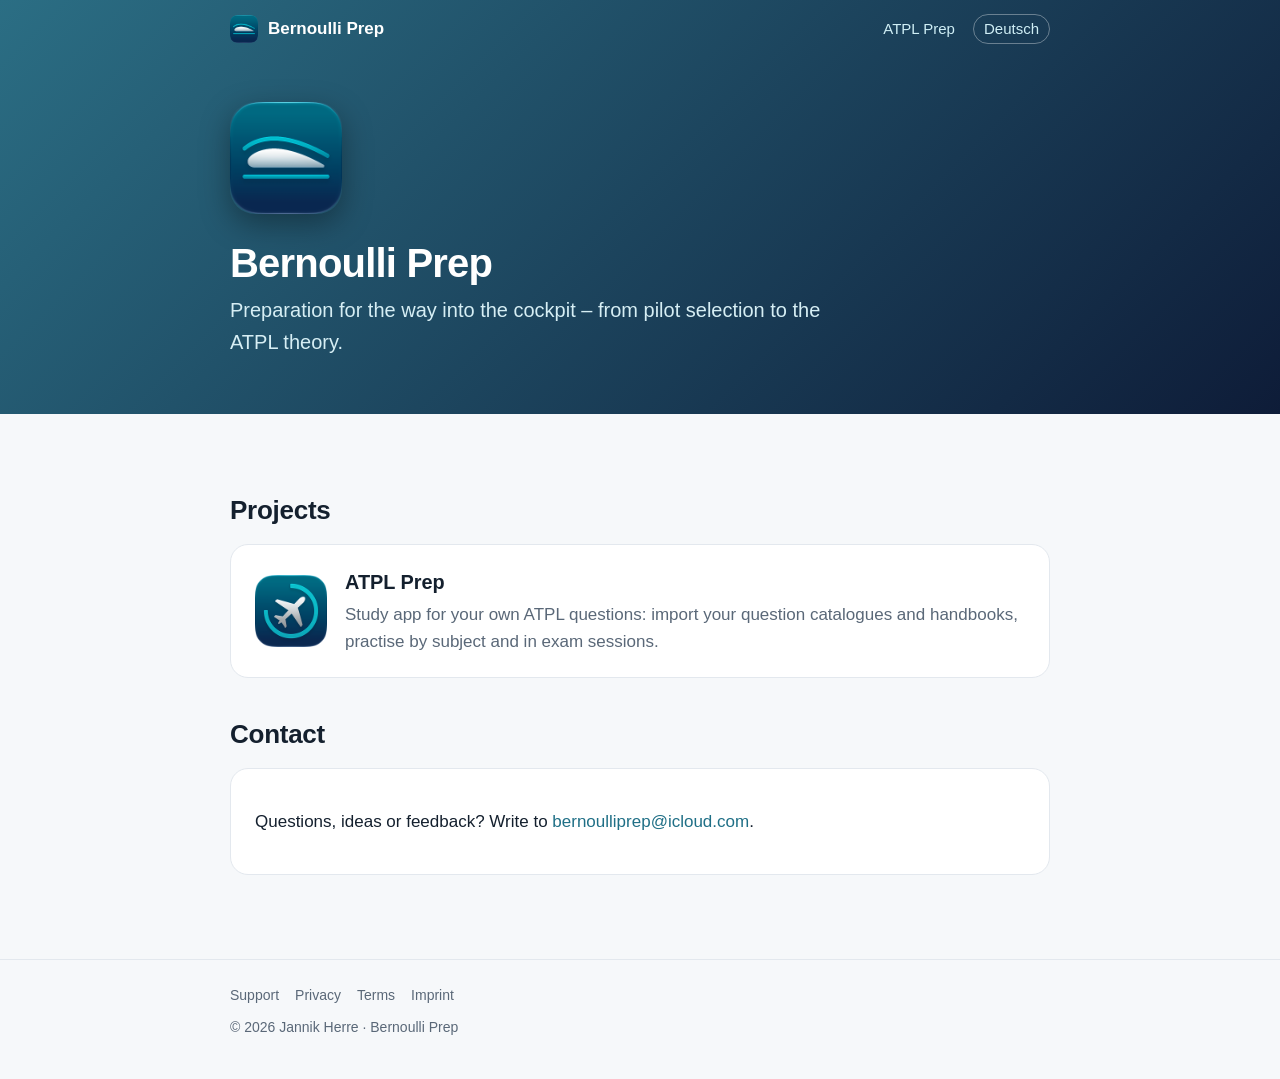
<file: index.html>
<!doctype html>
<html lang="en">
<head>
<meta charset="utf-8">
<meta name="viewport" content="width=device-width, initial-scale=1">
<title>Bernoulli Prep</title>
<meta name="description" content="Preparation for the way into the cockpit.">
<link rel="icon" type="image/png" href="favicon.png">
<link rel="apple-touch-icon" href="assets/bernoulli-prep-180.png">
<link rel="alternate" hreflang="de" href="de/index.html">
<link rel="stylesheet" href="assets/style.css">
</head>
<body>
<header class="top"><div class="wrap"><nav><a class="brand" href="index.html"><img src="assets/bernoulli-prep-180.png" alt="">Bernoulli Prep</a><a href="atpl-prep/index.html">ATPL Prep</a><a class="lang" href="de/index.html" hreflang="de">Deutsch</a></nav><section class="hero"><img class="icon" src="assets/bernoulli-prep-512.png" alt=""><h1>Bernoulli Prep</h1><p>Preparation for the way into the cockpit – from pilot selection to the ATPL theory.</p></section></div></header>
<main><div class="wrap">
<h2>Projects</h2><a class="card app-row" href="atpl-prep/index.html" style="color:inherit;text-decoration:none"><img src="assets/icon-180.png" alt="ATPL Prep icon"><div><h3>ATPL Prep</h3><p>Study app for your own ATPL questions: import your question catalogues and handbooks, practise by subject and in exam sessions.</p></div></a><h2>Contact</h2><div class="card"><p>Questions, ideas or feedback? Write to <a href="mailto:bernoulliprep@icloud.com">bernoulliprep@icloud.com</a>.</p></div>
</div></main>
<footer><div class="wrap"><div class="links"><a href="atpl-prep/support.html">Support</a><a href="atpl-prep/privacy.html">Privacy</a><a href="atpl-prep/terms.html">Terms</a><a href="imprint.html">Imprint</a></div><div style="margin-top:10px">© 2026 Jannik Herre · <a href="index.html">Bernoulli Prep</a></div></div></footer>
</body>
</html>
</file>
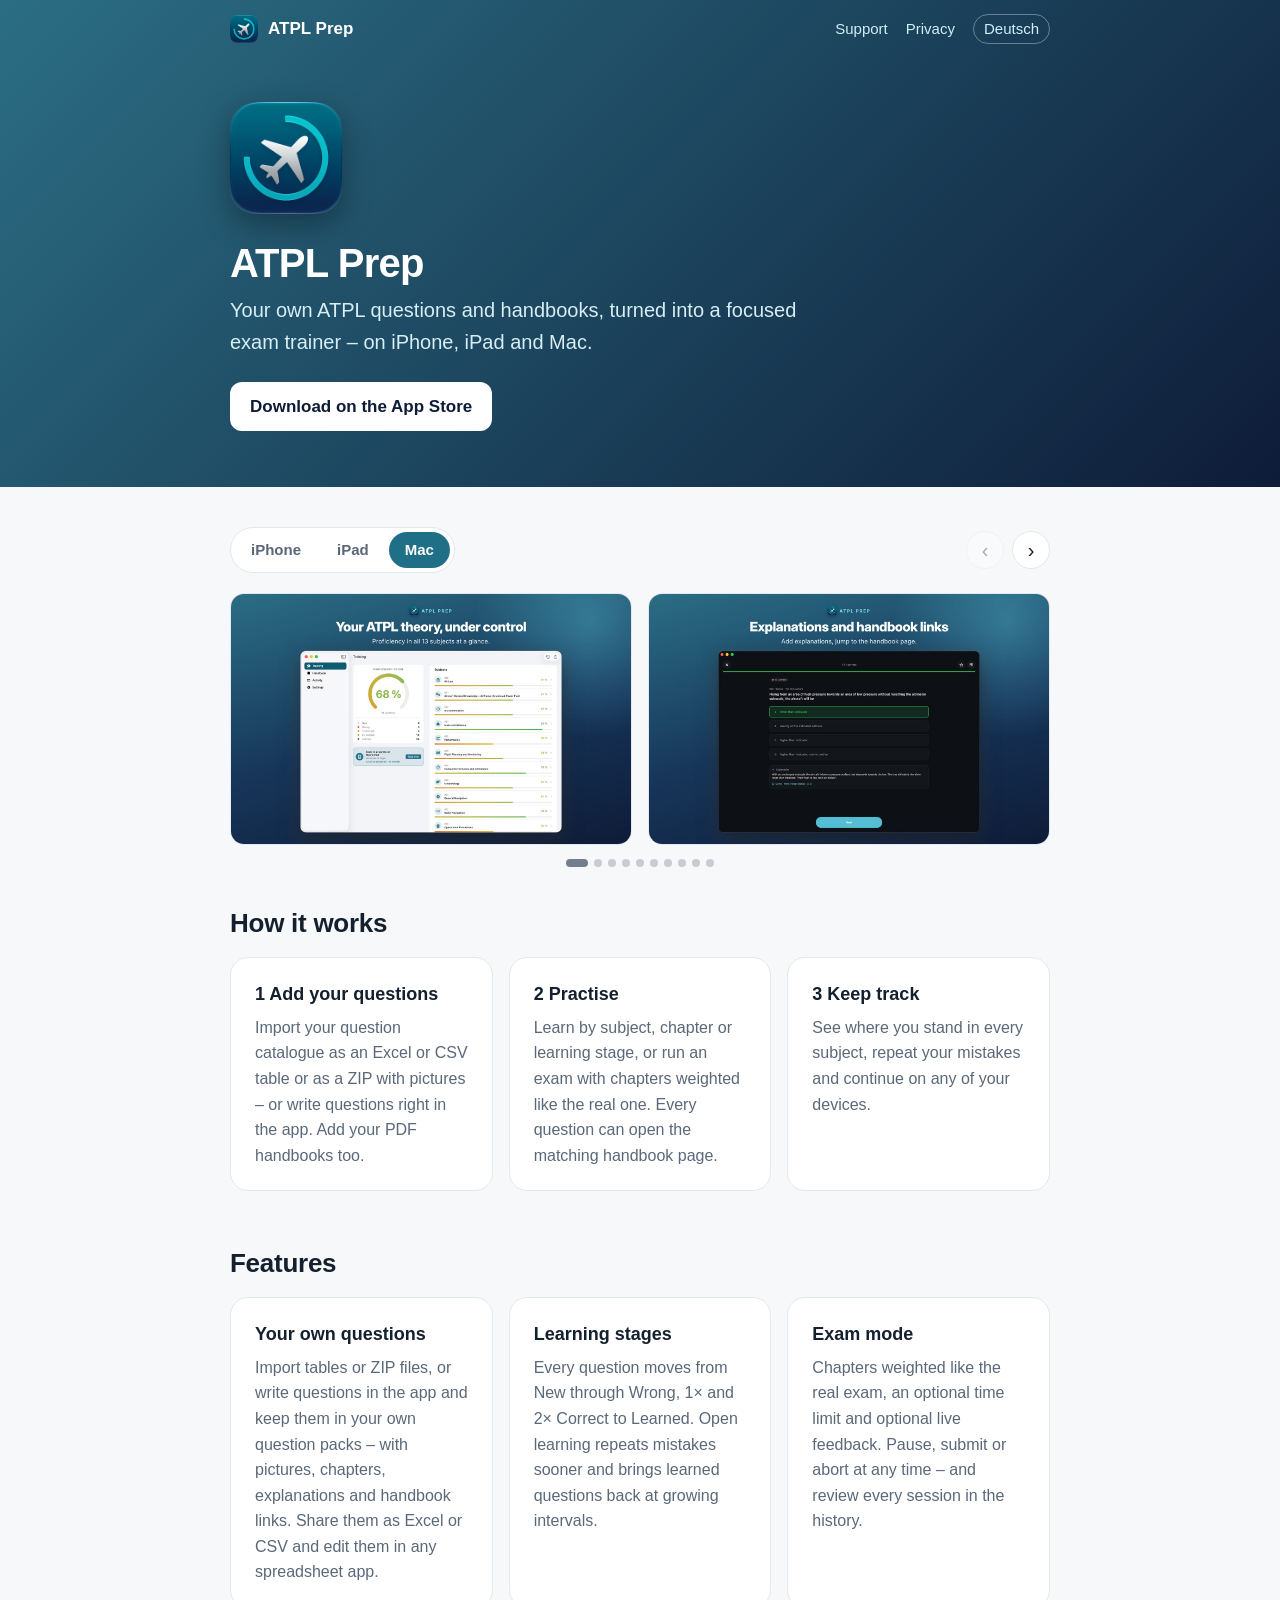
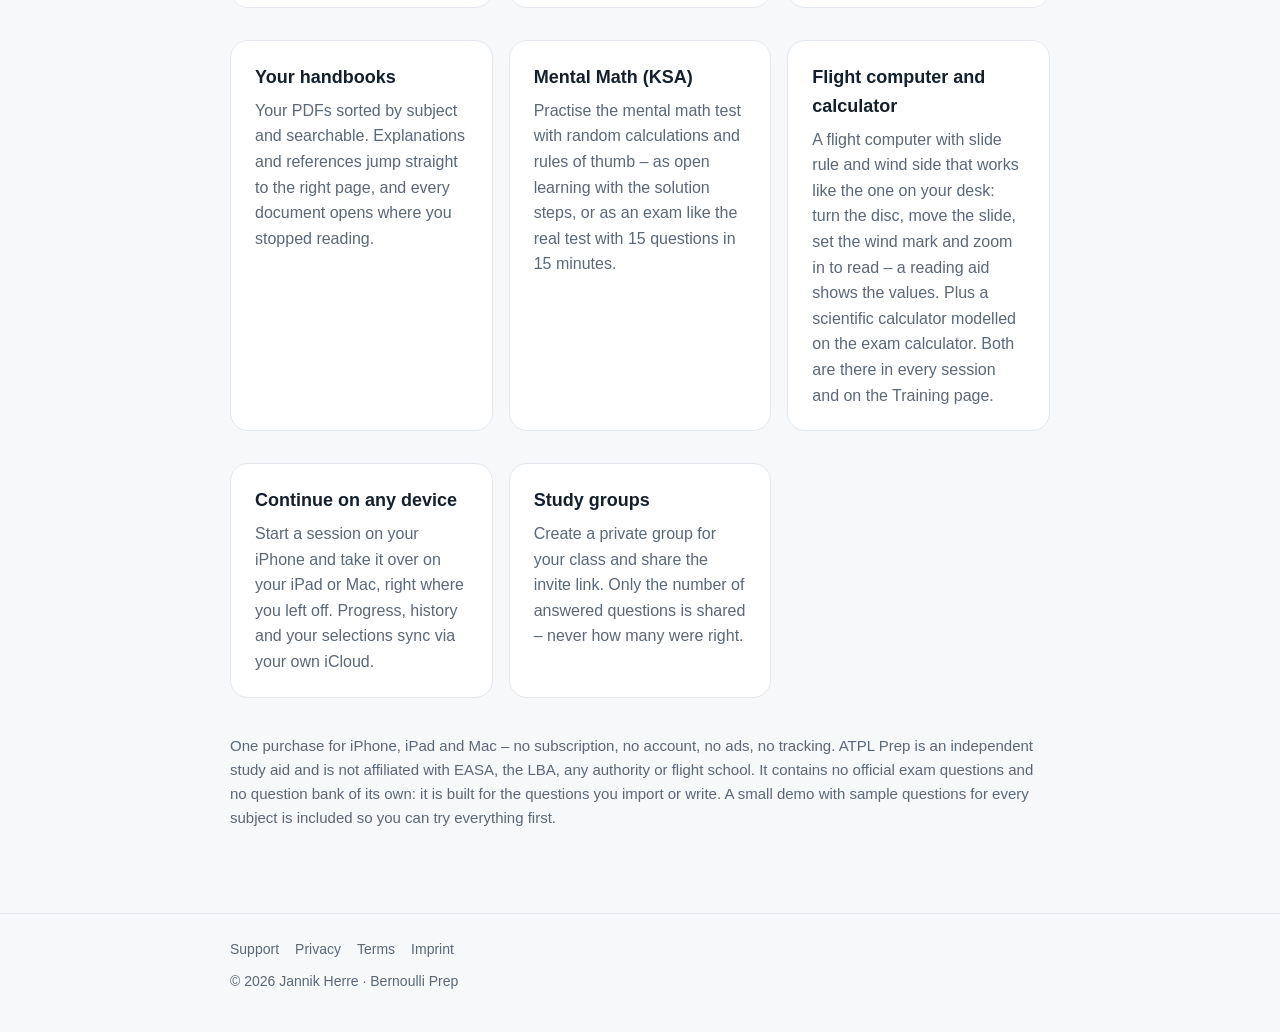
<file: atpl-prep/index.html>
<!doctype html>
<html lang="en">
<head>
<meta charset="utf-8">
<meta name="viewport" content="width=device-width, initial-scale=1">
<title>ATPL Prep – Exam Trainer</title>
<meta name="description" content="Exam trainer for your own ATPL questions and handbooks on iPhone, iPad and Mac.">
<link rel="icon" type="image/png" href="../assets/atpl-prep-32.png">
<link rel="apple-touch-icon" href="../assets/icon-180.png">
<link rel="alternate" hreflang="de" href="de.html">
<link rel="stylesheet" href="../assets/style.css">
</head>
<body>
<header class="top"><div class="wrap"><nav><a class="brand" href="index.html"><img src="../assets/icon-180.png" alt="">ATPL Prep</a><a href="support.html">Support</a><a href="privacy.html">Privacy</a><a class="lang" href="de.html" hreflang="de">Deutsch</a></nav><section class="hero"><img class="icon" src="../assets/icon-512.png" alt=""><h1>ATPL Prep</h1><p>Your own ATPL questions and handbooks, turned into a focused exam trainer – on iPhone, iPad and Mac.</p><a class="btn" href="https://apps.apple.com/app/atpl-prep/id6823700817">Download on the App Store</a></section></div></header>
<main><div class="wrap">
<div class="gallery"><div class="gbar"><div class="seg" role="tablist" aria-label="Screenshots"><button type="button" role="tab" data-d="iphone" aria-selected="true">iPhone</button><button type="button" role="tab" data-d="ipad" aria-selected="false">iPad</button><button type="button" role="tab" data-d="mac" aria-selected="false">Mac</button></div><div class="arrows"><button type="button" class="prev" aria-label="Previous">‹</button><button type="button" class="next" aria-label="Next">›</button></div></div><div class="shots" data-d="iphone"><img src="../assets/v11-iphone-01-training.jpg" width="600" height="1304" alt="Your ATPL theory, under control" loading="lazy"><img src="../assets/v11-iphone-03-question.jpg" width="600" height="1304" alt="Explanations and handbook links" loading="lazy"><img src="../assets/v11-iphone-04-handbook.jpg" width="600" height="1304" alt="From question to handbook in one tap" loading="lazy"><img src="../assets/v12-iphone-09-navigator.jpg" width="600" height="1304" alt="Flight computer built in" loading="lazy"><img src="../assets/v12-iphone-10-calculator.jpg" width="600" height="1304" alt="Slide rule for speed, time and fuel" loading="lazy"><img src="../assets/v12-iphone-11-pocket-calculator.jpg" width="600" height="1304" alt="Your exam calculator, always at hand" loading="lazy"><img src="../assets/v11-iphone-05-subject.jpg" width="600" height="1304" alt="Practise exactly what you need" loading="lazy"><img src="../assets/v11-iphone-02-guide.jpg" width="600" height="1304" alt="Bring your own questions" loading="lazy"><img src="../assets/v11-iphone-06-handoff.jpg" width="600" height="1304" alt="Continue on any device" loading="lazy"><img src="../assets/v11-iphone-07-group.jpg" width="600" height="1304" alt="Learn together with your class" loading="lazy"><img src="../assets/v11-iphone-08-light-dark.jpg" width="600" height="1304" alt="Light or dark – your choice" loading="lazy"></div><div class="shots" data-d="ipad" hidden><img src="../assets/v11-ipad-01-training.jpg" width="1227" height="920" alt="Your ATPL theory, under control" loading="lazy"><img src="../assets/v11-ipad-03-question.jpg" width="1227" height="920" alt="Explanations and handbook links" loading="lazy"><img src="../assets/v11-ipad-04-handbook.jpg" width="1227" height="920" alt="From question to handbook in one tap" loading="lazy"><img src="../assets/v12-ipad-09-navigator.jpg" width="1227" height="920" alt="Flight computer built in" loading="lazy"><img src="../assets/v12-ipad-10-calculator.jpg" width="1227" height="920" alt="Slide rule for speed, time and fuel" loading="lazy"><img src="../assets/v12-ipad-11-pocket-calculator.jpg" width="1227" height="920" alt="Your exam calculator, always at hand" loading="lazy"><img src="../assets/v11-ipad-05-subject.jpg" width="1227" height="920" alt="Practise exactly what you need" loading="lazy"><img src="../assets/v11-ipad-02-guide.jpg" width="1227" height="920" alt="Bring your own questions" loading="lazy"><img src="../assets/v11-ipad-06-handoff.jpg" width="1227" height="920" alt="Continue on any device" loading="lazy"><img src="../assets/v11-ipad-07-group.jpg" width="1227" height="920" alt="Learn together with your class" loading="lazy"><img src="../assets/v11-ipad-08-light-dark.jpg" width="1227" height="920" alt="Light or dark – your choice" loading="lazy"></div><div class="shots" data-d="mac" hidden><img src="../assets/v11-mac-01-training.jpg" width="1472" height="920" alt="Your ATPL theory, under control" loading="lazy"><img src="../assets/v11-mac-03-question.jpg" width="1472" height="920" alt="Explanations and handbook links" loading="lazy"><img src="../assets/v11-mac-04-handbook.jpg" width="1472" height="920" alt="From question to handbook in one tap" loading="lazy"><img src="../assets/v12-mac-09-navigator.jpg" width="1472" height="920" alt="Flight computer built in" loading="lazy"><img src="../assets/v12-mac-10-calculator.jpg" width="1472" height="920" alt="Slide rule for speed, time and fuel" loading="lazy"><img src="../assets/v12-mac-11-pocket-calculator.jpg" width="1472" height="920" alt="Your exam calculator, always at hand" loading="lazy"><img src="../assets/v11-mac-05-subject.jpg" width="1472" height="920" alt="Practise exactly what you need" loading="lazy"><img src="../assets/v11-mac-02-guide.jpg" width="1472" height="920" alt="Bring your own questions" loading="lazy"><img src="../assets/v11-mac-06-handoff.jpg" width="1472" height="920" alt="Continue on any device" loading="lazy"><img src="../assets/v11-mac-07-group.jpg" width="1472" height="920" alt="Learn together with your class" loading="lazy"><img src="../assets/v11-mac-08-light-dark.jpg" width="1472" height="920" alt="Light or dark – your choice" loading="lazy"></div></div><script>(function(){var g=document.querySelector('.gallery');if(!g)return;var prev=g.querySelector('.prev'),next=g.querySelector('.next'),dots=document.createElement('div');dots.className='dots';g.appendChild(dots);function cur(){return g.querySelector('.shots:not([hidden])')}function pos(s){var im=s.querySelectorAll('img'),f=im[0].offsetLeft,m=s.scrollWidth-s.clientWidth,r=[];for(var i=0;i<im.length;i++){var p=Math.min(im[i].offsetLeft-f,m);if(!r.length||p-r[r.length-1]>4)r.push(p)}return r}function at(s,p){var l=s.scrollLeft,a=0;p.forEach(function(x,i){if(Math.abs(x-l)<Math.abs(p[a]-l))a=i});return a}function upd(){var s=cur();if(!s)return;var p=pos(s),a=at(s,p),l=s.scrollLeft;Array.prototype.forEach.call(dots.children,function(b,i){b.setAttribute('aria-current',i===a)});if(prev){prev.disabled=l<4;next.disabled=l+s.clientWidth>=s.scrollWidth-4;prev.parentNode.style.visibility=p.length<2?'hidden':''}}function build(){var s=cur();if(!s)return;var p=pos(s);dots.innerHTML='';dots.style.visibility=p.length<2?'hidden':'';if(p.length>1)p.forEach(function(x,i){var b=document.createElement('button');b.type='button';b.setAttribute('aria-label',(i+1)+' / '+p.length);b.onclick=function(){s.scrollTo({left:x,behavior:'smooth'})};dots.appendChild(b)});upd()}function show(d){g.querySelectorAll('[role=tab]').forEach(function(b){b.setAttribute('aria-selected',b.dataset.d===d)});g.querySelectorAll('.shots').forEach(function(s){s.hidden=s.dataset.d!==d;if(!s.hidden)s.scrollLeft=0});build()}g.querySelectorAll('[role=tab]').forEach(function(b){b.onclick=function(){show(b.dataset.d)}});g.querySelectorAll('.shots').forEach(function(s){s.addEventListener('scroll',upd,{passive:true})});function step(dir){var s=cur(),p=pos(s),a=Math.max(0,Math.min(p.length-1,at(s,p)+dir));s.scrollTo({left:p[a],behavior:'smooth'})}if(prev){prev.onclick=function(){step(-1)};next.onclick=function(){step(1)}}window.addEventListener('resize',build);g.querySelectorAll('img').forEach(function(i){i.addEventListener('load',build)});window.addEventListener('load',build);var de=document.documentElement.lang=='de',lb=document.createElement('div');lb.className='lb';lb.hidden=true;lb.setAttribute('role','dialog');lb.setAttribute('aria-modal','true');lb.innerHTML='<div class=lb-track></div><button type=button class=lb-x aria-label='+(de?'Schließen':'Close')+'>×</button><button type=button class=lb-p aria-label='+(de?'Zurück':'Previous')+'>‹</button><button type=button class=lb-f aria-label='+(de?'Weiter':'Next')+'>›</button><div class=lb-c></div>';document.body.appendChild(lb);var tr=lb.querySelector('.lb-track'),lc=lb.querySelector('.lb-c'),lp=lb.querySelector('.lb-p'),lf=lb.querySelector('.lb-f');function li(){return Math.round(tr.scrollLeft/tr.clientWidth)}function lu(){var n=tr.children.length,i=li();lc.textContent=(i+1)+' / '+n;lp.disabled=i<1;lf.disabled=i>=n-1}function lopen(s,k){tr.innerHTML='';s.querySelectorAll('img').forEach(function(im){var d=document.createElement('div'),c=document.createElement('img');c.src=im.currentSrc||im.src;c.alt='';d.appendChild(c);tr.appendChild(d)});lb.hidden=false;document.documentElement.style.overflow='hidden';tr.scrollLeft=k*tr.clientWidth;lu();lb.querySelector('.lb-x').focus()}function lclose(){lb.hidden=true;document.documentElement.style.overflow=''}function lgo(d){tr.scrollTo({left:(li()+d)*tr.clientWidth,behavior:'smooth'})}tr.addEventListener('scroll',lu,{passive:true});lb.querySelector('.lb-x').onclick=lclose;lp.onclick=function(){lgo(-1)};lf.onclick=function(){lgo(1)};tr.addEventListener('click',function(e){if(e.target.tagName!=='IMG')lclose()});document.addEventListener('keydown',function(e){if(lb.hidden)return;if(e.key==='Escape')lclose();else if(e.key==='ArrowLeft')lgo(-1);else if(e.key==='ArrowRight')lgo(1)});g.querySelectorAll('.shots').forEach(function(s){s.querySelectorAll('img').forEach(function(im,k){im.addEventListener('click',function(){lopen(s,k)})})});var ua=navigator.userAgent,d='mac';if(/iPhone|iPod|Android.*Mobile/.test(ua))d='iphone';else if(/iPad|Android/.test(ua)||(/Macintosh/.test(ua)&&navigator.maxTouchPoints>1))d='ipad';show(d)})();</script><h2>How it works</h2><div class="grid"><div class="card"><h3>1  Add your questions</h3><p>Import your question catalogue as an Excel or CSV table or as a ZIP with pictures – or write questions right in the app. Add your PDF handbooks too.</p></div><div class="card"><h3>2  Practise</h3><p>Learn by subject, chapter or learning stage, or run an exam with chapters weighted like the real one. Every question can open the matching handbook page.</p></div><div class="card"><h3>3  Keep track</h3><p>See where you stand in every subject, repeat your mistakes and continue on any of your devices.</p></div></div><h2>Features</h2><div class="grid"><div class="card"><h3>Your own questions</h3><p>Import tables or ZIP files, or write questions in the app and keep them in your own question packs – with pictures, chapters, explanations and handbook links. Share them as Excel or CSV and edit them in any spreadsheet app.</p></div><div class="card"><h3>Learning stages</h3><p>Every question moves from New through Wrong, 1× and 2× Correct to Learned. Open learning repeats mistakes sooner and brings learned questions back at growing intervals.</p></div><div class="card"><h3>Exam mode</h3><p>Chapters weighted like the real exam, an optional time limit and optional live feedback. Pause, submit or abort at any time – and review every session in the history.</p></div><div class="card"><h3>Your handbooks</h3><p>Your PDFs sorted by subject and searchable. Explanations and references jump straight to the right page, and every document opens where you stopped reading.</p></div><div class="card"><h3>Mental Math (KSA)</h3><p>Practise the mental math test with random calculations and rules of thumb – as open learning with the solution steps, or as an exam like the real test with 15 questions in 15 minutes.</p></div><div class="card"><h3>Flight computer and calculator</h3><p>A flight computer with slide rule and wind side that works like the one on your desk: turn the disc, move the slide, set the wind mark and zoom in to read – a reading aid shows the values. Plus a scientific calculator modelled on the exam calculator. Both are there in every session and on the Training page.</p></div><div class="card"><h3>Continue on any device</h3><p>Start a session on your iPhone and take it over on your iPad or Mac, right where you left off. Progress, history and your selections sync via your own iCloud.</p></div><div class="card"><h3>Study groups</h3><p>Create a private group for your class and share the invite link. Only the number of answered questions is shared – never how many were right.</p></div></div><p style="color:var(--muted);font-size:15px;margin-top:20px">One purchase for iPhone, iPad and Mac – no subscription, no account, no ads, no tracking. ATPL Prep is an independent study aid and is not affiliated with EASA, the LBA, any authority or flight school. It contains no official exam questions and no question bank of its own: it is built for the questions you import or write. A small demo with sample questions for every subject is included so you can try everything first.</p>
</div></main>
<footer><div class="wrap"><div class="links"><a href="support.html">Support</a><a href="privacy.html">Privacy</a><a href="terms.html">Terms</a><a href="../imprint.html">Imprint</a></div><div style="margin-top:10px">© 2026 Jannik Herre · <a href="../index.html">Bernoulli Prep</a></div></div></footer>
</body>
</html>
</file>
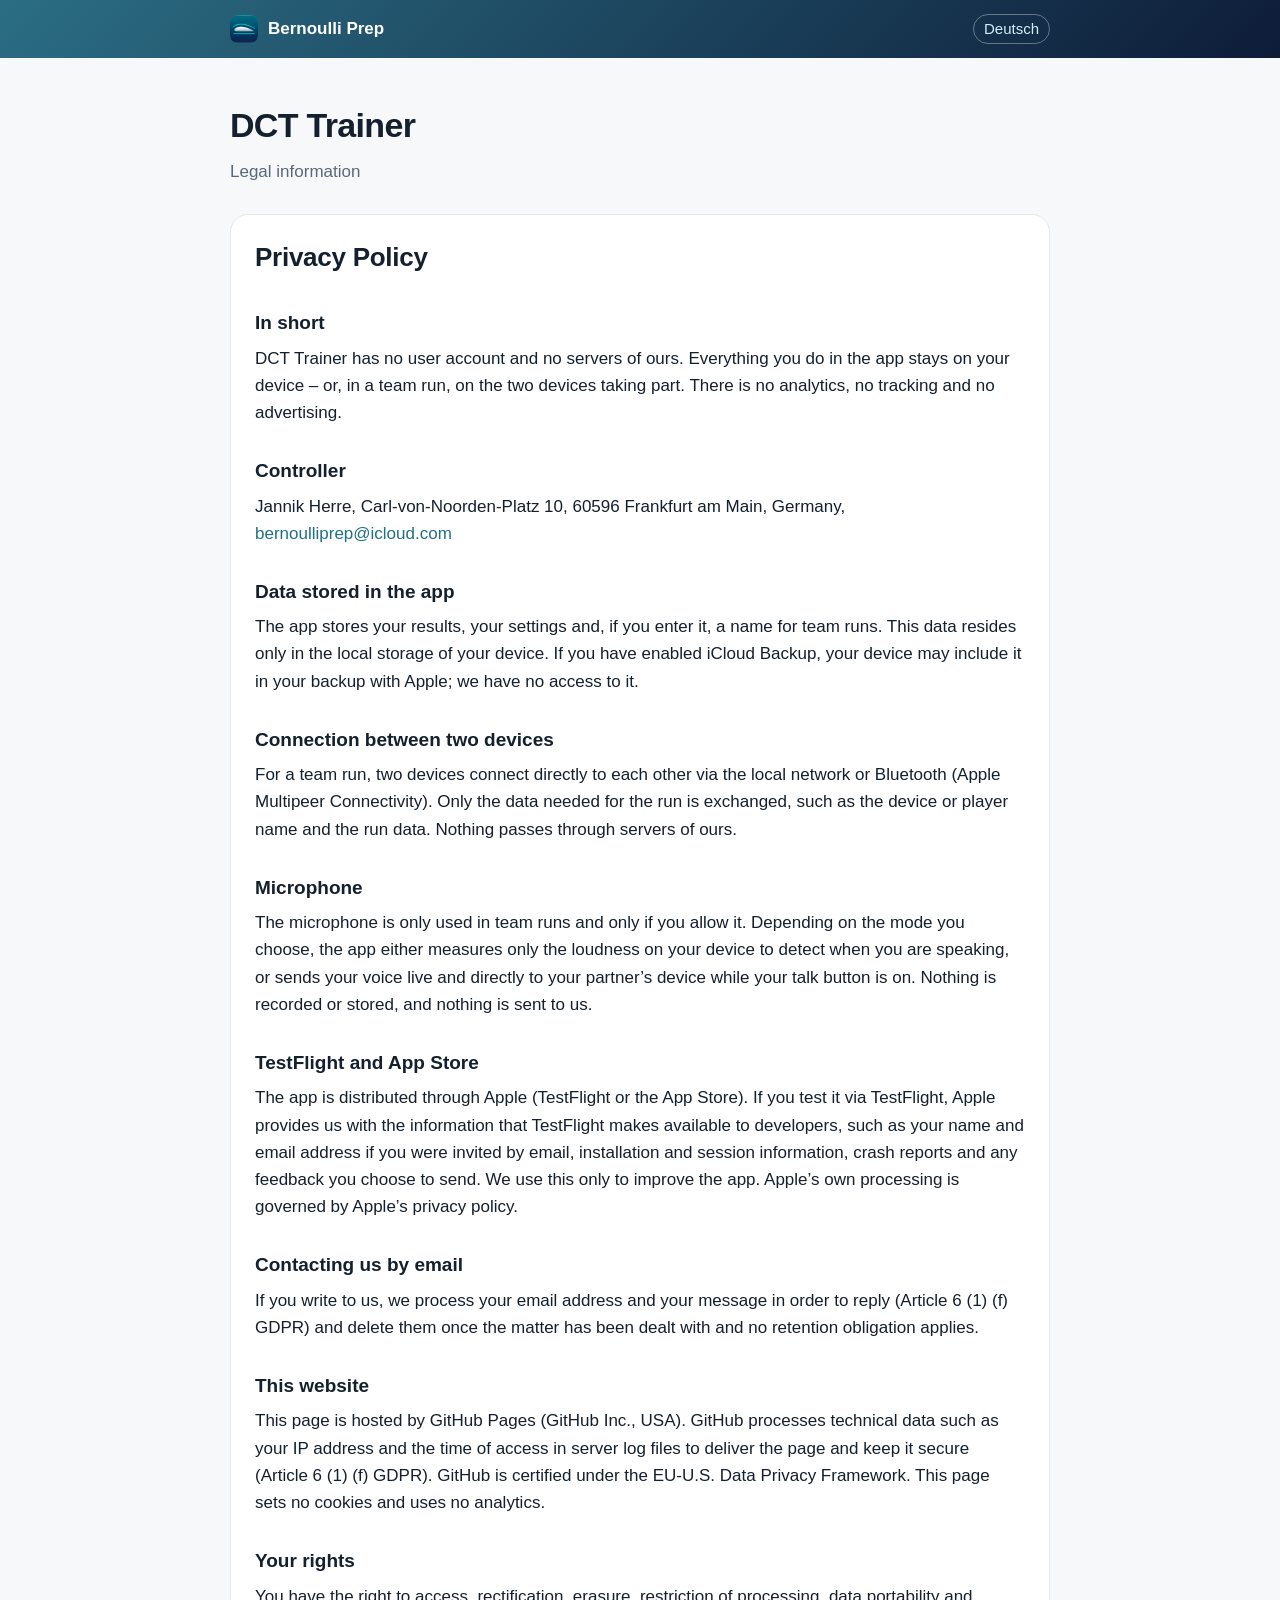
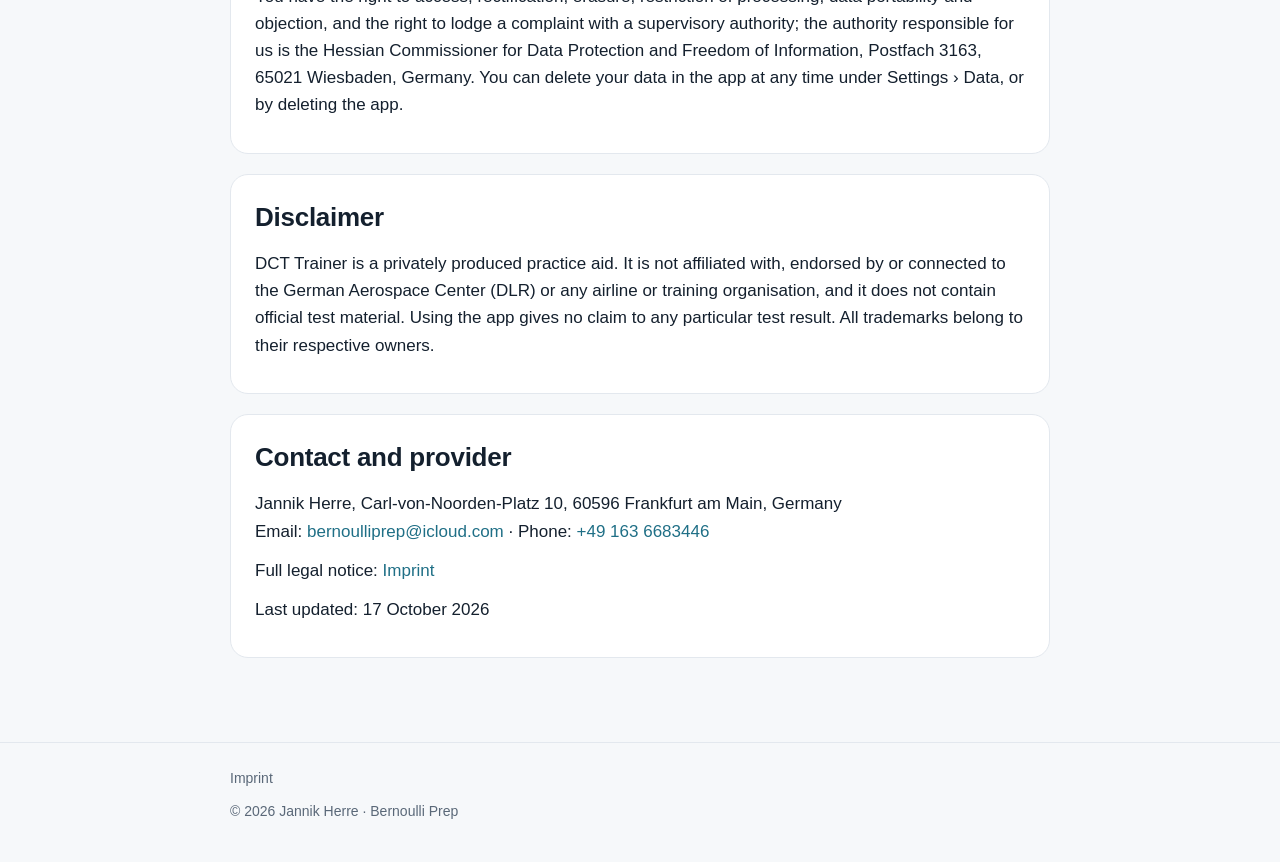
<file: dct-trainer/index.html>
<!doctype html>
<html lang="en">
<head>
<meta charset="utf-8">
<meta name="viewport" content="width=device-width, initial-scale=1">
<meta name="robots" content="noindex, nofollow">
<title>DCT Trainer – Legal</title>
<meta name="description" content="Legal information for the DCT Trainer app">
<link rel="icon" type="image/png" href="../favicon.png">
<link rel="apple-touch-icon" href="../assets/bernoulli-prep-180.png">
<link rel="alternate" hreflang="de" href="de.html">
<link rel="stylesheet" href="../assets/style.css">
<style>.page .card h2{margin-top:0}.page .card+.card{margin-top:20px}</style>
</head>
<body>
<header class="top"><div class="wrap"><nav><a class="brand" href="../index.html"><img src="../assets/bernoulli-prep-180.png" alt="">Bernoulli Prep</a><a class="lang" href="de.html" hreflang="de">Deutsch</a></nav></div></header>
<main><div class="wrap">
<article class="page"><h1>DCT Trainer</h1><p class="sub">Legal information</p>
<div class="card" id="privacy"><h2>Privacy Policy</h2>
<h3>In short</h3>
<p>DCT Trainer has no user account and no servers of ours. Everything you do in the app stays on your device – or, in a team run, on the two devices taking part. There is no analytics, no tracking and no advertising.</p>
<h3>Controller</h3>
<p>Jannik Herre, Carl-von-Noorden-Platz 10, 60596 Frankfurt am Main, Germany, <a href="mailto:bernoulliprep@icloud.com">bernoulliprep@icloud.com</a></p>
<h3>Data stored in the app</h3>
<p>The app stores your results, your settings and, if you enter it, a name for team runs. This data resides only in the local storage of your device. If you have enabled iCloud Backup, your device may include it in your backup with Apple; we have no access to it.</p>
<h3>Connection between two devices</h3>
<p>For a team run, two devices connect directly to each other via the local network or Bluetooth (Apple Multipeer Connectivity). Only the data needed for the run is exchanged, such as the device or player name and the run data. Nothing passes through servers of ours.</p>
<h3>Microphone</h3>
<p>The microphone is only used in team runs and only if you allow it. Depending on the mode you choose, the app either measures only the loudness on your device to detect when you are speaking, or sends your voice live and directly to your partner’s device while your talk button is on. Nothing is recorded or stored, and nothing is sent to us.</p>
<h3>TestFlight and App Store</h3>
<p>The app is distributed through Apple (TestFlight or the App Store). If you test it via TestFlight, Apple provides us with the information that TestFlight makes available to developers, such as your name and email address if you were invited by email, installation and session information, crash reports and any feedback you choose to send. We use this only to improve the app. Apple’s own processing is governed by Apple’s privacy policy.</p>
<h3>Contacting us by email</h3>
<p>If you write to us, we process your email address and your message in order to reply (Article 6 (1) (f) GDPR) and delete them once the matter has been dealt with and no retention obligation applies.</p>
<h3>This website</h3>
<p>This page is hosted by GitHub Pages (GitHub Inc., USA). GitHub processes technical data such as your IP address and the time of access in server log files to deliver the page and keep it secure (Article 6 (1) (f) GDPR). GitHub is certified under the EU-U.S. Data Privacy Framework. This page sets no cookies and uses no analytics.</p>
<h3>Your rights</h3>
<p>You have the right to access, rectification, erasure, restriction of processing, data portability and objection, and the right to lodge a complaint with a supervisory authority; the authority responsible for us is the Hessian Commissioner for Data Protection and Freedom of Information, Postfach 3163, 65021 Wiesbaden, Germany. You can delete your data in the app at any time under Settings › Data, or by deleting the app.</p>
</div>
<div class="card" id="disclaimer"><h2>Disclaimer</h2>
<p>DCT Trainer is a privately produced practice aid. It is not affiliated with, endorsed by or connected to the German Aerospace Center (DLR) or any airline or training organisation, and it does not contain official test material. Using the app gives no claim to any particular test result. All trademarks belong to their respective owners.</p>
</div>
<div class="card" id="contact"><h2>Contact and provider</h2>
<p>Jannik Herre, Carl-von-Noorden-Platz 10, 60596 Frankfurt am Main, Germany<br>Email: <a href="mailto:bernoulliprep@icloud.com">bernoulliprep@icloud.com</a> · Phone: <a href="tel:+491636683446" style="white-space:nowrap">+49 163 6683446</a></p>
<p>Full legal notice: <a href="../imprint.html">Imprint</a></p>
<p>Last updated: 17 October 2026</p>
</div>
</article>
</div></main>
<footer><div class="wrap"><div class="links"><a href="../imprint.html">Imprint</a></div><div style="margin-top:10px">© 2026 Jannik Herre · <a href="../index.html">Bernoulli Prep</a></div></div></footer>
</body>
</html>
</file>
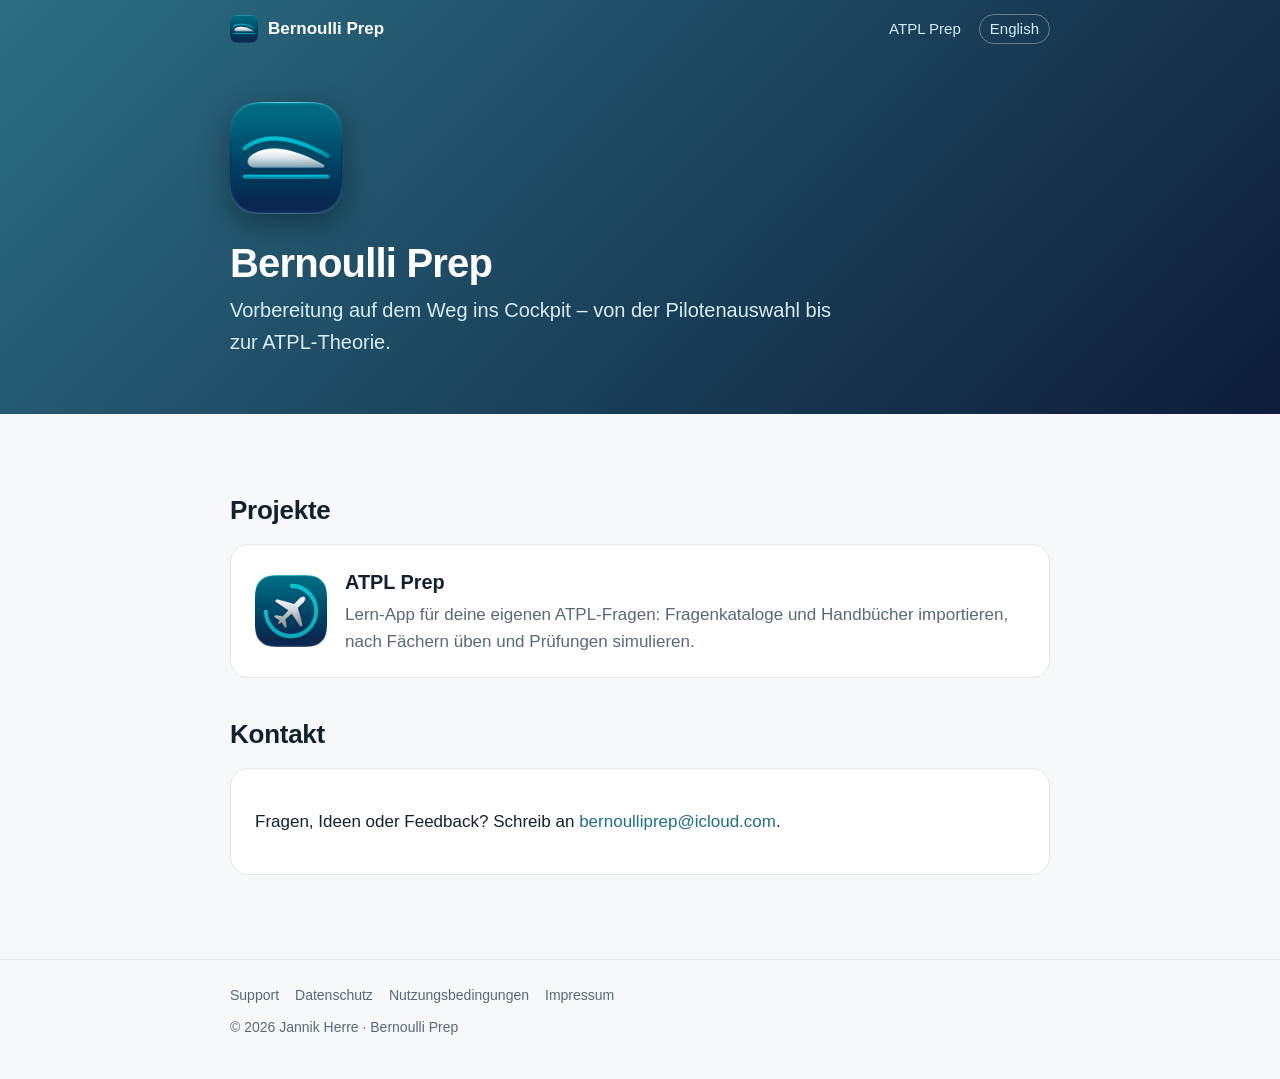
<file: de/index.html>
<!doctype html>
<html lang="de">
<head>
<meta charset="utf-8">
<meta name="viewport" content="width=device-width, initial-scale=1">
<title>Bernoulli Prep</title>
<meta name="description" content="Vorbereitung auf dem Weg ins Cockpit.">
<link rel="icon" type="image/png" href="../favicon.png">
<link rel="apple-touch-icon" href="../assets/bernoulli-prep-180.png">
<link rel="alternate" hreflang="en" href="../index.html">
<link rel="stylesheet" href="../assets/style.css">
</head>
<body>
<header class="top"><div class="wrap"><nav><a class="brand" href="index.html"><img src="../assets/bernoulli-prep-180.png" alt="">Bernoulli Prep</a><a href="../atpl-prep/de.html">ATPL Prep</a><a class="lang" href="../index.html" hreflang="en">English</a></nav><section class="hero"><img class="icon" src="../assets/bernoulli-prep-512.png" alt=""><h1>Bernoulli Prep</h1><p>Vorbereitung auf dem Weg ins Cockpit – von der Pilotenauswahl bis zur ATPL-Theorie.</p></section></div></header>
<main><div class="wrap">
<h2>Projekte</h2><a class="card app-row" href="../atpl-prep/de.html" style="color:inherit;text-decoration:none"><img src="../assets/icon-180.png" alt="ATPL Prep Icon"><div><h3>ATPL Prep</h3><p>Lern-App für deine eigenen ATPL-Fragen: Fragenkataloge und Handbücher importieren, nach Fächern üben und Prüfungen simulieren.</p></div></a><h2>Kontakt</h2><div class="card"><p>Fragen, Ideen oder Feedback? Schreib an <a href="mailto:bernoulliprep@icloud.com">bernoulliprep@icloud.com</a>.</p></div>
</div></main>
<footer><div class="wrap"><div class="links"><a href="../atpl-prep/support-de.html">Support</a><a href="../atpl-prep/datenschutz.html">Datenschutz</a><a href="../atpl-prep/nutzungsbedingungen.html">Nutzungsbedingungen</a><a href="../impressum.html">Impressum</a></div><div style="margin-top:10px">© 2026 Jannik Herre · <a href="index.html">Bernoulli Prep</a></div></div></footer>
</body>
</html>
</file>
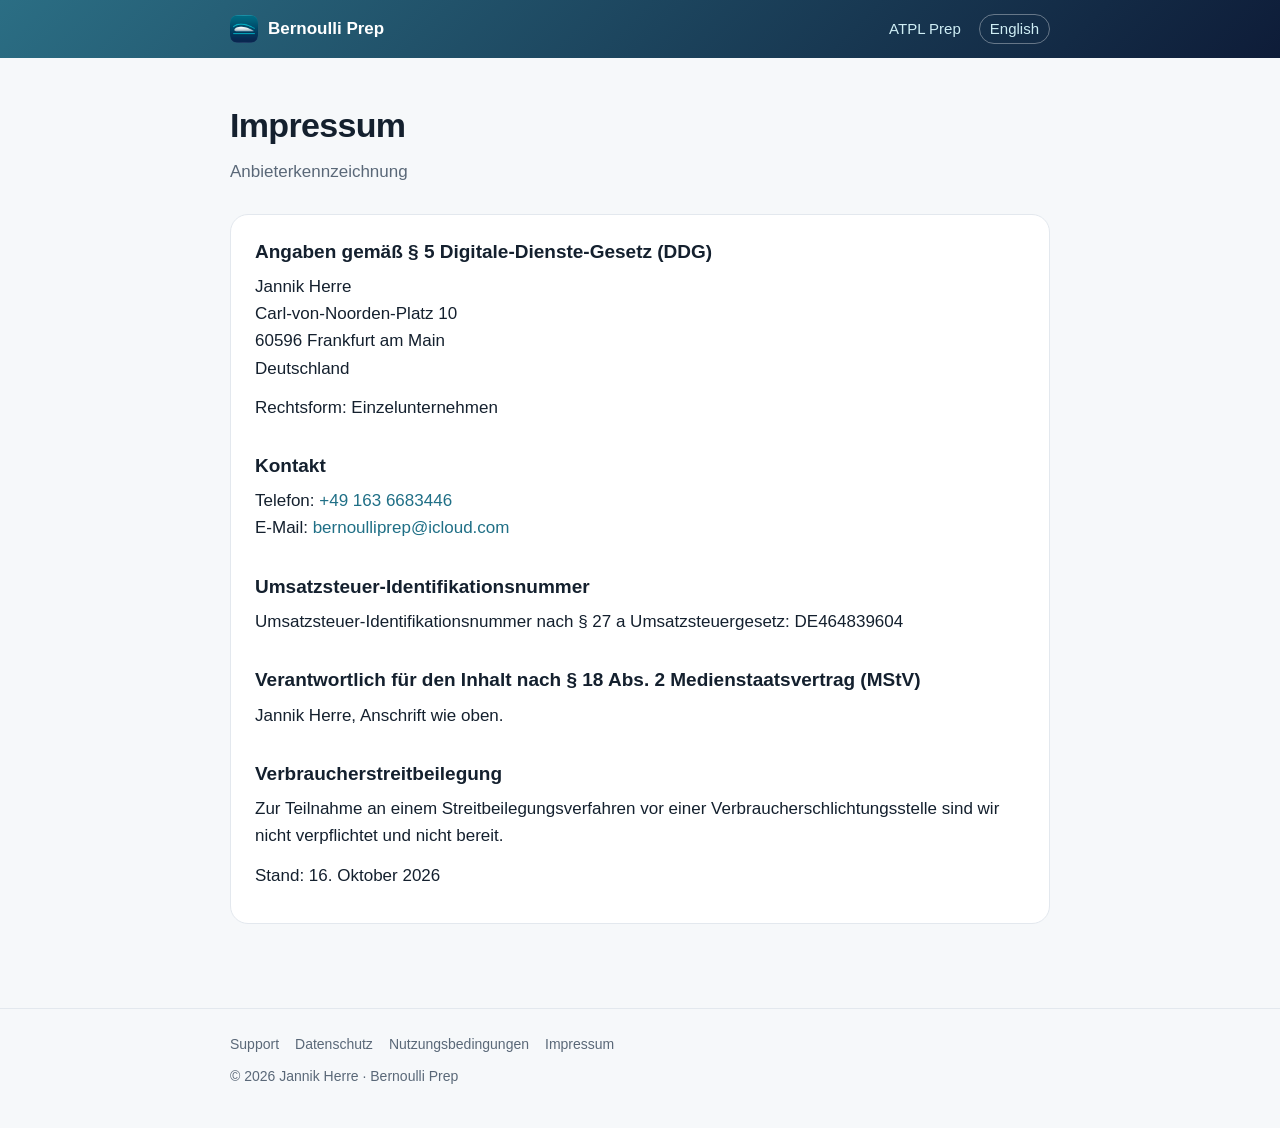
<file: impressum.html>
<!doctype html>
<html lang="de">
<head>
<meta charset="utf-8">
<meta name="viewport" content="width=device-width, initial-scale=1">
<title>Impressum – Bernoulli Prep</title>
<meta name="description" content="Anbieterkennzeichnung">
<link rel="icon" type="image/png" href="favicon.png">
<link rel="apple-touch-icon" href="assets/bernoulli-prep-180.png">
<link rel="alternate" hreflang="en" href="imprint.html">
<link rel="stylesheet" href="assets/style.css">
</head>
<body>
<header class="top"><div class="wrap"><nav><a class="brand" href="de/index.html"><img src="assets/bernoulli-prep-180.png" alt="">Bernoulli Prep</a><a href="atpl-prep/de.html">ATPL Prep</a><a class="lang" href="imprint.html" hreflang="en">English</a></nav></div></header>
<main><div class="wrap">
<article class="page"><h1>Impressum</h1><p class="sub">Anbieterkennzeichnung</p><div class="card"><h3>Angaben gemäß § 5 Digitale-Dienste-Gesetz (DDG)</h3>
<p>Jannik Herre<br>Carl-von-Noorden-Platz 10<br>60596 Frankfurt am Main<br>Deutschland</p>
<p>Rechtsform: Einzelunternehmen</p>
<h3>Kontakt</h3>
<p>Telefon: <a href="tel:+491636683446" style="white-space:nowrap">+49 163 6683446</a><br>E-Mail: <a href="mailto:bernoulliprep@icloud.com">bernoulliprep@icloud.com</a></p>
<h3>Umsatzsteuer-Identifikationsnummer</h3>
<p>Umsatzsteuer-Identifikationsnummer nach § 27 a Umsatzsteuergesetz: DE464839604</p>
<h3>Verantwortlich für den Inhalt nach § 18 Abs. 2 Medienstaatsvertrag (MStV)</h3>
<p>Jannik Herre, Anschrift wie oben.</p>
<h3>Verbraucherstreitbeilegung</h3>
<p>Zur Teilnahme an einem Streitbeilegungsverfahren vor einer Verbraucherschlichtungsstelle sind wir nicht verpflichtet und nicht bereit.</p>
<p>Stand: 16. Oktober 2026</p></div></article>
</div></main>
<footer><div class="wrap"><div class="links"><a href="atpl-prep/support-de.html">Support</a><a href="atpl-prep/datenschutz.html">Datenschutz</a><a href="atpl-prep/nutzungsbedingungen.html">Nutzungsbedingungen</a><a href="impressum.html">Impressum</a></div><div style="margin-top:10px">© 2026 Jannik Herre · <a href="de/index.html">Bernoulli Prep</a></div></div></footer>
</body>
</html>
</file>
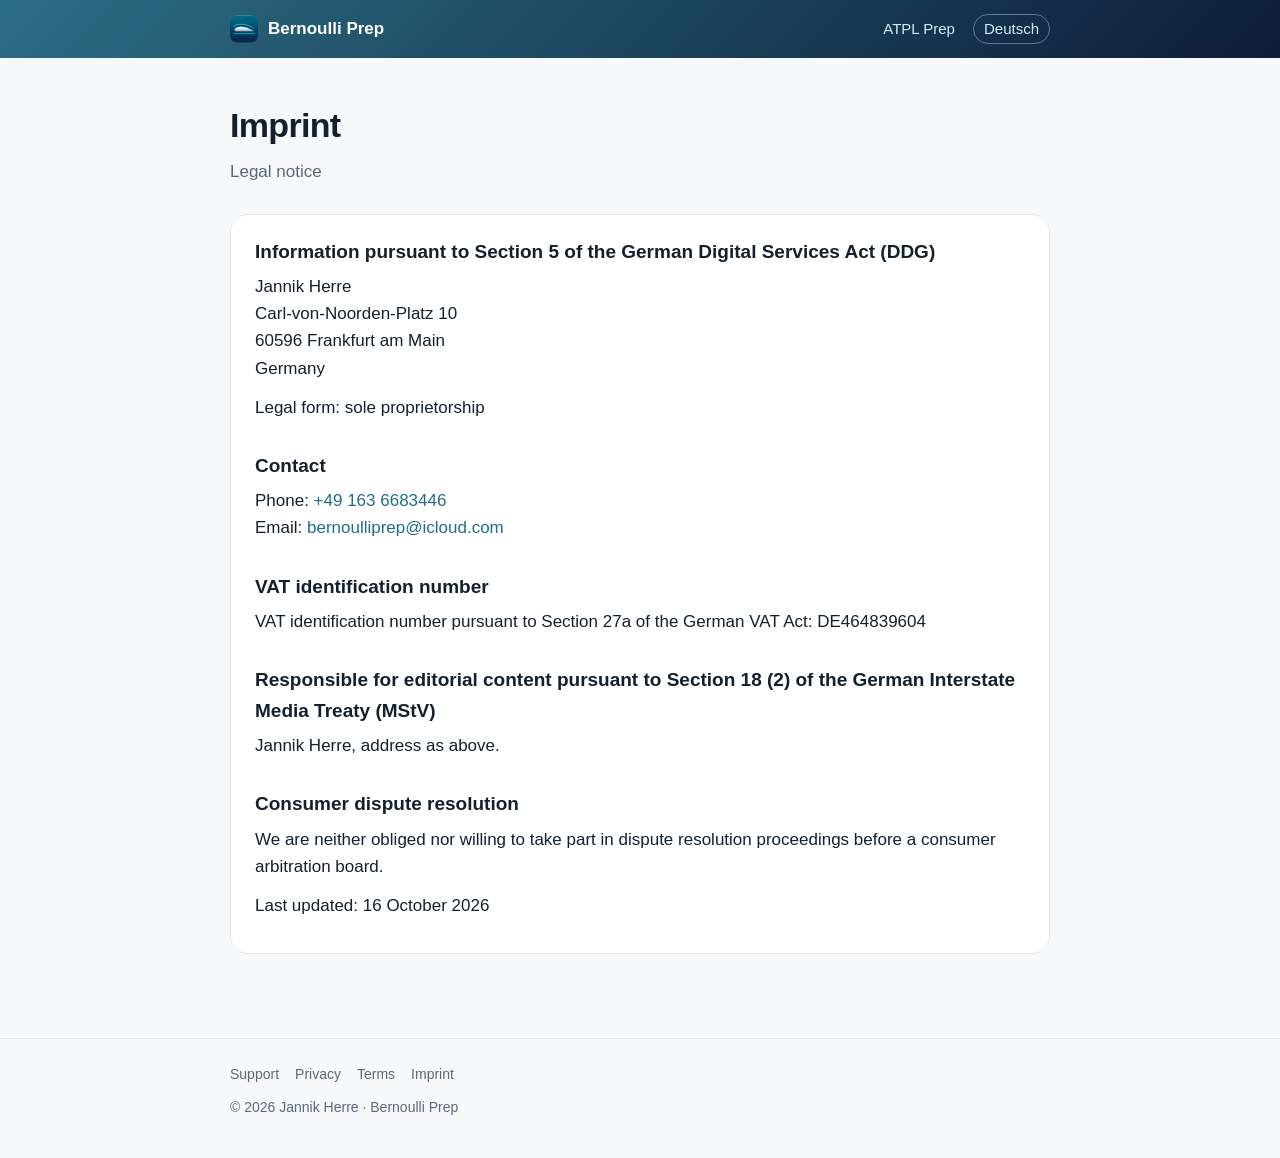
<file: imprint.html>
<!doctype html>
<html lang="en">
<head>
<meta charset="utf-8">
<meta name="viewport" content="width=device-width, initial-scale=1">
<title>Imprint – Bernoulli Prep</title>
<meta name="description" content="Legal notice">
<link rel="icon" type="image/png" href="favicon.png">
<link rel="apple-touch-icon" href="assets/bernoulli-prep-180.png">
<link rel="alternate" hreflang="de" href="impressum.html">
<link rel="stylesheet" href="assets/style.css">
</head>
<body>
<header class="top"><div class="wrap"><nav><a class="brand" href="index.html"><img src="assets/bernoulli-prep-180.png" alt="">Bernoulli Prep</a><a href="atpl-prep/index.html">ATPL Prep</a><a class="lang" href="impressum.html" hreflang="de">Deutsch</a></nav></div></header>
<main><div class="wrap">
<article class="page"><h1>Imprint</h1><p class="sub">Legal notice</p><div class="card"><h3>Information pursuant to Section 5 of the German Digital Services Act (DDG)</h3>
<p>Jannik Herre<br>Carl-von-Noorden-Platz 10<br>60596 Frankfurt am Main<br>Germany</p>
<p>Legal form: sole proprietorship</p>
<h3>Contact</h3>
<p>Phone: <a href="tel:+491636683446" style="white-space:nowrap">+49 163 6683446</a><br>Email: <a href="mailto:bernoulliprep@icloud.com">bernoulliprep@icloud.com</a></p>
<h3>VAT identification number</h3>
<p>VAT identification number pursuant to Section 27a of the German VAT Act: DE464839604</p>
<h3>Responsible for editorial content pursuant to Section 18 (2) of the German Interstate Media Treaty (MStV)</h3>
<p>Jannik Herre, address as above.</p>
<h3>Consumer dispute resolution</h3>
<p>We are neither obliged nor willing to take part in dispute resolution proceedings before a consumer arbitration board.</p>
<p>Last updated: 16 October 2026</p></div></article>
</div></main>
<footer><div class="wrap"><div class="links"><a href="atpl-prep/support.html">Support</a><a href="atpl-prep/privacy.html">Privacy</a><a href="atpl-prep/terms.html">Terms</a><a href="imprint.html">Imprint</a></div><div style="margin-top:10px">© 2026 Jannik Herre · <a href="index.html">Bernoulli Prep</a></div></div></footer>
</body>
</html>
</file>
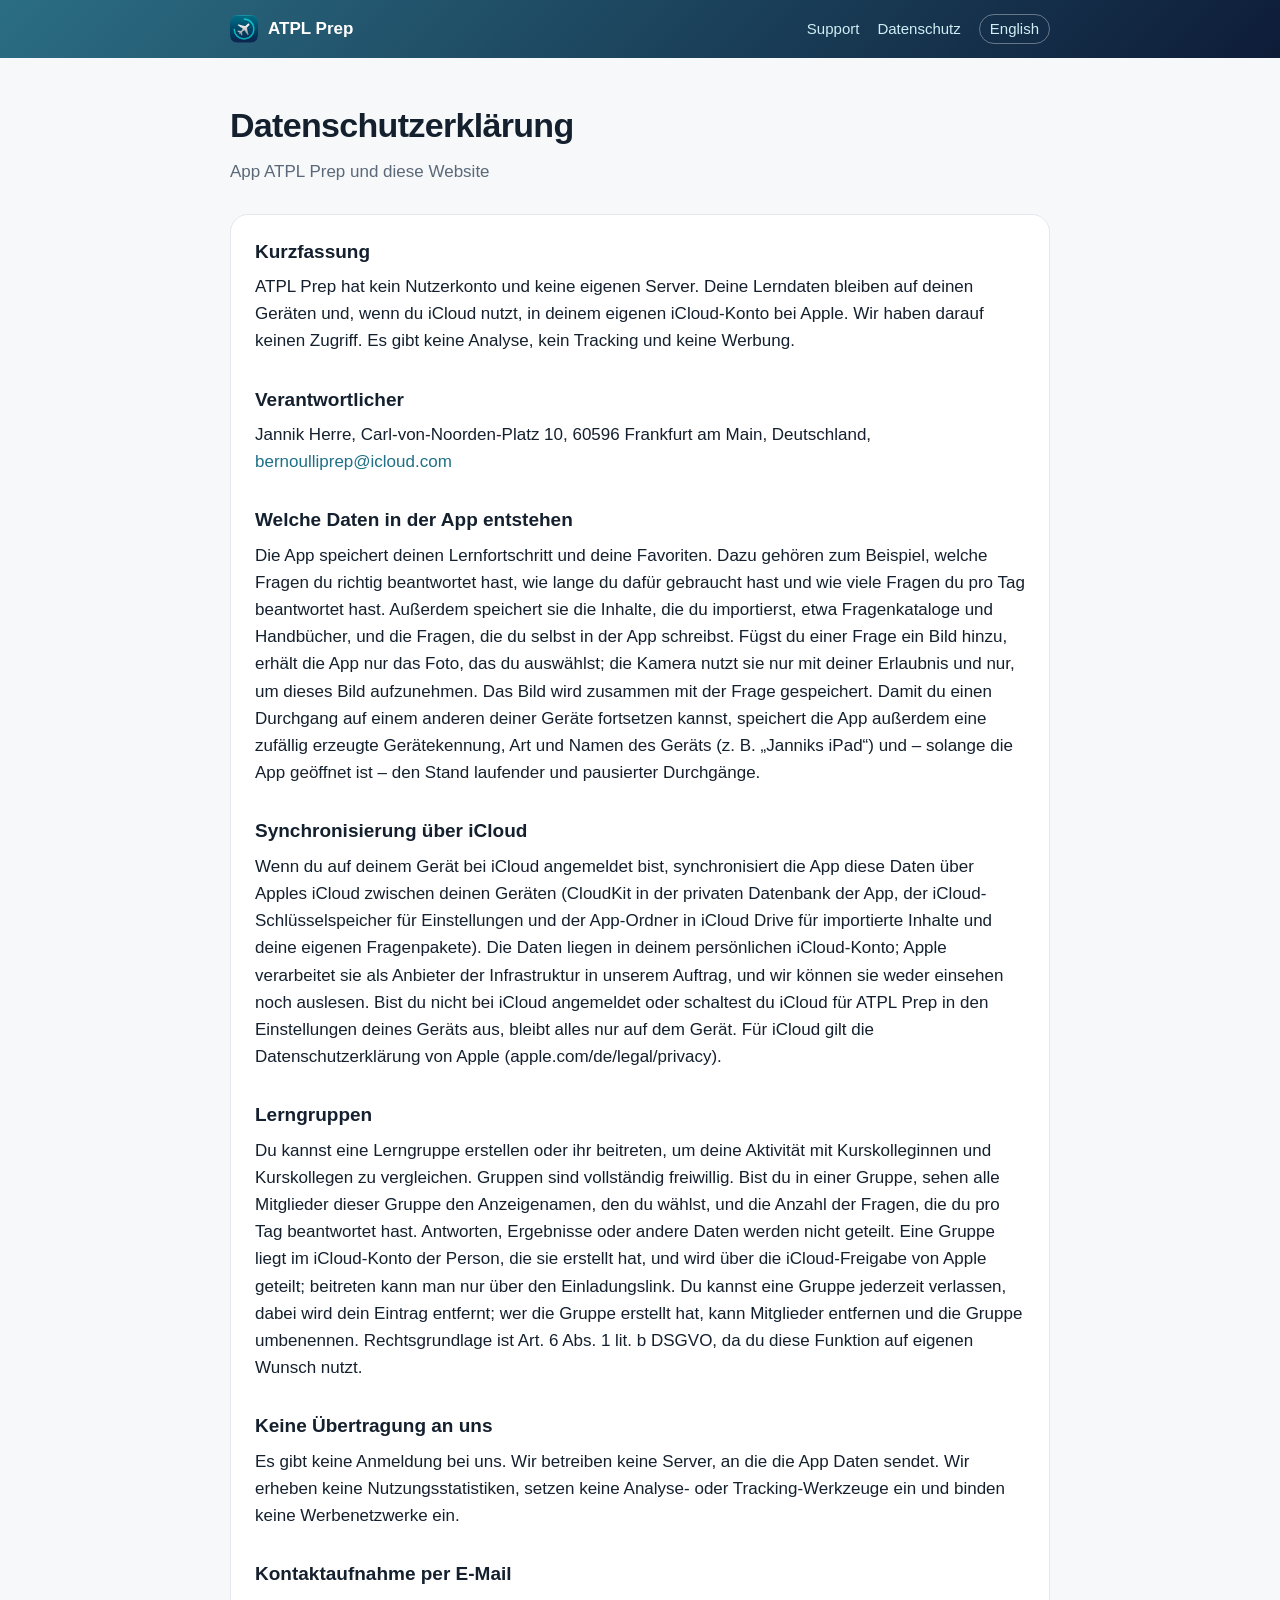
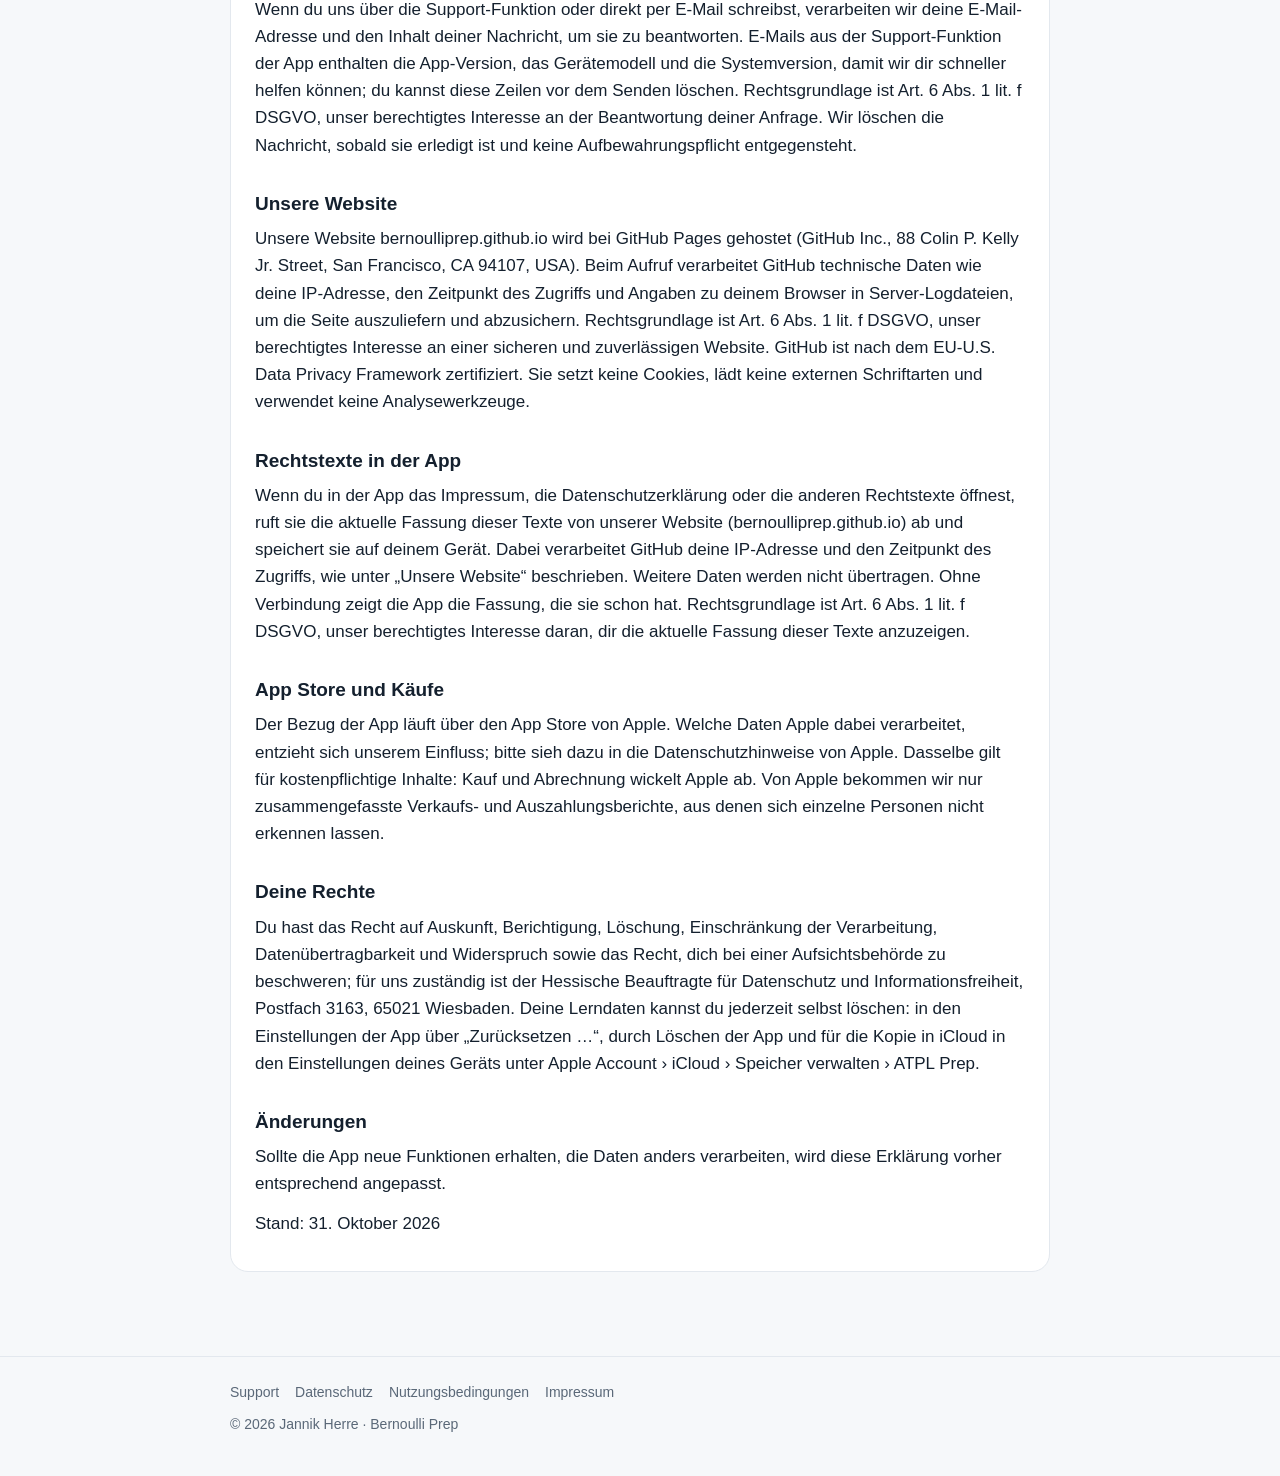
<file: atpl-prep/datenschutz.html>
<!doctype html>
<html lang="de">
<head>
<meta charset="utf-8">
<meta name="viewport" content="width=device-width, initial-scale=1">
<title>Datenschutzerklärung – ATPL Prep</title>
<meta name="description" content="App ATPL Prep und diese Website">
<link rel="icon" type="image/png" href="../assets/atpl-prep-32.png">
<link rel="apple-touch-icon" href="../assets/icon-180.png">
<link rel="alternate" hreflang="en" href="privacy.html">
<link rel="stylesheet" href="../assets/style.css">
</head>
<body>
<header class="top"><div class="wrap"><nav><a class="brand" href="de.html"><img src="../assets/icon-180.png" alt="">ATPL Prep</a><a href="support-de.html">Support</a><a href="datenschutz.html">Datenschutz</a><a class="lang" href="privacy.html" hreflang="en">English</a></nav></div></header>
<main><div class="wrap">
<article class="page"><h1>Datenschutzerklärung</h1><p class="sub">App ATPL Prep und diese Website</p><div class="card"><h3>Kurzfassung</h3>
<p>ATPL Prep hat kein Nutzerkonto und keine eigenen Server. Deine Lerndaten bleiben auf deinen Geräten und, wenn du iCloud nutzt, in deinem eigenen iCloud-Konto bei Apple. Wir haben darauf keinen Zugriff. Es gibt keine Analyse, kein Tracking und keine Werbung.</p>
<h3>Verantwortlicher</h3>
<p>Jannik Herre, Carl-von-Noorden-Platz 10, 60596 Frankfurt am Main, Deutschland, <a href="mailto:bernoulliprep@icloud.com">bernoulliprep@icloud.com</a></p>
<h3>Welche Daten in der App entstehen</h3>
<p>Die App speichert deinen Lernfortschritt und deine Favoriten. Dazu gehören zum Beispiel, welche Fragen du richtig beantwortet hast, wie lange du dafür gebraucht hast und wie viele Fragen du pro Tag beantwortet hast. Außerdem speichert sie die Inhalte, die du importierst, etwa Fragenkataloge und Handbücher, und die Fragen, die du selbst in der App schreibst. Fügst du einer Frage ein Bild hinzu, erhält die App nur das Foto, das du auswählst; die Kamera nutzt sie nur mit deiner Erlaubnis und nur, um dieses Bild aufzunehmen. Das Bild wird zusammen mit der Frage gespeichert. Damit du einen Durchgang auf einem anderen deiner Geräte fortsetzen kannst, speichert die App außerdem eine zufällig erzeugte Gerätekennung, Art und Namen des Geräts (z. B. „Janniks iPad“) und – solange die App geöffnet ist – den Stand laufender und pausierter Durchgänge.</p>
<h3>Synchronisierung über iCloud</h3>
<p>Wenn du auf deinem Gerät bei iCloud angemeldet bist, synchronisiert die App diese Daten über Apples iCloud zwischen deinen Geräten (CloudKit in der privaten Datenbank der App, der iCloud-Schlüsselspeicher für Einstellungen und der App-Ordner in iCloud Drive für importierte Inhalte und deine eigenen Fragenpakete). Die Daten liegen in deinem persönlichen iCloud-Konto; Apple verarbeitet sie als Anbieter der Infrastruktur in unserem Auftrag, und wir können sie weder einsehen noch auslesen. Bist du nicht bei iCloud angemeldet oder schaltest du iCloud für ATPL Prep in den Einstellungen deines Geräts aus, bleibt alles nur auf dem Gerät. Für iCloud gilt die Datenschutzerklärung von Apple (apple.com/de/legal/privacy).</p>
<h3>Lerngruppen</h3>
<p>Du kannst eine Lerngruppe erstellen oder ihr beitreten, um deine Aktivität mit Kurskolleginnen und Kurskollegen zu vergleichen. Gruppen sind vollständig freiwillig. Bist du in einer Gruppe, sehen alle Mitglieder dieser Gruppe den Anzeigenamen, den du wählst, und die Anzahl der Fragen, die du pro Tag beantwortet hast. Antworten, Ergebnisse oder andere Daten werden nicht geteilt. Eine Gruppe liegt im iCloud-Konto der Person, die sie erstellt hat, und wird über die iCloud-Freigabe von Apple geteilt; beitreten kann man nur über den Einladungslink. Du kannst eine Gruppe jederzeit verlassen, dabei wird dein Eintrag entfernt; wer die Gruppe erstellt hat, kann Mitglieder entfernen und die Gruppe umbenennen. Rechtsgrundlage ist Art. 6 Abs. 1 lit. b DSGVO, da du diese Funktion auf eigenen Wunsch nutzt.</p>
<h3>Keine Übertragung an uns</h3>
<p>Es gibt keine Anmeldung bei uns. Wir betreiben keine Server, an die die App Daten sendet. Wir erheben keine Nutzungsstatistiken, setzen keine Analyse- oder Tracking-Werkzeuge ein und binden keine Werbenetzwerke ein.</p>
<h3>Kontaktaufnahme per E-Mail</h3>
<p>Wenn du uns über die Support-Funktion oder direkt per E-Mail schreibst, verarbeiten wir deine E-Mail-Adresse und den Inhalt deiner Nachricht, um sie zu beantworten. E-Mails aus der Support-Funktion der App enthalten die App-Version, das Gerätemodell und die Systemversion, damit wir dir schneller helfen können; du kannst diese Zeilen vor dem Senden löschen. Rechtsgrundlage ist Art. 6 Abs. 1 lit. f DSGVO, unser berechtigtes Interesse an der Beantwortung deiner Anfrage. Wir löschen die Nachricht, sobald sie erledigt ist und keine Aufbewahrungspflicht entgegensteht.</p>
<h3>Unsere Website</h3>
<p>Unsere Website bernoulliprep.github.io wird bei GitHub Pages gehostet (GitHub Inc., 88 Colin P. Kelly Jr. Street, San Francisco, CA 94107, USA). Beim Aufruf verarbeitet GitHub technische Daten wie deine IP-Adresse, den Zeitpunkt des Zugriffs und Angaben zu deinem Browser in Server-Logdateien, um die Seite auszuliefern und abzusichern. Rechtsgrundlage ist Art. 6 Abs. 1 lit. f DSGVO, unser berechtigtes Interesse an einer sicheren und zuverlässigen Website. GitHub ist nach dem EU-U.S. Data Privacy Framework zertifiziert. Sie setzt keine Cookies, lädt keine externen Schriftarten und verwendet keine Analysewerkzeuge.</p>
<h3>Rechtstexte in der App</h3>
<p>Wenn du in der App das Impressum, die Datenschutzerklärung oder die anderen Rechtstexte öffnest, ruft sie die aktuelle Fassung dieser Texte von unserer Website (bernoulliprep.github.io) ab und speichert sie auf deinem Gerät. Dabei verarbeitet GitHub deine IP-Adresse und den Zeitpunkt des Zugriffs, wie unter „Unsere Website“ beschrieben. Weitere Daten werden nicht übertragen. Ohne Verbindung zeigt die App die Fassung, die sie schon hat. Rechtsgrundlage ist Art. 6 Abs. 1 lit. f DSGVO, unser berechtigtes Interesse daran, dir die aktuelle Fassung dieser Texte anzuzeigen.</p>
<h3>App Store und Käufe</h3>
<p>Der Bezug der App läuft über den App Store von Apple. Welche Daten Apple dabei verarbeitet, entzieht sich unserem Einfluss; bitte sieh dazu in die Datenschutzhinweise von Apple. Dasselbe gilt für kostenpflichtige Inhalte: Kauf und Abrechnung wickelt Apple ab. Von Apple bekommen wir nur zusammengefasste Verkaufs- und Auszahlungsberichte, aus denen sich einzelne Personen nicht erkennen lassen.</p>
<h3>Deine Rechte</h3>
<p>Du hast das Recht auf Auskunft, Berichtigung, Löschung, Einschränkung der Verarbeitung, Datenübertragbarkeit und Widerspruch sowie das Recht, dich bei einer Aufsichtsbehörde zu beschweren; für uns zuständig ist der Hessische Beauftragte für Datenschutz und Informationsfreiheit, Postfach 3163, 65021 Wiesbaden. Deine Lerndaten kannst du jederzeit selbst löschen: in den Einstellungen der App über „Zurücksetzen …“, durch Löschen der App und für die Kopie in iCloud in den Einstellungen deines Geräts unter Apple Account › iCloud › Speicher verwalten › ATPL Prep.</p>
<h3>Änderungen</h3>
<p>Sollte die App neue Funktionen erhalten, die Daten anders verarbeiten, wird diese Erklärung vorher entsprechend angepasst.</p>
<p>Stand: 31. Oktober 2026</p></div></article>
</div></main>
<footer><div class="wrap"><div class="links"><a href="support-de.html">Support</a><a href="datenschutz.html">Datenschutz</a><a href="nutzungsbedingungen.html">Nutzungsbedingungen</a><a href="../impressum.html">Impressum</a></div><div style="margin-top:10px">© 2026 Jannik Herre · <a href="../de/index.html">Bernoulli Prep</a></div></div></footer>
</body>
</html>
</file>
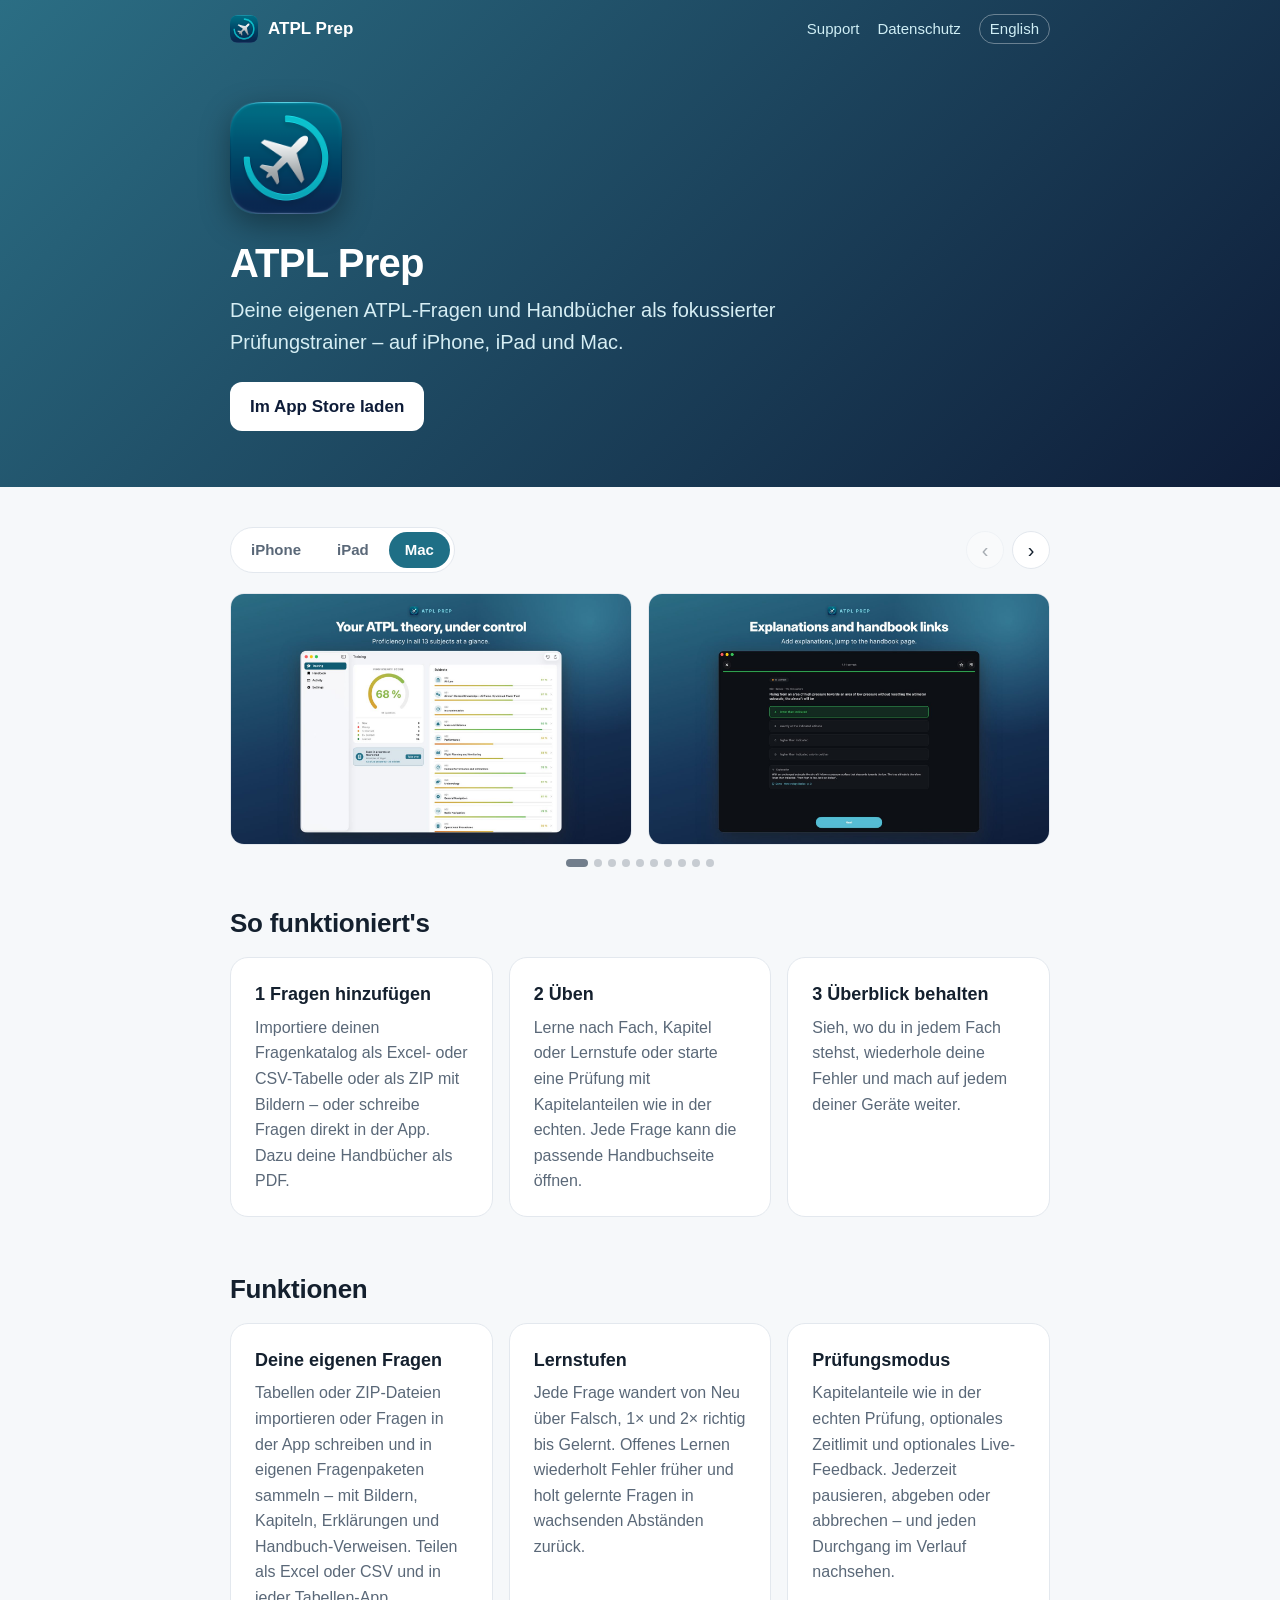
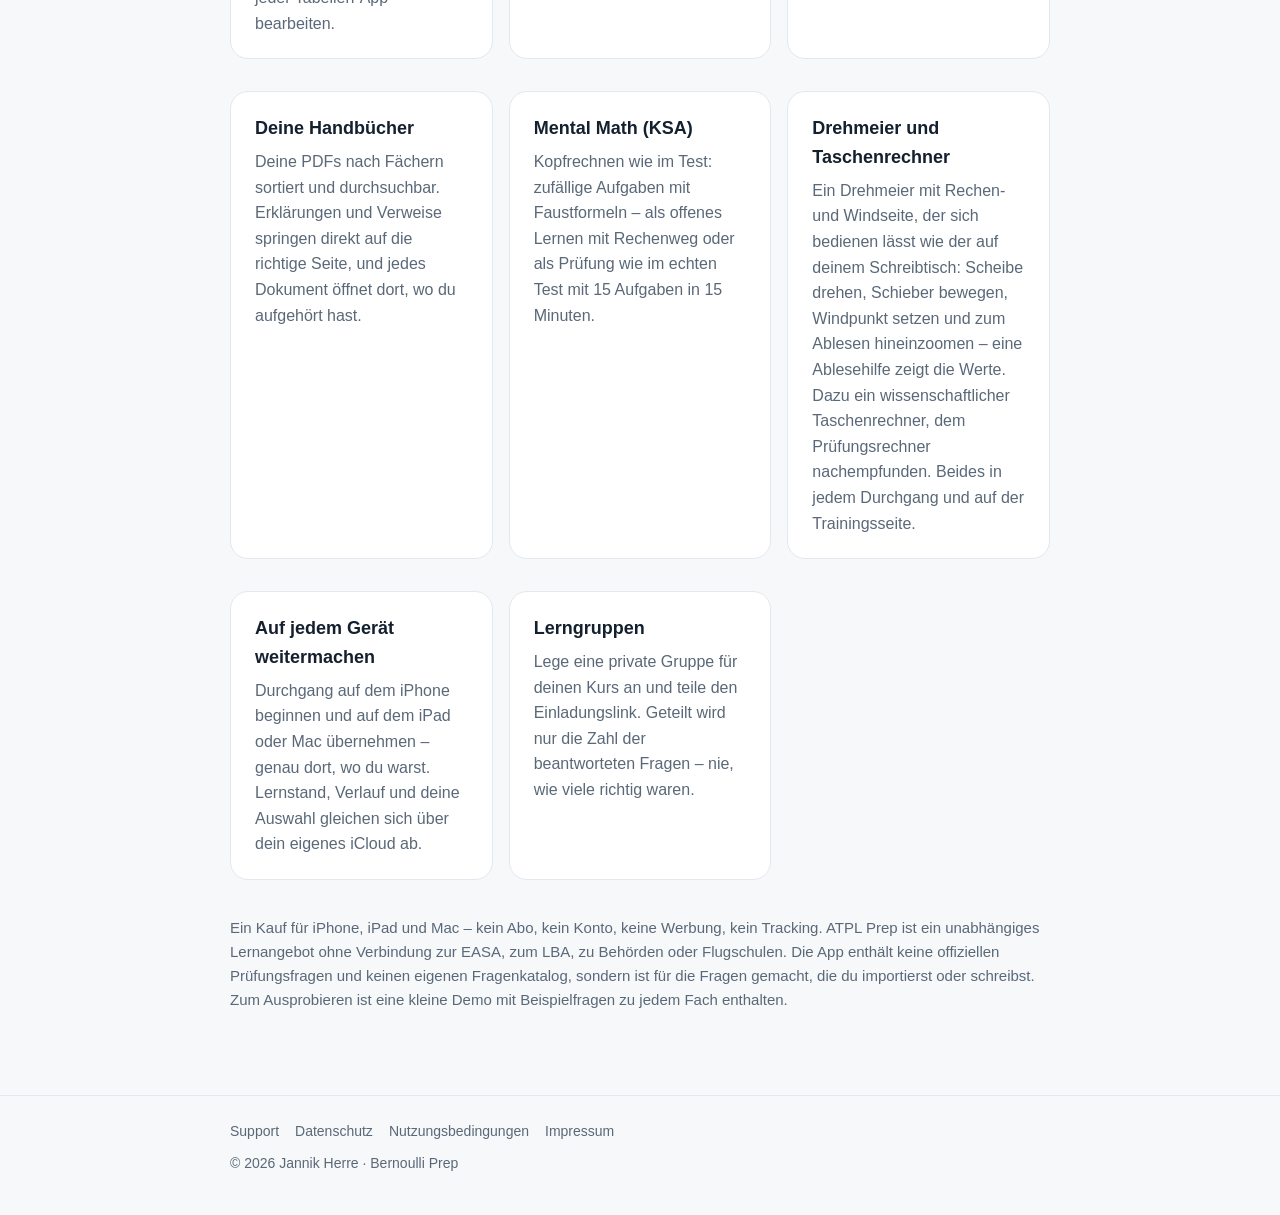
<file: atpl-prep/de.html>
<!doctype html>
<html lang="de">
<head>
<meta charset="utf-8">
<meta name="viewport" content="width=device-width, initial-scale=1">
<title>ATPL Prep – Prüfungstrainer</title>
<meta name="description" content="Prüfungstrainer für deine eigenen ATPL-Fragen und Handbücher auf iPhone, iPad und Mac.">
<link rel="icon" type="image/png" href="../assets/atpl-prep-32.png">
<link rel="apple-touch-icon" href="../assets/icon-180.png">
<link rel="alternate" hreflang="en" href="index.html">
<link rel="stylesheet" href="../assets/style.css">
</head>
<body>
<header class="top"><div class="wrap"><nav><a class="brand" href="de.html"><img src="../assets/icon-180.png" alt="">ATPL Prep</a><a href="support-de.html">Support</a><a href="datenschutz.html">Datenschutz</a><a class="lang" href="index.html" hreflang="en">English</a></nav><section class="hero"><img class="icon" src="../assets/icon-512.png" alt=""><h1>ATPL Prep</h1><p>Deine eigenen ATPL-Fragen und Handbücher als fokussierter Prüfungstrainer – auf iPhone, iPad und Mac.</p><a class="btn" href="https://apps.apple.com/app/atpl-prep/id6823700817">Im App Store laden</a></section></div></header>
<main><div class="wrap">
<div class="gallery"><div class="gbar"><div class="seg" role="tablist" aria-label="Bildschirmfotos"><button type="button" role="tab" data-d="iphone" aria-selected="true">iPhone</button><button type="button" role="tab" data-d="ipad" aria-selected="false">iPad</button><button type="button" role="tab" data-d="mac" aria-selected="false">Mac</button></div><div class="arrows"><button type="button" class="prev" aria-label="Zurück">‹</button><button type="button" class="next" aria-label="Weiter">›</button></div></div><div class="shots" data-d="iphone"><img src="../assets/v11-iphone-01-training.jpg" width="600" height="1304" alt="Deine ATPL-Theorie im Griff" loading="lazy"><img src="../assets/v11-iphone-03-question.jpg" width="600" height="1304" alt="Erklärungen und Handbuch-Verweise" loading="lazy"><img src="../assets/v11-iphone-04-handbook.jpg" width="600" height="1304" alt="Von der Frage ins Handbuch mit einem Tipp" loading="lazy"><img src="../assets/v12-iphone-09-navigator.jpg" width="600" height="1304" alt="Drehmeier eingebaut" loading="lazy"><img src="../assets/v12-iphone-10-calculator.jpg" width="600" height="1304" alt="Rechenscheibe für Geschwindigkeit, Zeit und Kraftstoff" loading="lazy"><img src="../assets/v12-iphone-11-pocket-calculator.jpg" width="600" height="1304" alt="Dein Prüfungsrechner, immer zur Hand" loading="lazy"><img src="../assets/v11-iphone-05-subject.jpg" width="600" height="1304" alt="Genau das üben, was du brauchst" loading="lazy"><img src="../assets/v11-iphone-02-guide.jpg" width="600" height="1304" alt="Bring deine eigenen Fragen mit" loading="lazy"><img src="../assets/v11-iphone-06-handoff.jpg" width="600" height="1304" alt="Auf jedem Gerät weitermachen" loading="lazy"><img src="../assets/v11-iphone-07-group.jpg" width="600" height="1304" alt="Gemeinsam mit deinem Kurs lernen" loading="lazy"><img src="../assets/v11-iphone-08-light-dark.jpg" width="600" height="1304" alt="Hell oder dunkel – wie du willst" loading="lazy"></div><div class="shots" data-d="ipad" hidden><img src="../assets/v11-ipad-01-training.jpg" width="1227" height="920" alt="Deine ATPL-Theorie im Griff" loading="lazy"><img src="../assets/v11-ipad-03-question.jpg" width="1227" height="920" alt="Erklärungen und Handbuch-Verweise" loading="lazy"><img src="../assets/v11-ipad-04-handbook.jpg" width="1227" height="920" alt="Von der Frage ins Handbuch mit einem Tipp" loading="lazy"><img src="../assets/v12-ipad-09-navigator.jpg" width="1227" height="920" alt="Drehmeier eingebaut" loading="lazy"><img src="../assets/v12-ipad-10-calculator.jpg" width="1227" height="920" alt="Rechenscheibe für Geschwindigkeit, Zeit und Kraftstoff" loading="lazy"><img src="../assets/v12-ipad-11-pocket-calculator.jpg" width="1227" height="920" alt="Dein Prüfungsrechner, immer zur Hand" loading="lazy"><img src="../assets/v11-ipad-05-subject.jpg" width="1227" height="920" alt="Genau das üben, was du brauchst" loading="lazy"><img src="../assets/v11-ipad-02-guide.jpg" width="1227" height="920" alt="Bring deine eigenen Fragen mit" loading="lazy"><img src="../assets/v11-ipad-06-handoff.jpg" width="1227" height="920" alt="Auf jedem Gerät weitermachen" loading="lazy"><img src="../assets/v11-ipad-07-group.jpg" width="1227" height="920" alt="Gemeinsam mit deinem Kurs lernen" loading="lazy"><img src="../assets/v11-ipad-08-light-dark.jpg" width="1227" height="920" alt="Hell oder dunkel – wie du willst" loading="lazy"></div><div class="shots" data-d="mac" hidden><img src="../assets/v11-mac-01-training.jpg" width="1472" height="920" alt="Deine ATPL-Theorie im Griff" loading="lazy"><img src="../assets/v11-mac-03-question.jpg" width="1472" height="920" alt="Erklärungen und Handbuch-Verweise" loading="lazy"><img src="../assets/v11-mac-04-handbook.jpg" width="1472" height="920" alt="Von der Frage ins Handbuch mit einem Tipp" loading="lazy"><img src="../assets/v12-mac-09-navigator.jpg" width="1472" height="920" alt="Drehmeier eingebaut" loading="lazy"><img src="../assets/v12-mac-10-calculator.jpg" width="1472" height="920" alt="Rechenscheibe für Geschwindigkeit, Zeit und Kraftstoff" loading="lazy"><img src="../assets/v12-mac-11-pocket-calculator.jpg" width="1472" height="920" alt="Dein Prüfungsrechner, immer zur Hand" loading="lazy"><img src="../assets/v11-mac-05-subject.jpg" width="1472" height="920" alt="Genau das üben, was du brauchst" loading="lazy"><img src="../assets/v11-mac-02-guide.jpg" width="1472" height="920" alt="Bring deine eigenen Fragen mit" loading="lazy"><img src="../assets/v11-mac-06-handoff.jpg" width="1472" height="920" alt="Auf jedem Gerät weitermachen" loading="lazy"><img src="../assets/v11-mac-07-group.jpg" width="1472" height="920" alt="Gemeinsam mit deinem Kurs lernen" loading="lazy"><img src="../assets/v11-mac-08-light-dark.jpg" width="1472" height="920" alt="Hell oder dunkel – wie du willst" loading="lazy"></div></div><script>(function(){var g=document.querySelector('.gallery');if(!g)return;var prev=g.querySelector('.prev'),next=g.querySelector('.next'),dots=document.createElement('div');dots.className='dots';g.appendChild(dots);function cur(){return g.querySelector('.shots:not([hidden])')}function pos(s){var im=s.querySelectorAll('img'),f=im[0].offsetLeft,m=s.scrollWidth-s.clientWidth,r=[];for(var i=0;i<im.length;i++){var p=Math.min(im[i].offsetLeft-f,m);if(!r.length||p-r[r.length-1]>4)r.push(p)}return r}function at(s,p){var l=s.scrollLeft,a=0;p.forEach(function(x,i){if(Math.abs(x-l)<Math.abs(p[a]-l))a=i});return a}function upd(){var s=cur();if(!s)return;var p=pos(s),a=at(s,p),l=s.scrollLeft;Array.prototype.forEach.call(dots.children,function(b,i){b.setAttribute('aria-current',i===a)});if(prev){prev.disabled=l<4;next.disabled=l+s.clientWidth>=s.scrollWidth-4;prev.parentNode.style.visibility=p.length<2?'hidden':''}}function build(){var s=cur();if(!s)return;var p=pos(s);dots.innerHTML='';dots.style.visibility=p.length<2?'hidden':'';if(p.length>1)p.forEach(function(x,i){var b=document.createElement('button');b.type='button';b.setAttribute('aria-label',(i+1)+' / '+p.length);b.onclick=function(){s.scrollTo({left:x,behavior:'smooth'})};dots.appendChild(b)});upd()}function show(d){g.querySelectorAll('[role=tab]').forEach(function(b){b.setAttribute('aria-selected',b.dataset.d===d)});g.querySelectorAll('.shots').forEach(function(s){s.hidden=s.dataset.d!==d;if(!s.hidden)s.scrollLeft=0});build()}g.querySelectorAll('[role=tab]').forEach(function(b){b.onclick=function(){show(b.dataset.d)}});g.querySelectorAll('.shots').forEach(function(s){s.addEventListener('scroll',upd,{passive:true})});function step(dir){var s=cur(),p=pos(s),a=Math.max(0,Math.min(p.length-1,at(s,p)+dir));s.scrollTo({left:p[a],behavior:'smooth'})}if(prev){prev.onclick=function(){step(-1)};next.onclick=function(){step(1)}}window.addEventListener('resize',build);g.querySelectorAll('img').forEach(function(i){i.addEventListener('load',build)});window.addEventListener('load',build);var de=document.documentElement.lang=='de',lb=document.createElement('div');lb.className='lb';lb.hidden=true;lb.setAttribute('role','dialog');lb.setAttribute('aria-modal','true');lb.innerHTML='<div class=lb-track></div><button type=button class=lb-x aria-label='+(de?'Schließen':'Close')+'>×</button><button type=button class=lb-p aria-label='+(de?'Zurück':'Previous')+'>‹</button><button type=button class=lb-f aria-label='+(de?'Weiter':'Next')+'>›</button><div class=lb-c></div>';document.body.appendChild(lb);var tr=lb.querySelector('.lb-track'),lc=lb.querySelector('.lb-c'),lp=lb.querySelector('.lb-p'),lf=lb.querySelector('.lb-f');function li(){return Math.round(tr.scrollLeft/tr.clientWidth)}function lu(){var n=tr.children.length,i=li();lc.textContent=(i+1)+' / '+n;lp.disabled=i<1;lf.disabled=i>=n-1}function lopen(s,k){tr.innerHTML='';s.querySelectorAll('img').forEach(function(im){var d=document.createElement('div'),c=document.createElement('img');c.src=im.currentSrc||im.src;c.alt='';d.appendChild(c);tr.appendChild(d)});lb.hidden=false;document.documentElement.style.overflow='hidden';tr.scrollLeft=k*tr.clientWidth;lu();lb.querySelector('.lb-x').focus()}function lclose(){lb.hidden=true;document.documentElement.style.overflow=''}function lgo(d){tr.scrollTo({left:(li()+d)*tr.clientWidth,behavior:'smooth'})}tr.addEventListener('scroll',lu,{passive:true});lb.querySelector('.lb-x').onclick=lclose;lp.onclick=function(){lgo(-1)};lf.onclick=function(){lgo(1)};tr.addEventListener('click',function(e){if(e.target.tagName!=='IMG')lclose()});document.addEventListener('keydown',function(e){if(lb.hidden)return;if(e.key==='Escape')lclose();else if(e.key==='ArrowLeft')lgo(-1);else if(e.key==='ArrowRight')lgo(1)});g.querySelectorAll('.shots').forEach(function(s){s.querySelectorAll('img').forEach(function(im,k){im.addEventListener('click',function(){lopen(s,k)})})});var ua=navigator.userAgent,d='mac';if(/iPhone|iPod|Android.*Mobile/.test(ua))d='iphone';else if(/iPad|Android/.test(ua)||(/Macintosh/.test(ua)&&navigator.maxTouchPoints>1))d='ipad';show(d)})();</script><h2>So funktioniert's</h2><div class="grid"><div class="card"><h3>1  Fragen hinzufügen</h3><p>Importiere deinen Fragenkatalog als Excel- oder CSV-Tabelle oder als ZIP mit Bildern – oder schreibe Fragen direkt in der App. Dazu deine Handbücher als PDF.</p></div><div class="card"><h3>2  Üben</h3><p>Lerne nach Fach, Kapitel oder Lernstufe oder starte eine Prüfung mit Kapitelanteilen wie in der echten. Jede Frage kann die passende Handbuchseite öffnen.</p></div><div class="card"><h3>3  Überblick behalten</h3><p>Sieh, wo du in jedem Fach stehst, wiederhole deine Fehler und mach auf jedem deiner Geräte weiter.</p></div></div><h2>Funktionen</h2><div class="grid"><div class="card"><h3>Deine eigenen Fragen</h3><p>Tabellen oder ZIP-Dateien importieren oder Fragen in der App schreiben und in eigenen Fragenpaketen sammeln – mit Bildern, Kapiteln, Erklärungen und Handbuch-Verweisen. Teilen als Excel oder CSV und in jeder Tabellen-App bearbeiten.</p></div><div class="card"><h3>Lernstufen</h3><p>Jede Frage wandert von Neu über Falsch, 1× und 2× richtig bis Gelernt. Offenes Lernen wiederholt Fehler früher und holt gelernte Fragen in wachsenden Abständen zurück.</p></div><div class="card"><h3>Prüfungsmodus</h3><p>Kapitelanteile wie in der echten Prüfung, optionales Zeitlimit und optionales Live-Feedback. Jederzeit pausieren, abgeben oder abbrechen – und jeden Durchgang im Verlauf nachsehen.</p></div><div class="card"><h3>Deine Handbücher</h3><p>Deine PDFs nach Fächern sortiert und durchsuchbar. Erklärungen und Verweise springen direkt auf die richtige Seite, und jedes Dokument öffnet dort, wo du aufgehört hast.</p></div><div class="card"><h3>Mental Math (KSA)</h3><p>Kopfrechnen wie im Test: zufällige Aufgaben mit Faustformeln – als offenes Lernen mit Rechenweg oder als Prüfung wie im echten Test mit 15 Aufgaben in 15 Minuten.</p></div><div class="card"><h3>Drehmeier und Taschenrechner</h3><p>Ein Drehmeier mit Rechen- und Windseite, der sich bedienen lässt wie der auf deinem Schreibtisch: Scheibe drehen, Schieber bewegen, Windpunkt setzen und zum Ablesen hineinzoomen – eine Ablesehilfe zeigt die Werte. Dazu ein wissenschaftlicher Taschenrechner, dem Prüfungsrechner nachempfunden. Beides in jedem Durchgang und auf der Trainingsseite.</p></div><div class="card"><h3>Auf jedem Gerät weitermachen</h3><p>Durchgang auf dem iPhone beginnen und auf dem iPad oder Mac übernehmen – genau dort, wo du warst. Lernstand, Verlauf und deine Auswahl gleichen sich über dein eigenes iCloud ab.</p></div><div class="card"><h3>Lerngruppen</h3><p>Lege eine private Gruppe für deinen Kurs an und teile den Einladungslink. Geteilt wird nur die Zahl der beantworteten Fragen – nie, wie viele richtig waren.</p></div></div><p style="color:var(--muted);font-size:15px;margin-top:20px">Ein Kauf für iPhone, iPad und Mac – kein Abo, kein Konto, keine Werbung, kein Tracking. ATPL Prep ist ein unabhängiges Lernangebot ohne Verbindung zur EASA, zum LBA, zu Behörden oder Flugschulen. Die App enthält keine offiziellen Prüfungsfragen und keinen eigenen Fragenkatalog, sondern ist für die Fragen gemacht, die du importierst oder schreibst. Zum Ausprobieren ist eine kleine Demo mit Beispielfragen zu jedem Fach enthalten.</p>
</div></main>
<footer><div class="wrap"><div class="links"><a href="support-de.html">Support</a><a href="datenschutz.html">Datenschutz</a><a href="nutzungsbedingungen.html">Nutzungsbedingungen</a><a href="../impressum.html">Impressum</a></div><div style="margin-top:10px">© 2026 Jannik Herre · <a href="../de/index.html">Bernoulli Prep</a></div></div></footer>
</body>
</html>
</file>
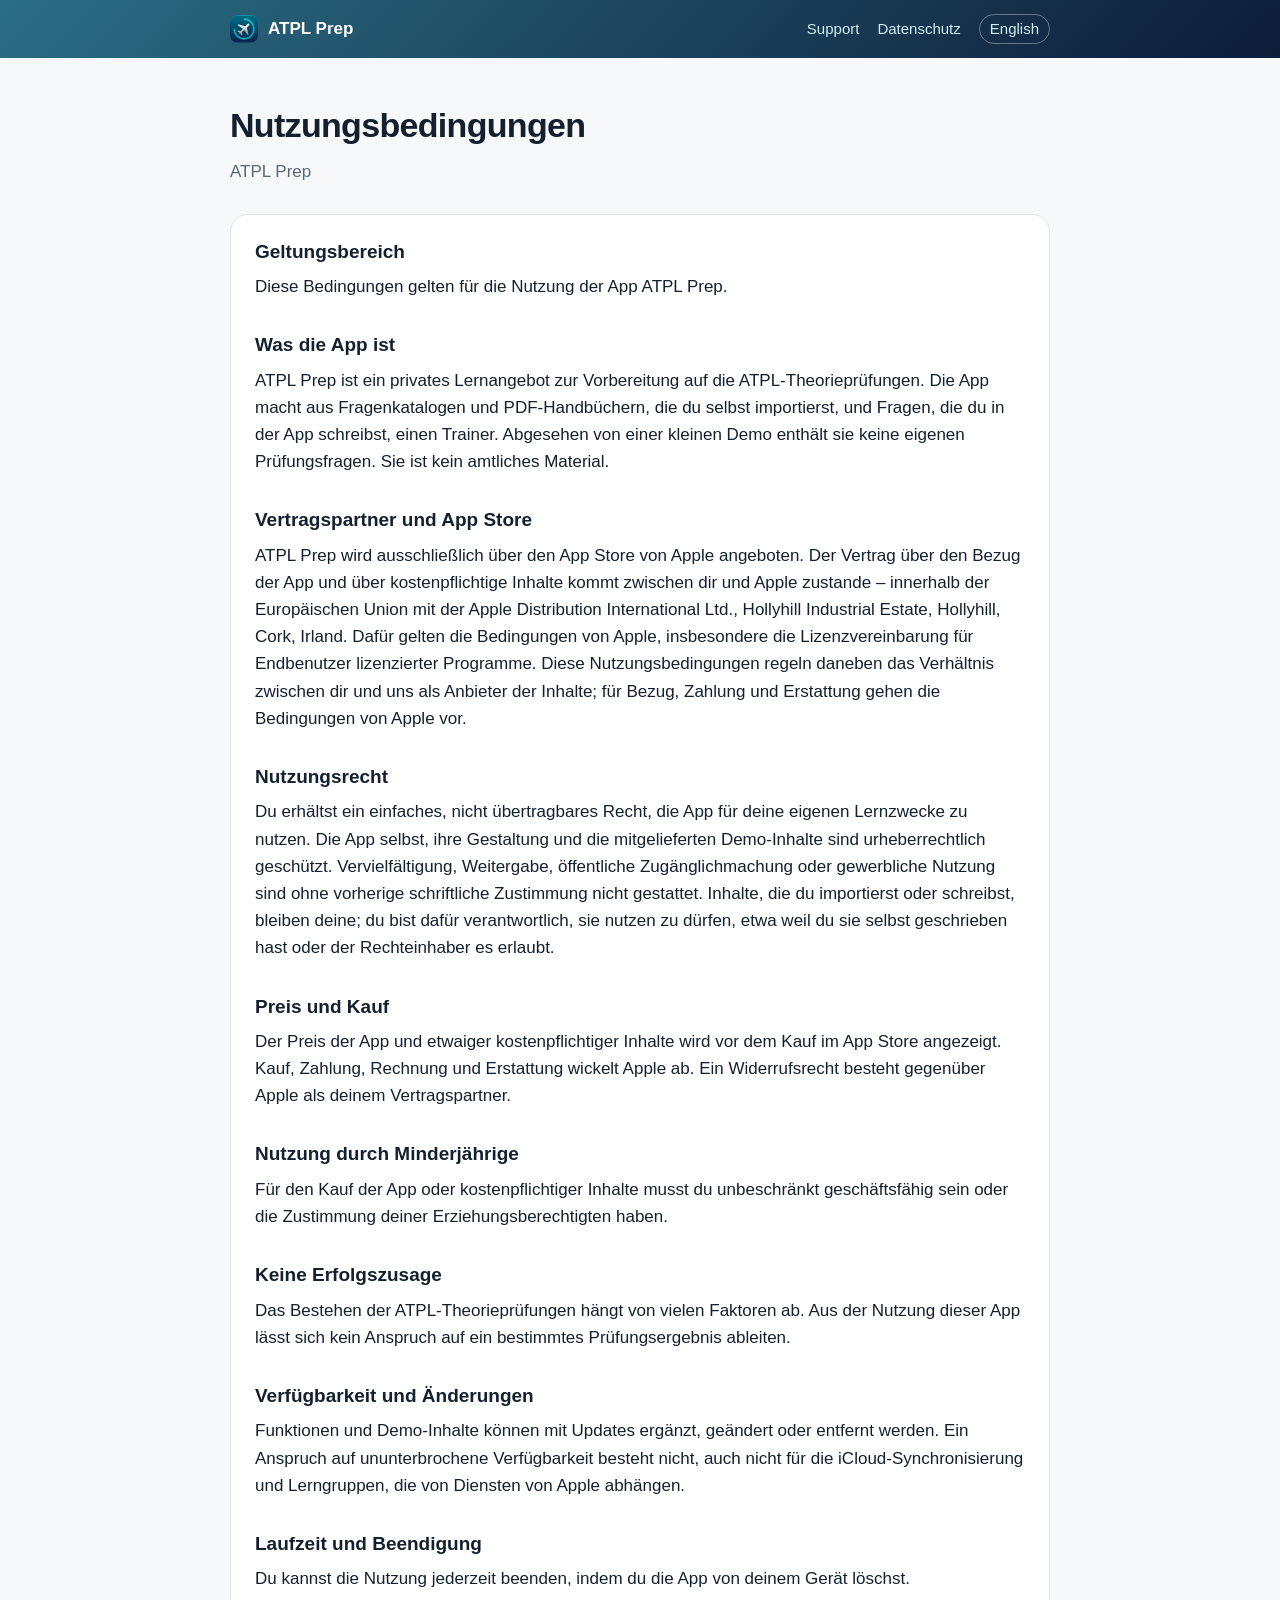
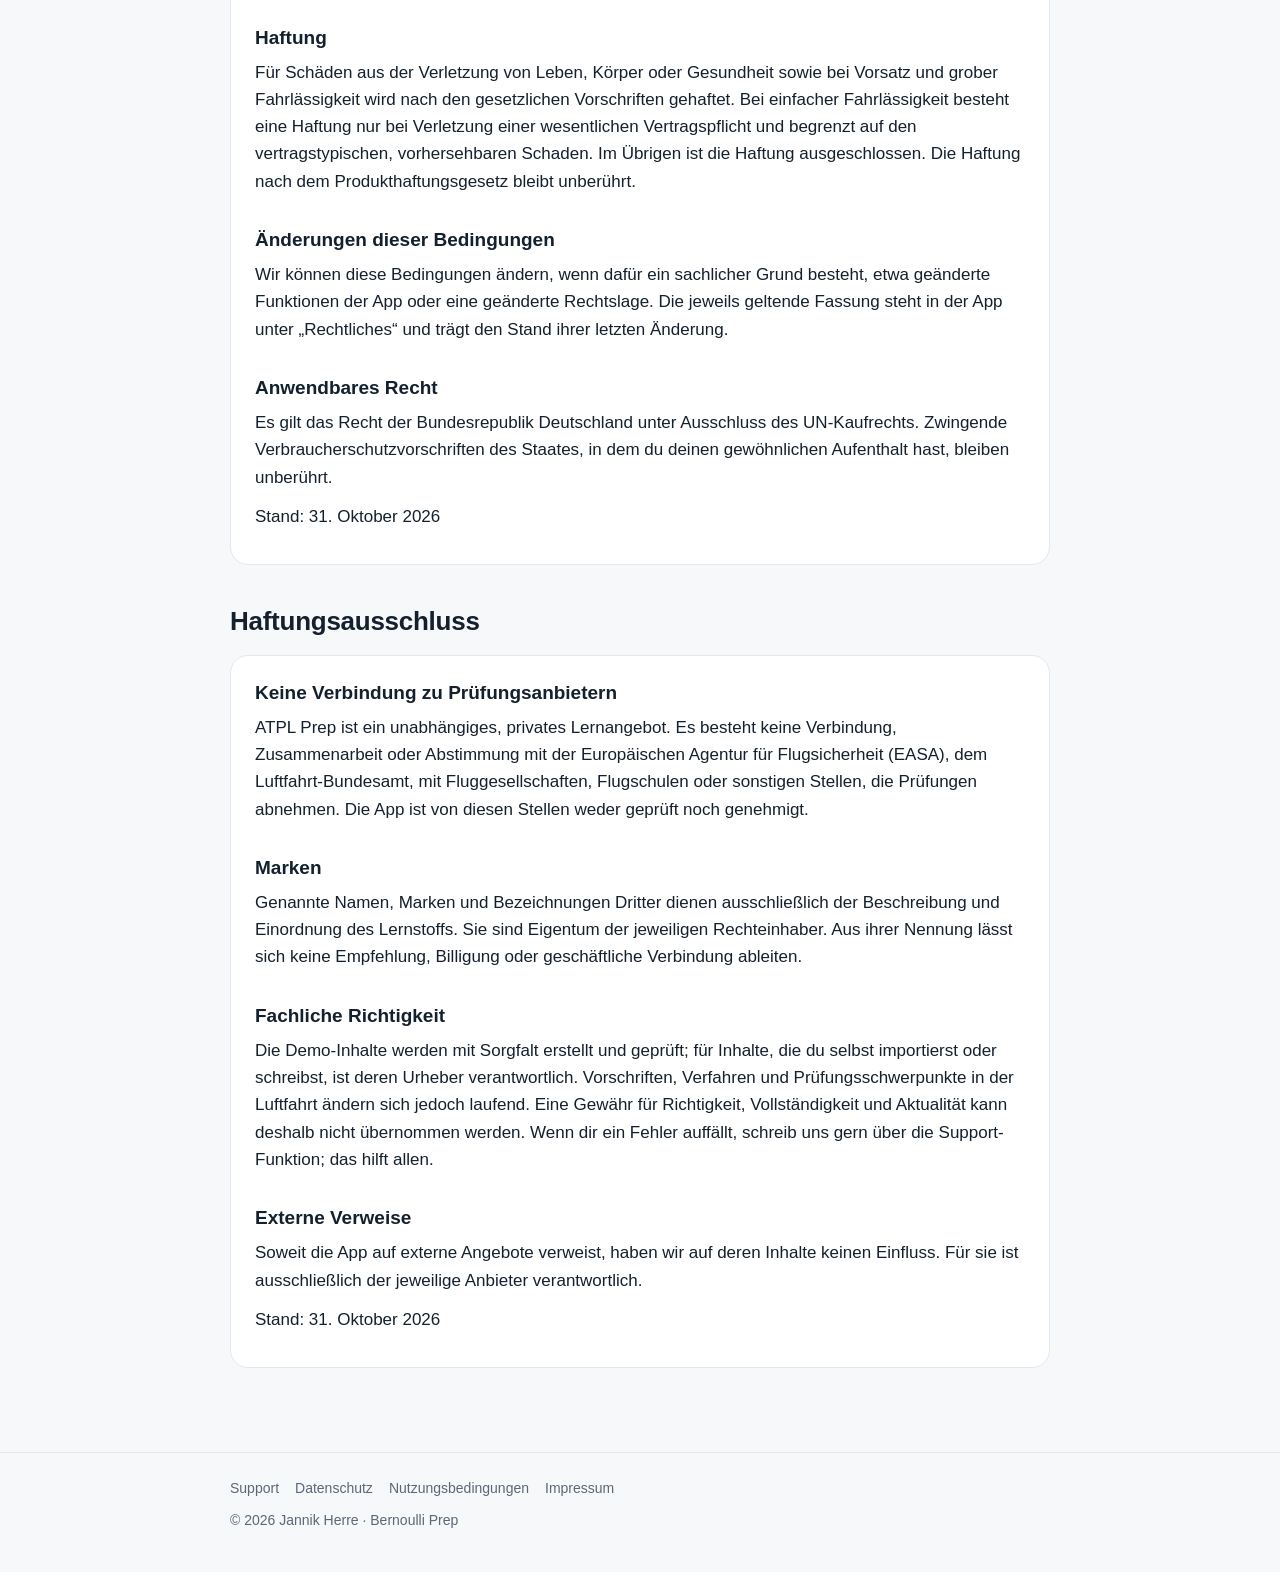
<file: atpl-prep/nutzungsbedingungen.html>
<!doctype html>
<html lang="de">
<head>
<meta charset="utf-8">
<meta name="viewport" content="width=device-width, initial-scale=1">
<title>Nutzungsbedingungen – ATPL Prep</title>
<meta name="description" content="ATPL Prep">
<link rel="icon" type="image/png" href="../assets/atpl-prep-32.png">
<link rel="apple-touch-icon" href="../assets/icon-180.png">
<link rel="alternate" hreflang="en" href="terms.html">
<link rel="stylesheet" href="../assets/style.css">
</head>
<body>
<header class="top"><div class="wrap"><nav><a class="brand" href="de.html"><img src="../assets/icon-180.png" alt="">ATPL Prep</a><a href="support-de.html">Support</a><a href="datenschutz.html">Datenschutz</a><a class="lang" href="terms.html" hreflang="en">English</a></nav></div></header>
<main><div class="wrap">
<article class="page"><h1>Nutzungsbedingungen</h1><p class="sub">ATPL Prep</p><div class="card"><h3>Geltungsbereich</h3>
<p>Diese Bedingungen gelten für die Nutzung der App ATPL Prep.</p>
<h3>Was die App ist</h3>
<p>ATPL Prep ist ein privates Lernangebot zur Vorbereitung auf die ATPL-Theorieprüfungen. Die App macht aus Fragenkatalogen und PDF-Handbüchern, die du selbst importierst, und Fragen, die du in der App schreibst, einen Trainer. Abgesehen von einer kleinen Demo enthält sie keine eigenen Prüfungsfragen. Sie ist kein amtliches Material.</p>
<h3>Vertragspartner und App Store</h3>
<p>ATPL Prep wird ausschließlich über den App Store von Apple angeboten. Der Vertrag über den Bezug der App und über kostenpflichtige Inhalte kommt zwischen dir und Apple zustande – innerhalb der Europäischen Union mit der Apple Distribution International Ltd., Hollyhill Industrial Estate, Hollyhill, Cork, Irland. Dafür gelten die Bedingungen von Apple, insbesondere die Lizenzvereinbarung für Endbenutzer lizenzierter Programme. Diese Nutzungsbedingungen regeln daneben das Verhältnis zwischen dir und uns als Anbieter der Inhalte; für Bezug, Zahlung und Erstattung gehen die Bedingungen von Apple vor.</p>
<h3>Nutzungsrecht</h3>
<p>Du erhältst ein einfaches, nicht übertragbares Recht, die App für deine eigenen Lernzwecke zu nutzen. Die App selbst, ihre Gestaltung und die mitgelieferten Demo-Inhalte sind urheberrechtlich geschützt. Vervielfältigung, Weitergabe, öffentliche Zugänglichmachung oder gewerbliche Nutzung sind ohne vorherige schriftliche Zustimmung nicht gestattet. Inhalte, die du importierst oder schreibst, bleiben deine; du bist dafür verantwortlich, sie nutzen zu dürfen, etwa weil du sie selbst geschrieben hast oder der Rechteinhaber es erlaubt.</p>
<h3>Preis und Kauf</h3>
<p>Der Preis der App und etwaiger kostenpflichtiger Inhalte wird vor dem Kauf im App Store angezeigt. Kauf, Zahlung, Rechnung und Erstattung wickelt Apple ab. Ein Widerrufsrecht besteht gegenüber Apple als deinem Vertragspartner.</p>
<h3>Nutzung durch Minderjährige</h3>
<p>Für den Kauf der App oder kostenpflichtiger Inhalte musst du unbeschränkt geschäftsfähig sein oder die Zustimmung deiner Erziehungsberechtigten haben.</p>
<h3>Keine Erfolgszusage</h3>
<p>Das Bestehen der ATPL-Theorieprüfungen hängt von vielen Faktoren ab. Aus der Nutzung dieser App lässt sich kein Anspruch auf ein bestimmtes Prüfungsergebnis ableiten.</p>
<h3>Verfügbarkeit und Änderungen</h3>
<p>Funktionen und Demo-Inhalte können mit Updates ergänzt, geändert oder entfernt werden. Ein Anspruch auf ununterbrochene Verfügbarkeit besteht nicht, auch nicht für die iCloud-Synchronisierung und Lerngruppen, die von Diensten von Apple abhängen.</p>
<h3>Laufzeit und Beendigung</h3>
<p>Du kannst die Nutzung jederzeit beenden, indem du die App von deinem Gerät löschst.</p>
<h3>Haftung</h3>
<p>Für Schäden aus der Verletzung von Leben, Körper oder Gesundheit sowie bei Vorsatz und grober Fahrlässigkeit wird nach den gesetzlichen Vorschriften gehaftet. Bei einfacher Fahrlässigkeit besteht eine Haftung nur bei Verletzung einer wesentlichen Vertragspflicht und begrenzt auf den vertragstypischen, vorhersehbaren Schaden. Im Übrigen ist die Haftung ausgeschlossen. Die Haftung nach dem Produkthaftungsgesetz bleibt unberührt.</p>
<h3>Änderungen dieser Bedingungen</h3>
<p>Wir können diese Bedingungen ändern, wenn dafür ein sachlicher Grund besteht, etwa geänderte Funktionen der App oder eine geänderte Rechtslage. Die jeweils geltende Fassung steht in der App unter „Rechtliches“ und trägt den Stand ihrer letzten Änderung.</p>
<h3>Anwendbares Recht</h3>
<p>Es gilt das Recht der Bundesrepublik Deutschland unter Ausschluss des UN-Kaufrechts. Zwingende Verbraucherschutzvorschriften des Staates, in dem du deinen gewöhnlichen Aufenthalt hast, bleiben unberührt.</p>
<p>Stand: 31. Oktober 2026</p></div><h2>Haftungsausschluss</h2><div class="card"><h3>Keine Verbindung zu Prüfungsanbietern</h3>
<p>ATPL Prep ist ein unabhängiges, privates Lernangebot. Es besteht keine Verbindung, Zusammenarbeit oder Abstimmung mit der Europäischen Agentur für Flugsicherheit (EASA), dem Luftfahrt-Bundesamt, mit Fluggesellschaften, Flugschulen oder sonstigen Stellen, die Prüfungen abnehmen. Die App ist von diesen Stellen weder geprüft noch genehmigt.</p>
<h3>Marken</h3>
<p>Genannte Namen, Marken und Bezeichnungen Dritter dienen ausschließlich der Beschreibung und Einordnung des Lernstoffs. Sie sind Eigentum der jeweiligen Rechteinhaber. Aus ihrer Nennung lässt sich keine Empfehlung, Billigung oder geschäftliche Verbindung ableiten.</p>
<h3>Fachliche Richtigkeit</h3>
<p>Die Demo-Inhalte werden mit Sorgfalt erstellt und geprüft; für Inhalte, die du selbst importierst oder schreibst, ist deren Urheber verantwortlich. Vorschriften, Verfahren und Prüfungsschwerpunkte in der Luftfahrt ändern sich jedoch laufend. Eine Gewähr für Richtigkeit, Vollständigkeit und Aktualität kann deshalb nicht übernommen werden. Wenn dir ein Fehler auffällt, schreib uns gern über die Support-Funktion; das hilft allen.</p>
<h3>Externe Verweise</h3>
<p>Soweit die App auf externe Angebote verweist, haben wir auf deren Inhalte keinen Einfluss. Für sie ist ausschließlich der jeweilige Anbieter verantwortlich.</p>
<p>Stand: 31. Oktober 2026</p></div></article>
</div></main>
<footer><div class="wrap"><div class="links"><a href="support-de.html">Support</a><a href="datenschutz.html">Datenschutz</a><a href="nutzungsbedingungen.html">Nutzungsbedingungen</a><a href="../impressum.html">Impressum</a></div><div style="margin-top:10px">© 2026 Jannik Herre · <a href="../de/index.html">Bernoulli Prep</a></div></div></footer>
</body>
</html>
</file>
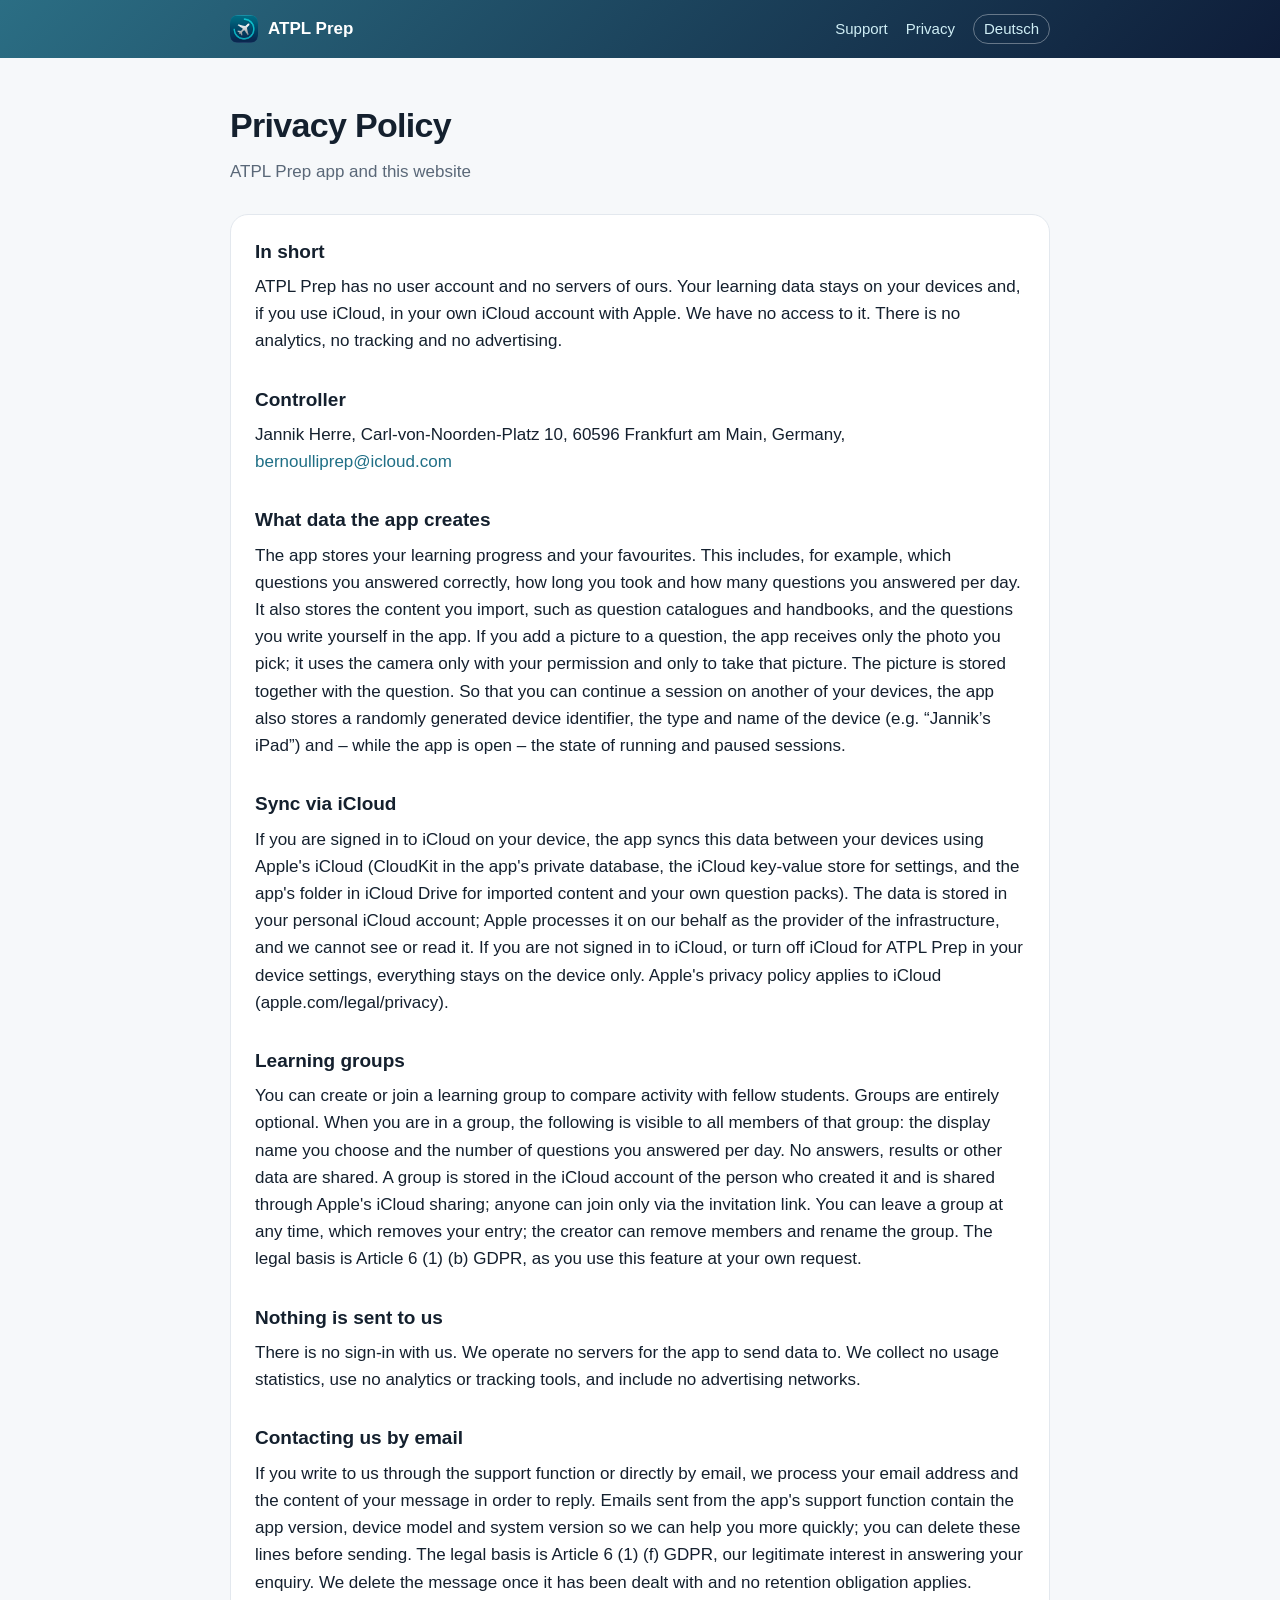
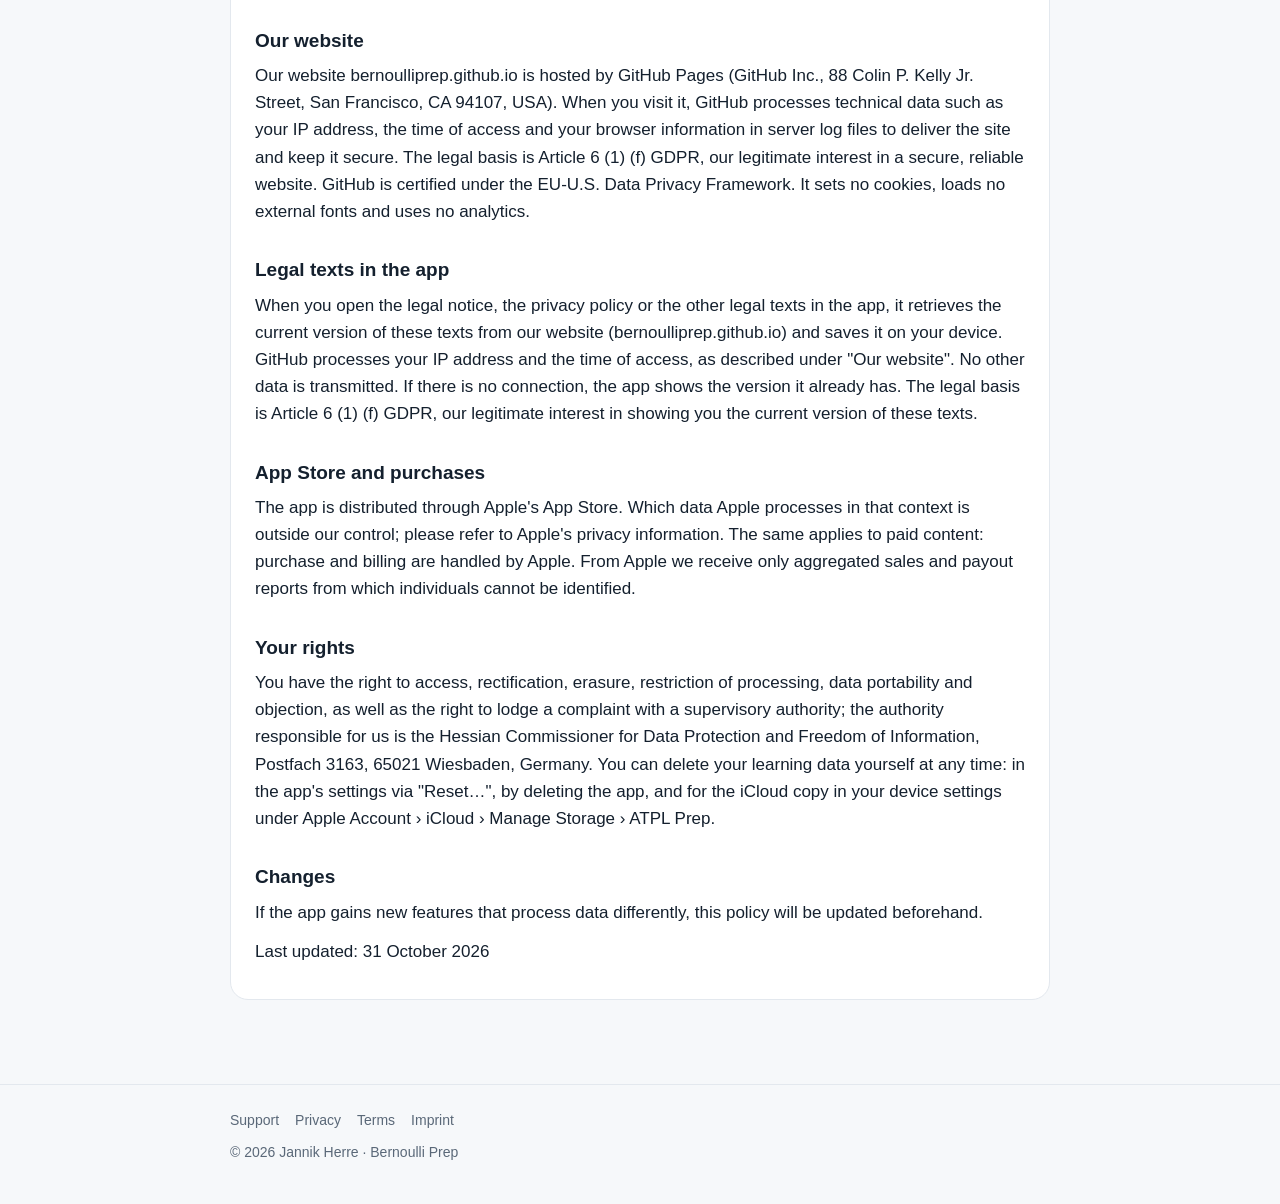
<file: atpl-prep/privacy.html>
<!doctype html>
<html lang="en">
<head>
<meta charset="utf-8">
<meta name="viewport" content="width=device-width, initial-scale=1">
<title>Privacy Policy – ATPL Prep</title>
<meta name="description" content="ATPL Prep app and this website">
<link rel="icon" type="image/png" href="../assets/atpl-prep-32.png">
<link rel="apple-touch-icon" href="../assets/icon-180.png">
<link rel="alternate" hreflang="de" href="datenschutz.html">
<link rel="stylesheet" href="../assets/style.css">
</head>
<body>
<header class="top"><div class="wrap"><nav><a class="brand" href="index.html"><img src="../assets/icon-180.png" alt="">ATPL Prep</a><a href="support.html">Support</a><a href="privacy.html">Privacy</a><a class="lang" href="datenschutz.html" hreflang="de">Deutsch</a></nav></div></header>
<main><div class="wrap">
<article class="page"><h1>Privacy Policy</h1><p class="sub">ATPL Prep app and this website</p><div class="card"><h3>In short</h3>
<p>ATPL Prep has no user account and no servers of ours. Your learning data stays on your devices and, if you use iCloud, in your own iCloud account with Apple. We have no access to it. There is no analytics, no tracking and no advertising.</p>
<h3>Controller</h3>
<p>Jannik Herre, Carl-von-Noorden-Platz 10, 60596 Frankfurt am Main, Germany, <a href="mailto:bernoulliprep@icloud.com">bernoulliprep@icloud.com</a></p>
<h3>What data the app creates</h3>
<p>The app stores your learning progress and your favourites. This includes, for example, which questions you answered correctly, how long you took and how many questions you answered per day. It also stores the content you import, such as question catalogues and handbooks, and the questions you write yourself in the app. If you add a picture to a question, the app receives only the photo you pick; it uses the camera only with your permission and only to take that picture. The picture is stored together with the question. So that you can continue a session on another of your devices, the app also stores a randomly generated device identifier, the type and name of the device (e.g. “Jannik’s iPad”) and – while the app is open – the state of running and paused sessions.</p>
<h3>Sync via iCloud</h3>
<p>If you are signed in to iCloud on your device, the app syncs this data between your devices using Apple&#x27;s iCloud (CloudKit in the app&#x27;s private database, the iCloud key-value store for settings, and the app&#x27;s folder in iCloud Drive for imported content and your own question packs). The data is stored in your personal iCloud account; Apple processes it on our behalf as the provider of the infrastructure, and we cannot see or read it. If you are not signed in to iCloud, or turn off iCloud for ATPL Prep in your device settings, everything stays on the device only. Apple&#x27;s privacy policy applies to iCloud (apple.com/legal/privacy).</p>
<h3>Learning groups</h3>
<p>You can create or join a learning group to compare activity with fellow students. Groups are entirely optional. When you are in a group, the following is visible to all members of that group: the display name you choose and the number of questions you answered per day. No answers, results or other data are shared. A group is stored in the iCloud account of the person who created it and is shared through Apple&#x27;s iCloud sharing; anyone can join only via the invitation link. You can leave a group at any time, which removes your entry; the creator can remove members and rename the group. The legal basis is Article 6 (1) (b) GDPR, as you use this feature at your own request.</p>
<h3>Nothing is sent to us</h3>
<p>There is no sign-in with us. We operate no servers for the app to send data to. We collect no usage statistics, use no analytics or tracking tools, and include no advertising networks.</p>
<h3>Contacting us by email</h3>
<p>If you write to us through the support function or directly by email, we process your email address and the content of your message in order to reply. Emails sent from the app&#x27;s support function contain the app version, device model and system version so we can help you more quickly; you can delete these lines before sending. The legal basis is Article 6 (1) (f) GDPR, our legitimate interest in answering your enquiry. We delete the message once it has been dealt with and no retention obligation applies.</p>
<h3>Our website</h3>
<p>Our website bernoulliprep.github.io is hosted by GitHub Pages (GitHub Inc., 88 Colin P. Kelly Jr. Street, San Francisco, CA 94107, USA). When you visit it, GitHub processes technical data such as your IP address, the time of access and your browser information in server log files to deliver the site and keep it secure. The legal basis is Article 6 (1) (f) GDPR, our legitimate interest in a secure, reliable website. GitHub is certified under the EU-U.S. Data Privacy Framework. It sets no cookies, loads no external fonts and uses no analytics.</p>
<h3>Legal texts in the app</h3>
<p>When you open the legal notice, the privacy policy or the other legal texts in the app, it retrieves the current version of these texts from our website (bernoulliprep.github.io) and saves it on your device. GitHub processes your IP address and the time of access, as described under &quot;Our website&quot;. No other data is transmitted. If there is no connection, the app shows the version it already has. The legal basis is Article 6 (1) (f) GDPR, our legitimate interest in showing you the current version of these texts.</p>
<h3>App Store and purchases</h3>
<p>The app is distributed through Apple&#x27;s App Store. Which data Apple processes in that context is outside our control; please refer to Apple&#x27;s privacy information. The same applies to paid content: purchase and billing are handled by Apple. From Apple we receive only aggregated sales and payout reports from which individuals cannot be identified.</p>
<h3>Your rights</h3>
<p>You have the right to access, rectification, erasure, restriction of processing, data portability and objection, as well as the right to lodge a complaint with a supervisory authority; the authority responsible for us is the Hessian Commissioner for Data Protection and Freedom of Information, Postfach 3163, 65021 Wiesbaden, Germany. You can delete your learning data yourself at any time: in the app&#x27;s settings via &quot;Reset…&quot;, by deleting the app, and for the iCloud copy in your device settings under Apple Account › iCloud › Manage Storage › ATPL Prep.</p>
<h3>Changes</h3>
<p>If the app gains new features that process data differently, this policy will be updated beforehand.</p>
<p>Last updated: 31 October 2026</p></div></article>
</div></main>
<footer><div class="wrap"><div class="links"><a href="support.html">Support</a><a href="privacy.html">Privacy</a><a href="terms.html">Terms</a><a href="../imprint.html">Imprint</a></div><div style="margin-top:10px">© 2026 Jannik Herre · <a href="../index.html">Bernoulli Prep</a></div></div></footer>
</body>
</html>
</file>
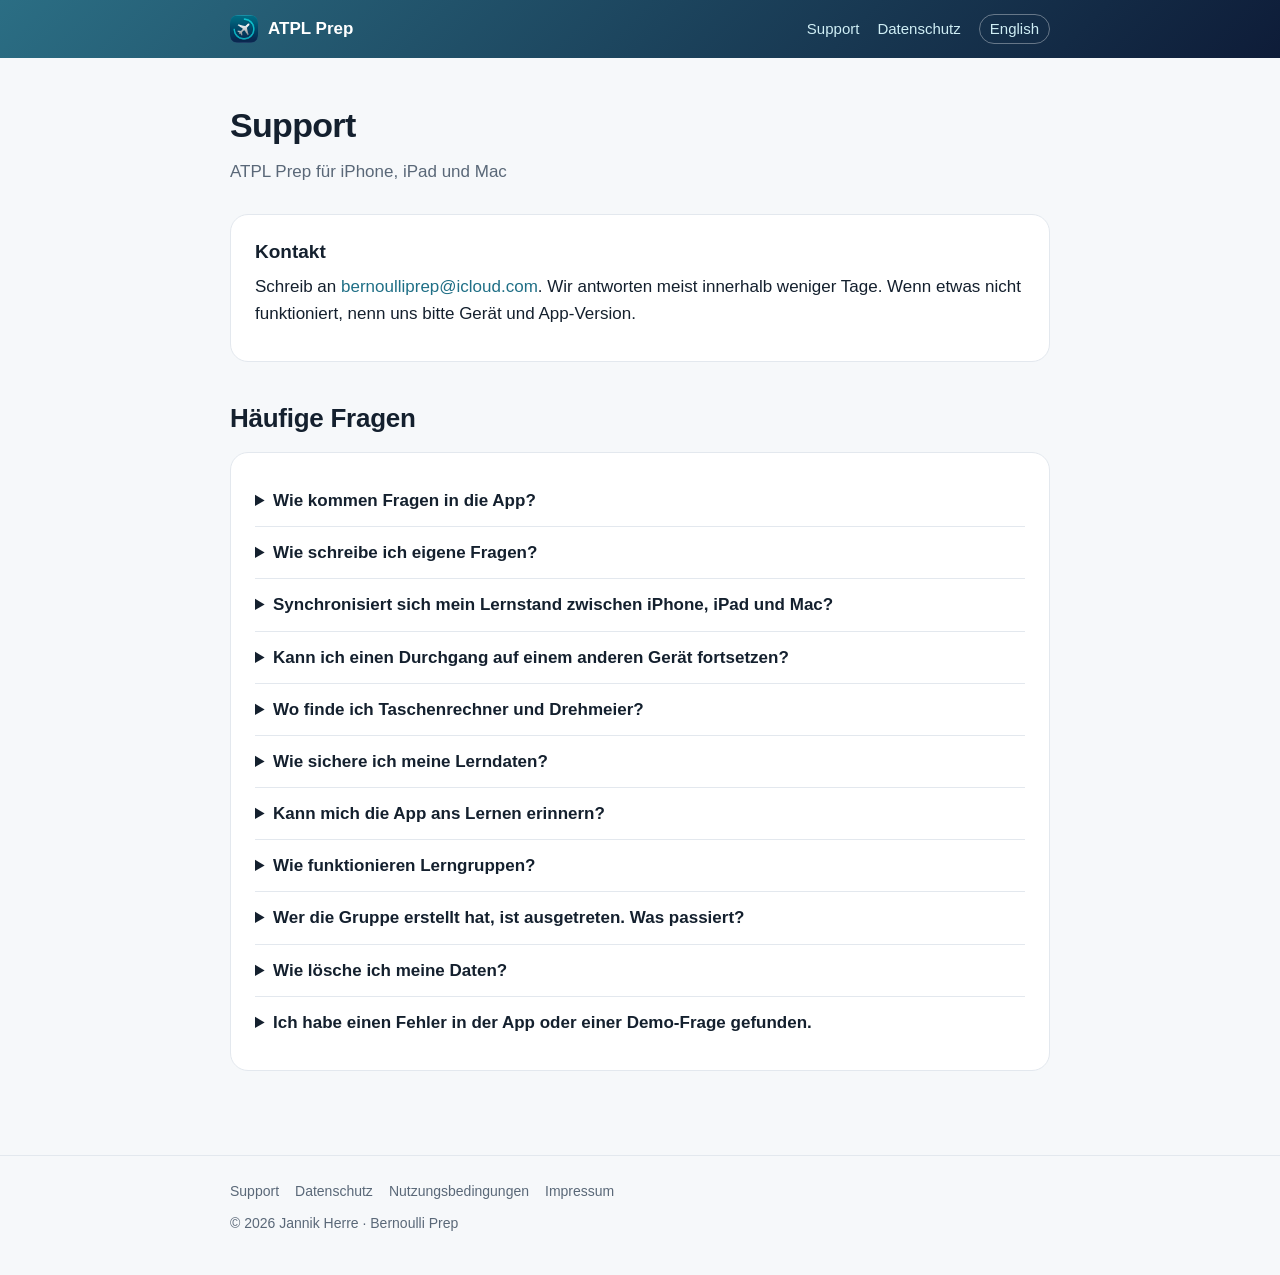
<file: atpl-prep/support-de.html>
<!doctype html>
<html lang="de">
<head>
<meta charset="utf-8">
<meta name="viewport" content="width=device-width, initial-scale=1">
<title>Support – ATPL Prep</title>
<meta name="description" content="Support and FAQ for ATPL Prep.">
<link rel="icon" type="image/png" href="../assets/atpl-prep-32.png">
<link rel="apple-touch-icon" href="../assets/icon-180.png">
<link rel="alternate" hreflang="en" href="support.html">
<link rel="stylesheet" href="../assets/style.css">
</head>
<body>
<header class="top"><div class="wrap"><nav><a class="brand" href="de.html"><img src="../assets/icon-180.png" alt="">ATPL Prep</a><a href="support-de.html">Support</a><a href="datenschutz.html">Datenschutz</a><a class="lang" href="support.html" hreflang="en">English</a></nav></div></header>
<main><div class="wrap">
<article class="page"><h1>Support</h1><p class="sub">ATPL Prep für iPhone, iPad und Mac</p><div class="card"><h3 style="margin-top:0">Kontakt</h3><p>Schreib an <a href="mailto:bernoulliprep@icloud.com?subject=ATPL%20Prep%20Feedback">bernoulliprep@icloud.com</a>. Wir antworten meist innerhalb weniger Tage. Wenn etwas nicht funktioniert, nenn uns bitte Gerät und App-Version.</p></div><h2>Häufige Fragen</h2><div class="card"><details><summary>Wie kommen Fragen in die App?</summary><p>Die App enthält eine Demo mit Beispielfragen zu jedem Fach. Eigene Fragenkataloge importierst du als Excel- oder CSV-Tabelle oder als ZIP mit Bildern – unter Einstellungen › Importieren › Mit einer Tabelle findest du eine Vorlage mit Beispielen und eine Schritt-für-Schritt-Anleitung. Oder du schreibst Fragen direkt in der App.</p></details><details><summary>Wie schreibe ich eigene Fragen?</summary><p>Unter Einstellungen › Importieren › Eigene Fragen schreiben legst du ein Fragenpaket an und fügst mit + Fragen hinzu. Pflicht sind nur Fach, Frage und mindestens zwei Antworten; Kapitel, Bild, Erklärung und Handbuchseiten sind optional. Neue Fragen erscheinen sofort in ihrem Fach und auch auf deinen anderen Geräten. Unter Einstellungen › Inhalte › Bearbeiten › Teilen gibst du ein Paket als Excel oder CSV weiter, bearbeitest es und importierst es wieder – dein Lernstand bleibt.</p></details><details><summary>Synchronisiert sich mein Lernstand zwischen iPhone, iPad und Mac?</summary><p>Ja, wenn du auf allen Geräten mit demselben Apple Account bei iCloud angemeldet bist und iCloud für ATPL Prep aktiviert ist. Auf iPhone und iPad zum Aktualisieren nach unten ziehen, auf dem Mac den Aktualisieren-Knopf nutzen.</p></details><details><summary>Kann ich einen Durchgang auf einem anderen Gerät fortsetzen?</summary><p>Ja. Ein laufender oder pausierter Durchgang erscheint auf der Trainingsseite deiner anderen Geräte, solange das Gerät, auf dem er läuft, online ist und ATPL Prep geöffnet hat – mit „Übernehmen“ machst du genau dort weiter, wo du warst. Zum Pausieren beendest du den Durchgang und wählst „Später fortsetzen“. Dafür braucht es iCloud auf allen Geräten.</p></details><details><summary>Wo finde ich Taschenrechner und Drehmeier?</summary><p>Im Durchgang über die beiden Knöpfe oben rechts. Außerhalb eines Durchgangs über die Karte „Werkzeuge“ auf der Trainingsseite; auf dem Mac zusätzlich im Menü „Fenster“. Im Drehmeier drehst du Scheibe und Läufer mit dem Finger oder der Maus, zoomst mit den Lupen-Knöpfen, per Doppeltipp oder mit zwei Fingern und verschiebst den Ausschnitt auf der kleinen Übersichtskarte.</p></details><details><summary>Wie sichere ich meine Lerndaten?</summary><p>Unter Einstellungen › Synchronisierung &amp; Sicherung › Sicherung exportieren. Die Sicherung ist eine Datei mit Lernstand und Verlauf, auf Wunsch mit allen Inhalten. Mit „Sicherung importieren“ spielst du sie wieder ein – sie wird mit deinen aktuellen Daten zusammengeführt.</p></details><details><summary>Kann mich die App ans Lernen erinnern?</summary><p>Ja. Unter Einstellungen › Erinnerung wählst du täglich oder wöchentlich und eine Uhrzeit. An Tagen, an denen du schon gelernt hast, kommt keine Erinnerung.</p></details><details><summary>Wie funktionieren Lerngruppen?</summary><p>Erstelle im Tab Aktivität eine Gruppe und teile den Einladungslink mit deinem Kurs. Mitglieder sehen gegenseitig nur den Anzeigenamen und die Anzahl der Fragen pro Tag. Du kannst eine Gruppe jederzeit verlassen.</p></details><details><summary>Wer die Gruppe erstellt hat, ist ausgetreten. Was passiert?</summary><p>Eine Gruppe liegt in der iCloud der Person, die sie erstellt hat. Verlässt oder löscht sie die Gruppe, endet sie für alle; erstellt dann einfach eine neue.</p></details><details><summary>Wie lösche ich meine Daten?</summary><p>In den Einstellungen der App über „Zurücksetzen …“ oder durch Löschen der App. Die Kopie in iCloud entfernst du in den Einstellungen deines Geräts unter Apple Account › iCloud › Speicher verwalten.</p></details><details><summary>Ich habe einen Fehler in der App oder einer Demo-Frage gefunden.</summary><p>Danke! Schreib uns bitte, am besten über „Support kontaktieren“ in den Einstellungen der App – dann sind App-Version und Gerät gleich dabei.</p></details></div></article>
</div></main>
<footer><div class="wrap"><div class="links"><a href="support-de.html">Support</a><a href="datenschutz.html">Datenschutz</a><a href="nutzungsbedingungen.html">Nutzungsbedingungen</a><a href="../impressum.html">Impressum</a></div><div style="margin-top:10px">© 2026 Jannik Herre · <a href="../de/index.html">Bernoulli Prep</a></div></div></footer>
</body>
</html>
</file>
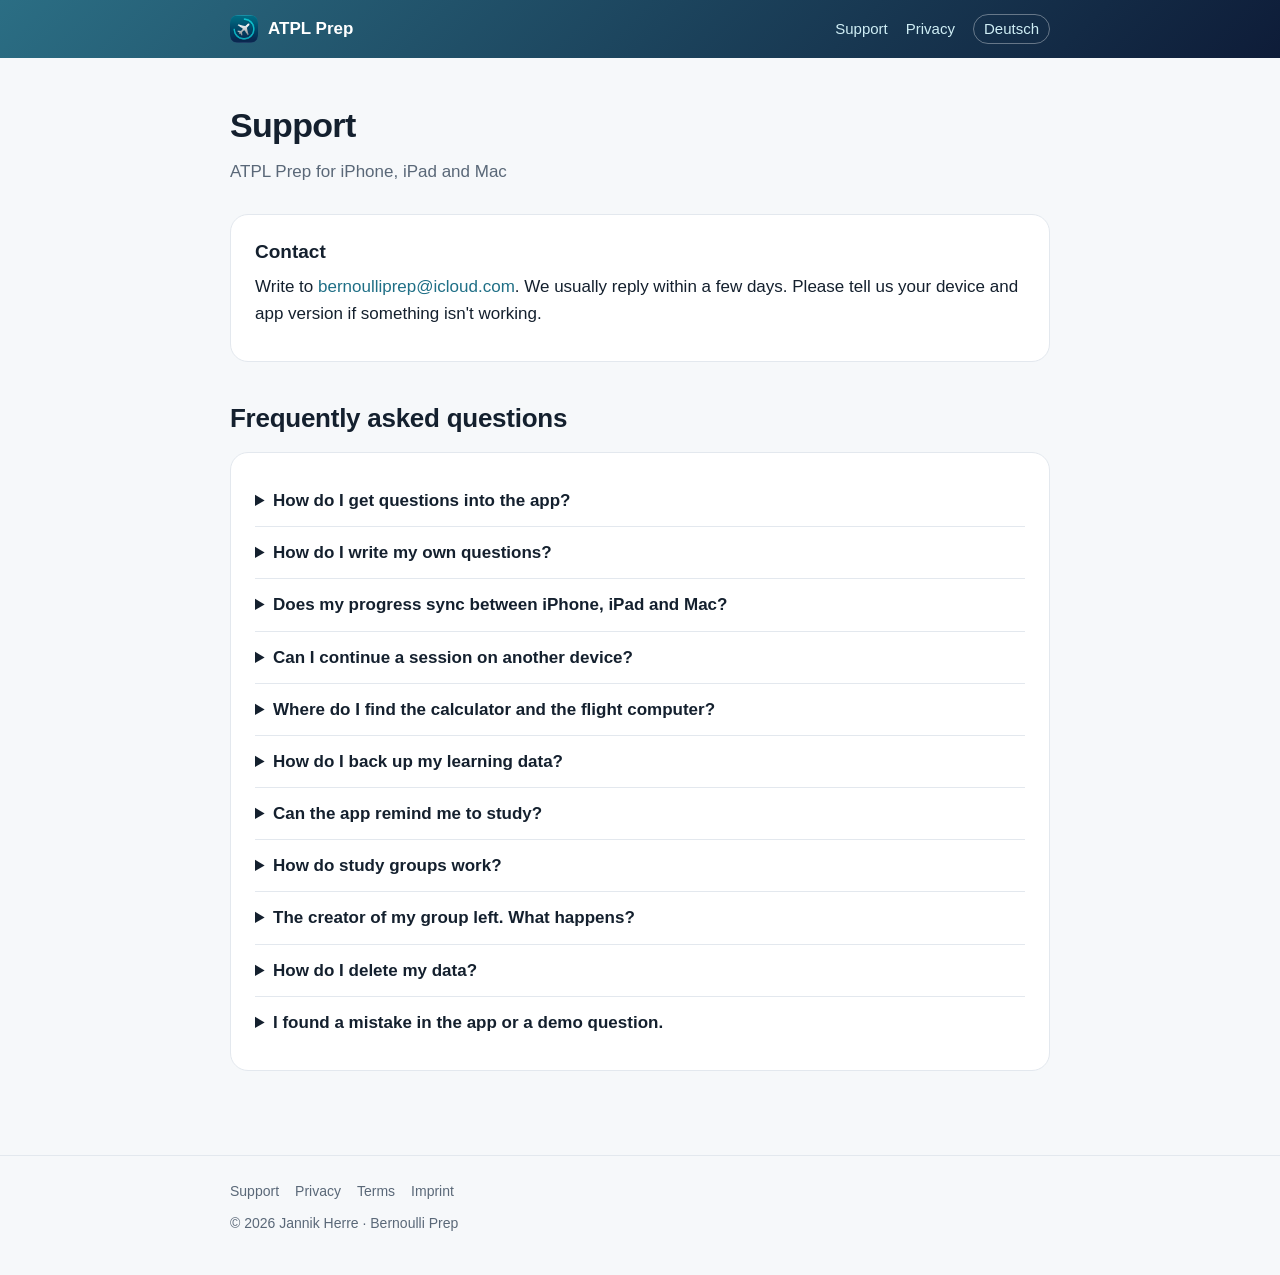
<file: atpl-prep/support.html>
<!doctype html>
<html lang="en">
<head>
<meta charset="utf-8">
<meta name="viewport" content="width=device-width, initial-scale=1">
<title>Support – ATPL Prep</title>
<meta name="description" content="Support and FAQ for ATPL Prep.">
<link rel="icon" type="image/png" href="../assets/atpl-prep-32.png">
<link rel="apple-touch-icon" href="../assets/icon-180.png">
<link rel="alternate" hreflang="de" href="support-de.html">
<link rel="stylesheet" href="../assets/style.css">
</head>
<body>
<header class="top"><div class="wrap"><nav><a class="brand" href="index.html"><img src="../assets/icon-180.png" alt="">ATPL Prep</a><a href="support.html">Support</a><a href="privacy.html">Privacy</a><a class="lang" href="support-de.html" hreflang="de">Deutsch</a></nav></div></header>
<main><div class="wrap">
<article class="page"><h1>Support</h1><p class="sub">ATPL Prep for iPhone, iPad and Mac</p><div class="card"><h3 style="margin-top:0">Contact</h3><p>Write to <a href="mailto:bernoulliprep@icloud.com?subject=ATPL%20Prep%20Feedback">bernoulliprep@icloud.com</a>. We usually reply within a few days. Please tell us your device and app version if something isn't working.</p></div><h2>Frequently asked questions</h2><div class="card"><details><summary>How do I get questions into the app?</summary><p>The app includes a demo with sample questions for every subject. You can import your own question catalogues as an Excel or CSV table, or as a ZIP with pictures – Settings › Import › Use a spreadsheet has a template with examples and a step-by-step guide. Or write questions yourself right in the app.</p></details><details><summary>How do I write my own questions?</summary><p>Go to Settings › Import › Write your own questions, create a question pack and add questions with +. Only subject, question and at least two answers are required; chapter, picture, explanation and handbook pages are optional. New questions show up in their subject right away and on your other devices too. Under Settings › Content › Edit › Share you can share a pack as Excel or CSV, edit it and import it again – your progress is kept.</p></details><details><summary>Does my progress sync between iPhone, iPad and Mac?</summary><p>Yes, if you are signed in to iCloud with the same Apple Account on all devices and iCloud is enabled for ATPL Prep. Pull down to refresh on iPhone and iPad, or use the refresh button on the Mac.</p></details><details><summary>Can I continue a session on another device?</summary><p>Yes. A running or paused session appears on the Training page of your other devices while the device it runs on is online with ATPL Prep open – tap “Take over” to continue right where you left off. To pause a session, end it and choose “Continue later”. This needs iCloud on all devices.</p></details><details><summary>Where do I find the calculator and the flight computer?</summary><p>In a session, use the two buttons at the top right. Outside a session, open the Tools card on the Training page; on the Mac they are also in the Window menu. In the flight computer you turn the disc and the cursor with your finger or the mouse, zoom with the magnifier buttons, a double tap or two fingers, and move the view on the small overview map.</p></details><details><summary>How do I back up my learning data?</summary><p>In Settings › Sync &amp; backup › Export backup. The backup is one file with your progress and history, optionally with all your content. Restore it with Import backup – it is merged with your current data.</p></details><details><summary>Can the app remind me to study?</summary><p>Yes. In Settings › Reminder you choose daily or weekly and a time. On days you have already studied, there is no reminder.</p></details><details><summary>How do study groups work?</summary><p>On the Activity tab, create a group and share the invitation link with your class. Members see each other&#x27;s display name and the number of questions answered per day, nothing else. You can leave a group at any time.</p></details><details><summary>The creator of my group left. What happens?</summary><p>A group is stored in the creator&#x27;s iCloud. If the creator leaves or deletes it, the group ends for everyone; simply create a new one.</p></details><details><summary>How do I delete my data?</summary><p>In the app&#x27;s settings use &quot;Reset…&quot;, or delete the app. The iCloud copy can be removed in your device settings under Apple Account › iCloud › Manage Storage.</p></details><details><summary>I found a mistake in the app or a demo question.</summary><p>Thank you! Please write to us, ideally via &quot;Contact support&quot; in the app&#x27;s settings – it adds your app version and device automatically.</p></details></div></article>
</div></main>
<footer><div class="wrap"><div class="links"><a href="support.html">Support</a><a href="privacy.html">Privacy</a><a href="terms.html">Terms</a><a href="../imprint.html">Imprint</a></div><div style="margin-top:10px">© 2026 Jannik Herre · <a href="../index.html">Bernoulli Prep</a></div></div></footer>
</body>
</html>
</file>
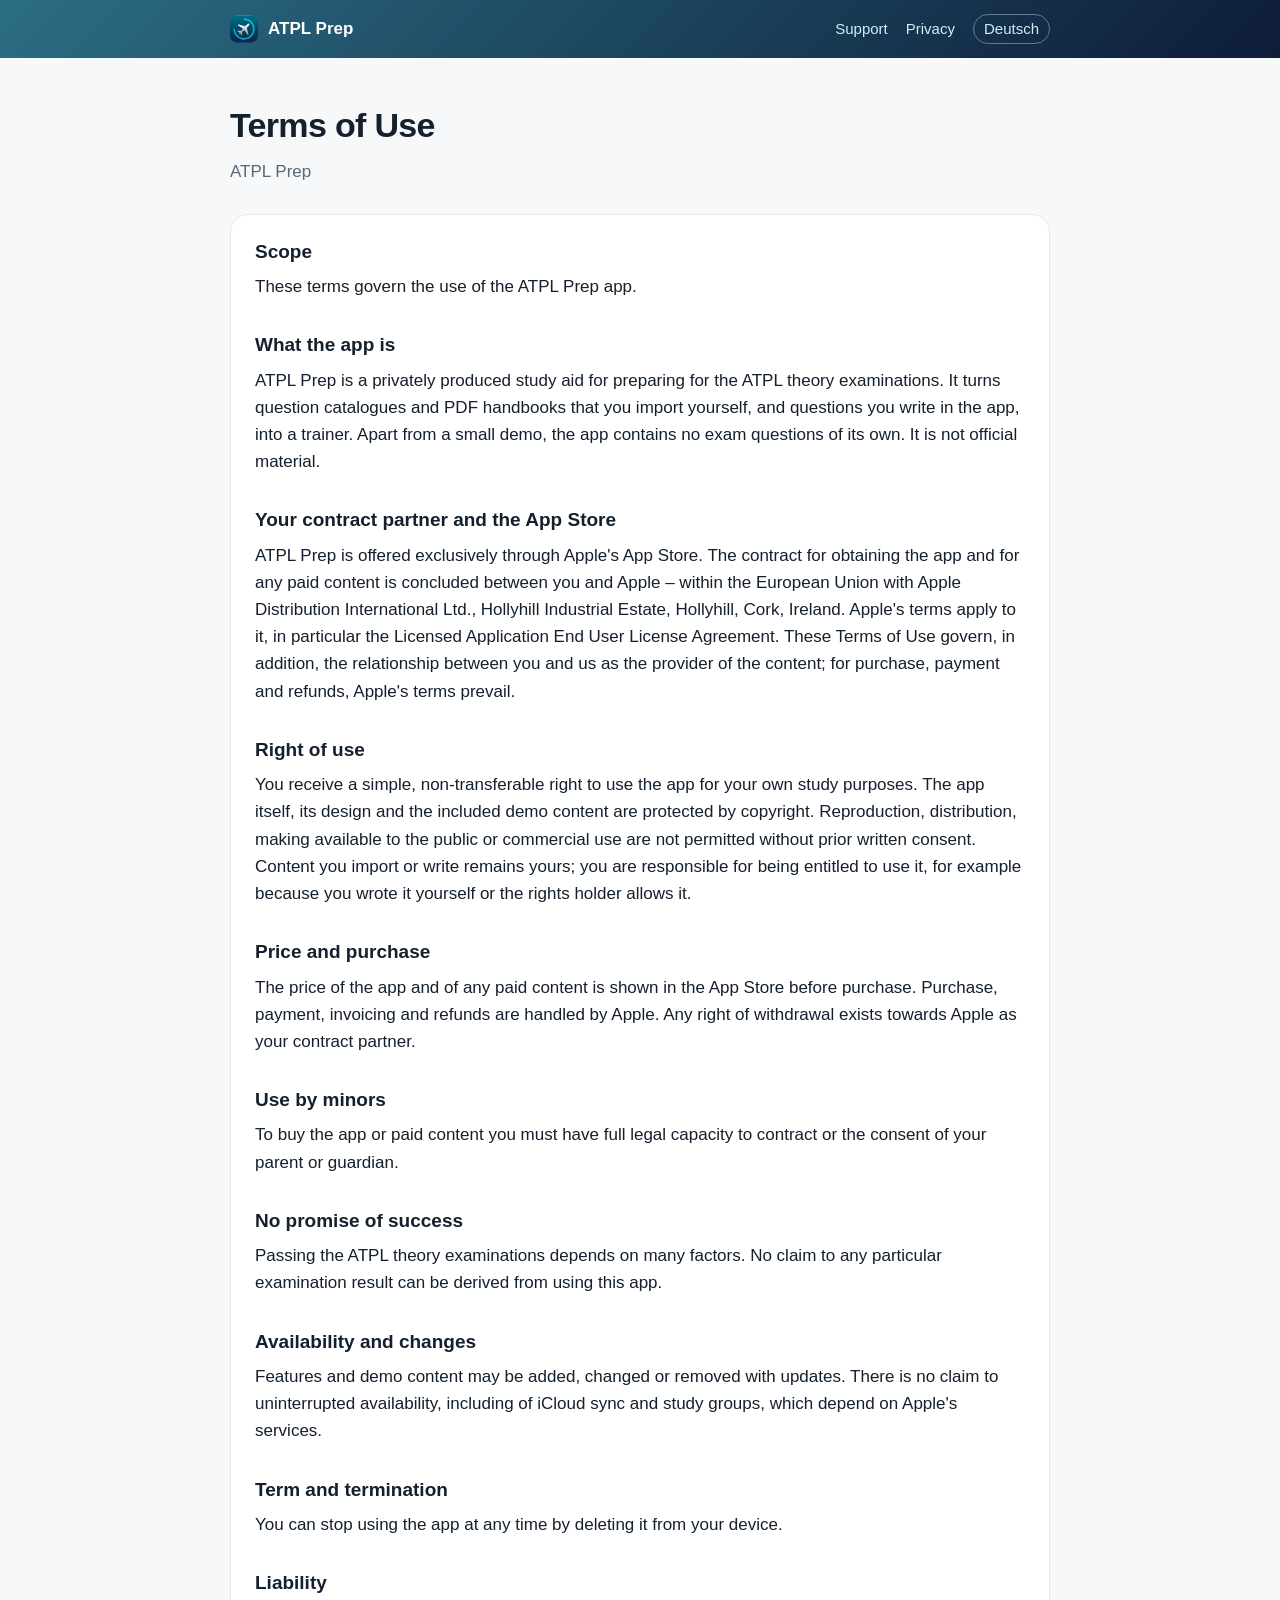
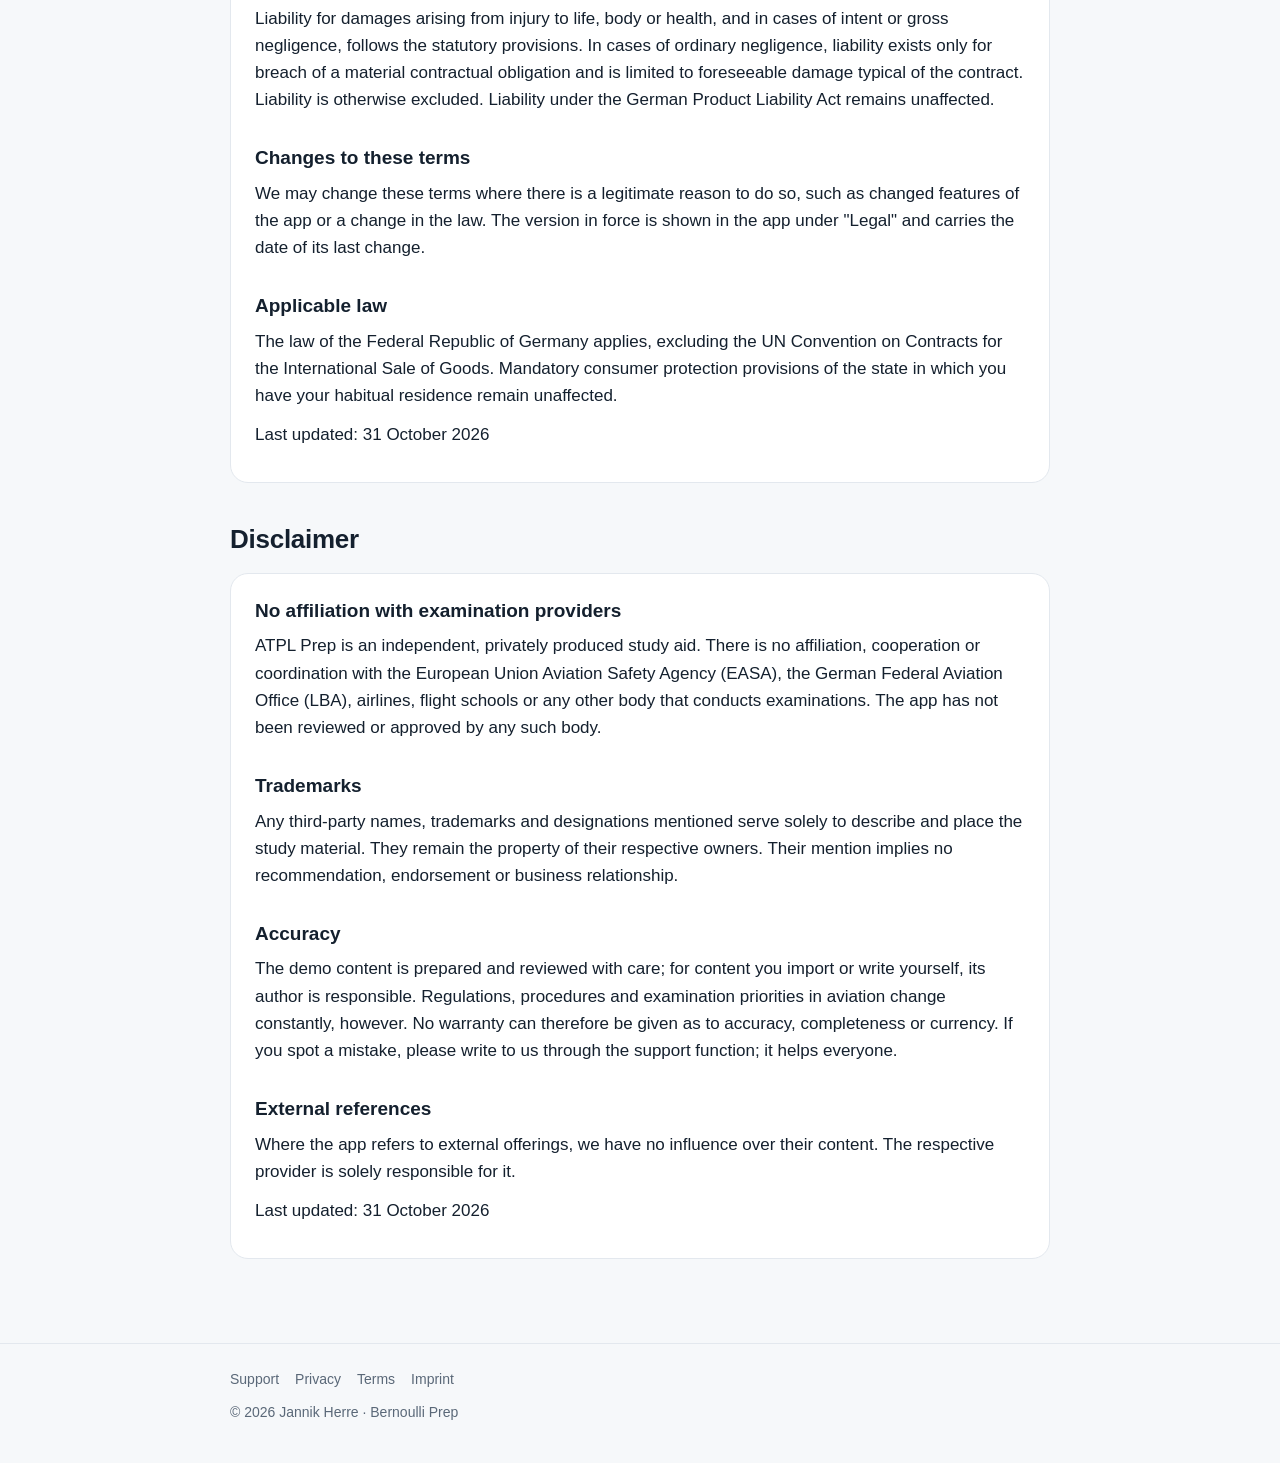
<file: atpl-prep/terms.html>
<!doctype html>
<html lang="en">
<head>
<meta charset="utf-8">
<meta name="viewport" content="width=device-width, initial-scale=1">
<title>Terms of Use – ATPL Prep</title>
<meta name="description" content="ATPL Prep">
<link rel="icon" type="image/png" href="../assets/atpl-prep-32.png">
<link rel="apple-touch-icon" href="../assets/icon-180.png">
<link rel="alternate" hreflang="de" href="nutzungsbedingungen.html">
<link rel="stylesheet" href="../assets/style.css">
</head>
<body>
<header class="top"><div class="wrap"><nav><a class="brand" href="index.html"><img src="../assets/icon-180.png" alt="">ATPL Prep</a><a href="support.html">Support</a><a href="privacy.html">Privacy</a><a class="lang" href="nutzungsbedingungen.html" hreflang="de">Deutsch</a></nav></div></header>
<main><div class="wrap">
<article class="page"><h1>Terms of Use</h1><p class="sub">ATPL Prep</p><div class="card"><h3>Scope</h3>
<p>These terms govern the use of the ATPL Prep app.</p>
<h3>What the app is</h3>
<p>ATPL Prep is a privately produced study aid for preparing for the ATPL theory examinations. It turns question catalogues and PDF handbooks that you import yourself, and questions you write in the app, into a trainer. Apart from a small demo, the app contains no exam questions of its own. It is not official material.</p>
<h3>Your contract partner and the App Store</h3>
<p>ATPL Prep is offered exclusively through Apple&#x27;s App Store. The contract for obtaining the app and for any paid content is concluded between you and Apple – within the European Union with Apple Distribution International Ltd., Hollyhill Industrial Estate, Hollyhill, Cork, Ireland. Apple&#x27;s terms apply to it, in particular the Licensed Application End User License Agreement. These Terms of Use govern, in addition, the relationship between you and us as the provider of the content; for purchase, payment and refunds, Apple&#x27;s terms prevail.</p>
<h3>Right of use</h3>
<p>You receive a simple, non-transferable right to use the app for your own study purposes. The app itself, its design and the included demo content are protected by copyright. Reproduction, distribution, making available to the public or commercial use are not permitted without prior written consent. Content you import or write remains yours; you are responsible for being entitled to use it, for example because you wrote it yourself or the rights holder allows it.</p>
<h3>Price and purchase</h3>
<p>The price of the app and of any paid content is shown in the App Store before purchase. Purchase, payment, invoicing and refunds are handled by Apple. Any right of withdrawal exists towards Apple as your contract partner.</p>
<h3>Use by minors</h3>
<p>To buy the app or paid content you must have full legal capacity to contract or the consent of your parent or guardian.</p>
<h3>No promise of success</h3>
<p>Passing the ATPL theory examinations depends on many factors. No claim to any particular examination result can be derived from using this app.</p>
<h3>Availability and changes</h3>
<p>Features and demo content may be added, changed or removed with updates. There is no claim to uninterrupted availability, including of iCloud sync and study groups, which depend on Apple&#x27;s services.</p>
<h3>Term and termination</h3>
<p>You can stop using the app at any time by deleting it from your device.</p>
<h3>Liability</h3>
<p>Liability for damages arising from injury to life, body or health, and in cases of intent or gross negligence, follows the statutory provisions. In cases of ordinary negligence, liability exists only for breach of a material contractual obligation and is limited to foreseeable damage typical of the contract. Liability is otherwise excluded. Liability under the German Product Liability Act remains unaffected.</p>
<h3>Changes to these terms</h3>
<p>We may change these terms where there is a legitimate reason to do so, such as changed features of the app or a change in the law. The version in force is shown in the app under &quot;Legal&quot; and carries the date of its last change.</p>
<h3>Applicable law</h3>
<p>The law of the Federal Republic of Germany applies, excluding the UN Convention on Contracts for the International Sale of Goods. Mandatory consumer protection provisions of the state in which you have your habitual residence remain unaffected.</p>
<p>Last updated: 31 October 2026</p></div><h2>Disclaimer</h2><div class="card"><h3>No affiliation with examination providers</h3>
<p>ATPL Prep is an independent, privately produced study aid. There is no affiliation, cooperation or coordination with the European Union Aviation Safety Agency (EASA), the German Federal Aviation Office (LBA), airlines, flight schools or any other body that conducts examinations. The app has not been reviewed or approved by any such body.</p>
<h3>Trademarks</h3>
<p>Any third-party names, trademarks and designations mentioned serve solely to describe and place the study material. They remain the property of their respective owners. Their mention implies no recommendation, endorsement or business relationship.</p>
<h3>Accuracy</h3>
<p>The demo content is prepared and reviewed with care; for content you import or write yourself, its author is responsible. Regulations, procedures and examination priorities in aviation change constantly, however. No warranty can therefore be given as to accuracy, completeness or currency. If you spot a mistake, please write to us through the support function; it helps everyone.</p>
<h3>External references</h3>
<p>Where the app refers to external offerings, we have no influence over their content. The respective provider is solely responsible for it.</p>
<p>Last updated: 31 October 2026</p></div></article>
</div></main>
<footer><div class="wrap"><div class="links"><a href="support.html">Support</a><a href="privacy.html">Privacy</a><a href="terms.html">Terms</a><a href="../imprint.html">Imprint</a></div><div style="margin-top:10px">© 2026 Jannik Herre · <a href="../index.html">Bernoulli Prep</a></div></div></footer>
</body>
</html>
</file>
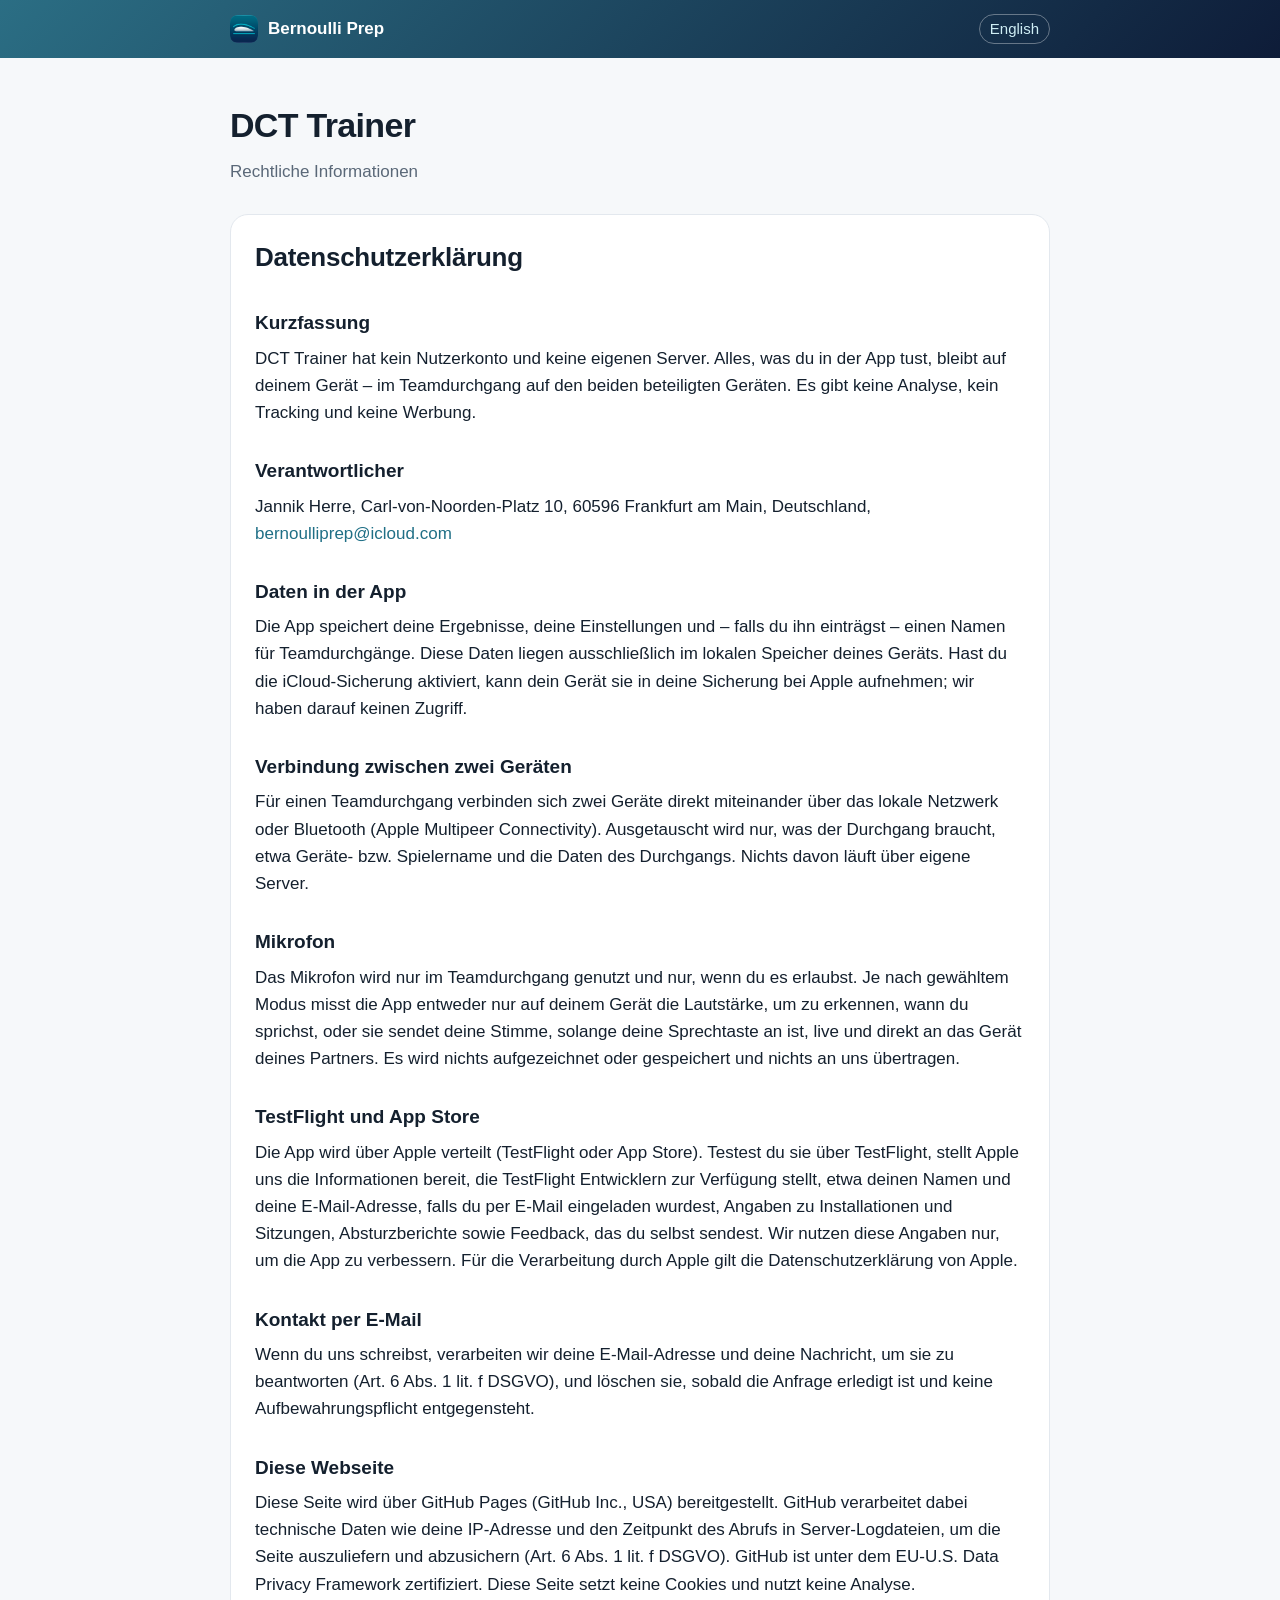
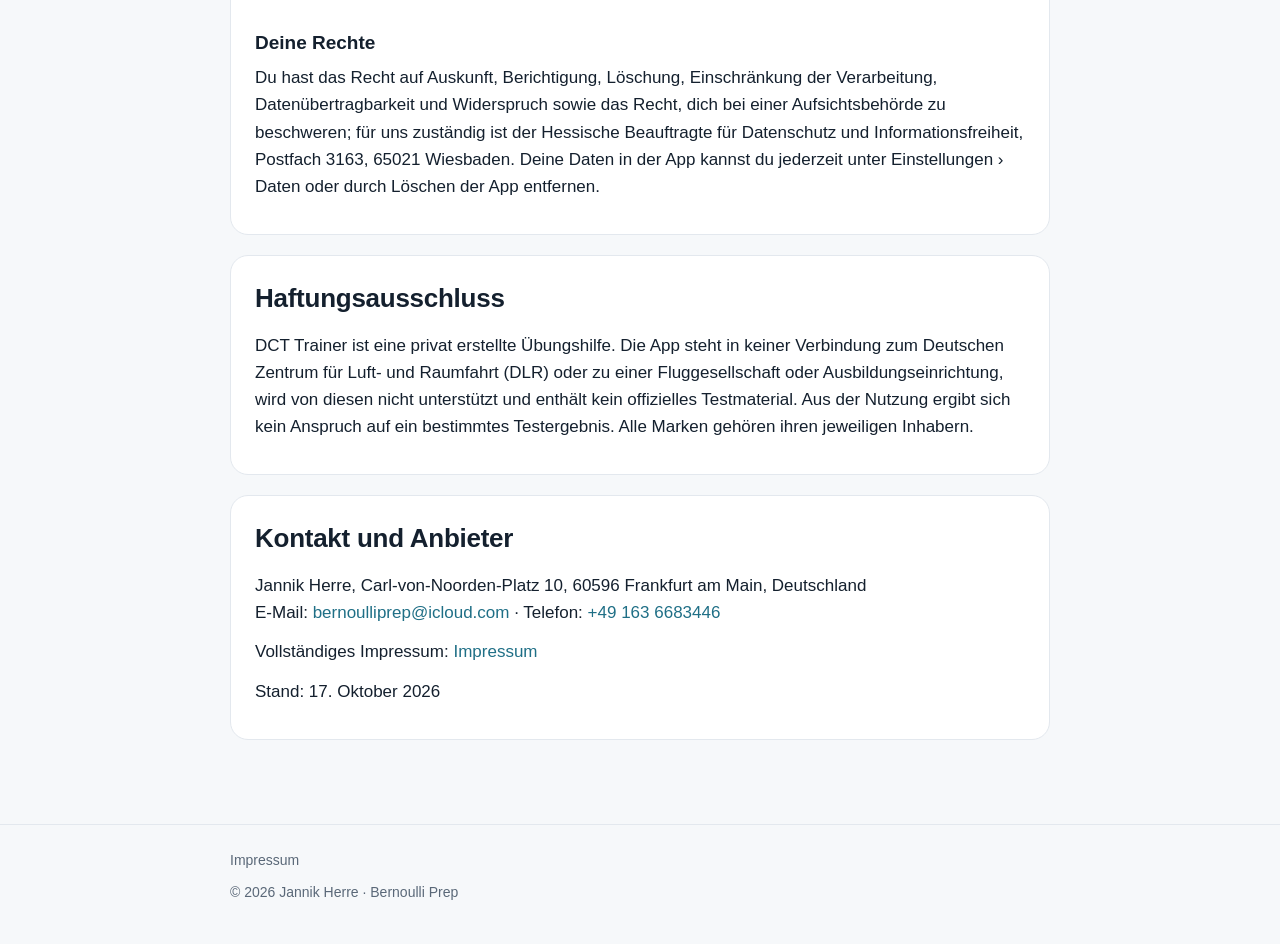
<file: dct-trainer/de.html>
<!doctype html>
<html lang="de">
<head>
<meta charset="utf-8">
<meta name="viewport" content="width=device-width, initial-scale=1">
<meta name="robots" content="noindex, nofollow">
<title>DCT Trainer – Rechtliches</title>
<meta name="description" content="Legal information for the DCT Trainer app">
<link rel="icon" type="image/png" href="../favicon.png">
<link rel="apple-touch-icon" href="../assets/bernoulli-prep-180.png">
<link rel="alternate" hreflang="en" href="index.html">
<link rel="stylesheet" href="../assets/style.css">
<style>.page .card h2{margin-top:0}.page .card+.card{margin-top:20px}</style>
</head>
<body>
<header class="top"><div class="wrap"><nav><a class="brand" href="../de/index.html"><img src="../assets/bernoulli-prep-180.png" alt="">Bernoulli Prep</a><a class="lang" href="index.html" hreflang="en">English</a></nav></div></header>
<main><div class="wrap">
<article class="page"><h1>DCT Trainer</h1><p class="sub">Rechtliche Informationen</p>
<div class="card" id="datenschutz"><h2>Datenschutzerklärung</h2>
<h3>Kurzfassung</h3>
<p>DCT Trainer hat kein Nutzerkonto und keine eigenen Server. Alles, was du in der App tust, bleibt auf deinem Gerät – im Teamdurchgang auf den beiden beteiligten Geräten. Es gibt keine Analyse, kein Tracking und keine Werbung.</p>
<h3>Verantwortlicher</h3>
<p>Jannik Herre, Carl-von-Noorden-Platz 10, 60596 Frankfurt am Main, Deutschland, <a href="mailto:bernoulliprep@icloud.com">bernoulliprep@icloud.com</a></p>
<h3>Daten in der App</h3>
<p>Die App speichert deine Ergebnisse, deine Einstellungen und – falls du ihn einträgst – einen Namen für Teamdurchgänge. Diese Daten liegen ausschließlich im lokalen Speicher deines Geräts. Hast du die iCloud-Sicherung aktiviert, kann dein Gerät sie in deine Sicherung bei Apple aufnehmen; wir haben darauf keinen Zugriff.</p>
<h3>Verbindung zwischen zwei Geräten</h3>
<p>Für einen Teamdurchgang verbinden sich zwei Geräte direkt miteinander über das lokale Netzwerk oder Bluetooth (Apple Multipeer Connectivity). Ausgetauscht wird nur, was der Durchgang braucht, etwa Geräte- bzw. Spielername und die Daten des Durchgangs. Nichts davon läuft über eigene Server.</p>
<h3>Mikrofon</h3>
<p>Das Mikrofon wird nur im Teamdurchgang genutzt und nur, wenn du es erlaubst. Je nach gewähltem Modus misst die App entweder nur auf deinem Gerät die Lautstärke, um zu erkennen, wann du sprichst, oder sie sendet deine Stimme, solange deine Sprechtaste an ist, live und direkt an das Gerät deines Partners. Es wird nichts aufgezeichnet oder gespeichert und nichts an uns übertragen.</p>
<h3>TestFlight und App Store</h3>
<p>Die App wird über Apple verteilt (TestFlight oder App Store). Testest du sie über TestFlight, stellt Apple uns die Informationen bereit, die TestFlight Entwicklern zur Verfügung stellt, etwa deinen Namen und deine E-Mail-Adresse, falls du per E-Mail eingeladen wurdest, Angaben zu Installationen und Sitzungen, Absturzberichte sowie Feedback, das du selbst sendest. Wir nutzen diese Angaben nur, um die App zu verbessern. Für die Verarbeitung durch Apple gilt die Datenschutzerklärung von Apple.</p>
<h3>Kontakt per E-Mail</h3>
<p>Wenn du uns schreibst, verarbeiten wir deine E-Mail-Adresse und deine Nachricht, um sie zu beantworten (Art. 6 Abs. 1 lit. f DSGVO), und löschen sie, sobald die Anfrage erledigt ist und keine Aufbewahrungspflicht entgegensteht.</p>
<h3>Diese Webseite</h3>
<p>Diese Seite wird über GitHub Pages (GitHub Inc., USA) bereitgestellt. GitHub verarbeitet dabei technische Daten wie deine IP-Adresse und den Zeitpunkt des Abrufs in Server-Logdateien, um die Seite auszuliefern und abzusichern (Art. 6 Abs. 1 lit. f DSGVO). GitHub ist unter dem EU-U.S. Data Privacy Framework zertifiziert. Diese Seite setzt keine Cookies und nutzt keine Analyse.</p>
<h3>Deine Rechte</h3>
<p>Du hast das Recht auf Auskunft, Berichtigung, Löschung, Einschränkung der Verarbeitung, Datenübertragbarkeit und Widerspruch sowie das Recht, dich bei einer Aufsichtsbehörde zu beschweren; für uns zuständig ist der Hessische Beauftragte für Datenschutz und Informationsfreiheit, Postfach 3163, 65021 Wiesbaden. Deine Daten in der App kannst du jederzeit unter Einstellungen › Daten oder durch Löschen der App entfernen.</p>
</div>
<div class="card" id="haftung"><h2>Haftungsausschluss</h2>
<p>DCT Trainer ist eine privat erstellte Übungshilfe. Die App steht in keiner Verbindung zum Deutschen Zentrum für Luft- und Raumfahrt (DLR) oder zu einer Fluggesellschaft oder Ausbildungseinrichtung, wird von diesen nicht unterstützt und enthält kein offizielles Testmaterial. Aus der Nutzung ergibt sich kein Anspruch auf ein bestimmtes Testergebnis. Alle Marken gehören ihren jeweiligen Inhabern.</p>
</div>
<div class="card" id="kontakt"><h2>Kontakt und Anbieter</h2>
<p>Jannik Herre, Carl-von-Noorden-Platz 10, 60596 Frankfurt am Main, Deutschland<br>E-Mail: <a href="mailto:bernoulliprep@icloud.com">bernoulliprep@icloud.com</a> · Telefon: <a href="tel:+491636683446" style="white-space:nowrap">+49 163 6683446</a></p>
<p>Vollständiges Impressum: <a href="../impressum.html">Impressum</a></p>
<p>Stand: 17. Oktober 2026</p>
</div>
</article>
</div></main>
<footer><div class="wrap"><div class="links"><a href="../impressum.html">Impressum</a></div><div style="margin-top:10px">© 2026 Jannik Herre · <a href="../de/index.html">Bernoulli Prep</a></div></div></footer>
</body>
</html>
</file>
<file: assets/style.css>
:root{--bg:#f6f8fa;--card:#fff;--text:#14202e;--muted:#5a6878;--line:#e3e8ee;--accent:#1F6F86;
--hero1:#2B6E84;--hero2:#0E1C38;--chip:#e8f4f7}
@media (prefers-color-scheme:dark){:root{--bg:#0b1422;--card:#111d2f;--text:#e7edf4;--muted:#9aa8b8;
--line:#22324a;--accent:#7FDCEB;--chip:#15293d}}
*{box-sizing:border-box}
h1,h2,h3,p{overflow-wrap:break-word;hyphens:auto;-webkit-hyphens:auto}
a[href^="mailto:"]{hyphens:none;-webkit-hyphens:none;white-space:nowrap}
html{-webkit-text-size-adjust:100%}
body{margin:0;background:var(--bg);color:var(--text);
font:17px/1.6 -apple-system,BlinkMacSystemFont,"SF Pro Text","Segoe UI",Roboto,Helvetica,Arial,sans-serif}
a{color:var(--accent);text-decoration:none}a:hover{text-decoration:underline}
.wrap{max-width:860px;margin:0 auto;padding:0 20px}
header.top{background:linear-gradient(135deg,var(--hero1),var(--hero2));color:#fff}
header.top nav{display:flex;align-items:center;gap:18px;padding:14px 0;flex-wrap:wrap}
header.top nav a{color:#cfeef5;font-size:15px}
header.top nav .brand{color:#fff;font-weight:700;font-size:17px;margin-right:auto;display:flex;align-items:center;gap:10px}
header.top nav .brand img{width:28px;height:28px;border-radius:7px}
.lang{border:1px solid rgba(255,255,255,.35);border-radius:999px;padding:2px 10px}
.hero{padding:44px 0 56px}
.hero .icon{width:112px;height:112px;border-radius:25px;box-shadow:0 10px 30px rgba(0,0,0,.35)}
.hero h1{font-size:40px;line-height:1.15;margin:18px 0 8px;letter-spacing:-.02em}
.hero p{font-size:20px;color:#d6eef4;margin:0;max-width:620px}
.btn{display:inline-block;margin-top:24px;background:#fff;color:#0E1C38;font-weight:600;padding:11px 20px;border-radius:12px}
.btn:hover{text-decoration:none;opacity:.9}
.btn.soon{background:rgba(255,255,255,.14);color:#fff;border:1px solid rgba(255,255,255,.35)}
main{padding:40px 0 20px}
h2{font-size:26px;letter-spacing:-.01em;margin:36px 0 12px}
.page h1{font-size:34px;letter-spacing:-.02em;margin:0 0 6px}
.page .sub{color:var(--muted);margin:0 0 28px}
.page h3{font-size:19px;margin:30px 0 6px}
.page p{margin:0 0 12px}
.card{background:var(--card);border:1px solid var(--line);border-radius:18px;padding:22px 24px;margin:0 0 16px}
.grid{display:grid;grid-template-columns:repeat(auto-fit,minmax(230px,1fr));gap:16px}
.grid .card h3{margin:0 0 6px;font-size:18px}.grid .card p{margin:0;color:var(--muted);font-size:16px}
.gallery{margin:0 0 8px}
.gbar{display:flex;align-items:center;justify-content:space-between;gap:12px;margin-bottom:14px}
.seg{display:inline-flex;gap:4px;padding:4px;background:var(--card);border:1px solid var(--line);border-radius:999px}
.seg button{font:inherit;font-size:15px;font-weight:600;color:var(--muted);background:none;border:0;border-radius:999px;padding:6px 16px;cursor:pointer}
.seg button[aria-selected="true"]{background:var(--accent);color:var(--card)}
.arrows{display:flex;gap:8px}
.arrows button{width:38px;height:38px;border-radius:50%;border:1px solid var(--line);background:var(--card);color:var(--text);font-size:20px;line-height:1;cursor:pointer;display:flex;align-items:center;justify-content:center}
.arrows button:disabled{opacity:.35;cursor:default}
@media (hover:none){.arrows{display:none}}
main{overflow-x:clip}
.shots{position:relative;display:flex;gap:12px;overflow-x:auto;scroll-snap-type:x mandatory;scrollbar-width:none;
margin:0 calc(50% - 50vw);padding:6px max(20px,calc(50vw - 410px)) 14px;scroll-padding-inline:max(20px,calc(50vw - 410px))}
.shots::-webkit-scrollbar{display:none}
.shots[hidden]{display:none}
/* Schmal: iPad/Mac füllen die Breite (das nächste Bild lugt hervor), iPhone etwa anderthalb Bilder */
.shots img{flex:none;height:auto;width:min(calc(100vw - 56px),640px);border-radius:14px;border:1px solid var(--line);scroll-snap-align:start}
.shots[data-d="iphone"] img{width:min(56vw,250px);border-radius:18px}
/* Breit: nur ganze Bilder in der Textspalte – fünf iPhone-Bilder, je zwei iPad- oder Mac-Bilder */
@media (min-width:900px){.shots{gap:16px;margin:0;padding:6px 0 14px;scroll-padding-inline:0}
.shots img{width:calc((100% - 16px) / 2)}
.shots[data-d="iphone"] img{width:calc((100% - 64px) / 5)}}
.dots{display:flex;justify-content:center;gap:6px;height:8px}
.dots button{width:8px;height:8px;padding:0;border:0;border-radius:4px;background:var(--muted);opacity:.3;cursor:pointer;transition:width .25s,opacity .25s}
.dots button[aria-current="true"]{width:22px;opacity:.85}
/* Vollbild beim Antippen eines Bildes, darin wischen; Esc, × oder Tippen daneben schließt */
.shots img{cursor:zoom-in}
.lb{position:fixed;inset:0;z-index:100;background:rgba(8,12,20,.94);-webkit-backdrop-filter:blur(10px);backdrop-filter:blur(10px)}
.lb[hidden]{display:none}
.lb-track{display:flex;height:100%;overflow-x:auto;scroll-snap-type:x mandatory;scrollbar-width:none;overscroll-behavior:contain}
.lb-track::-webkit-scrollbar{display:none}
.lb-track div{flex:0 0 100%;height:100%;display:flex;align-items:center;justify-content:center;padding:64px 16px 48px;scroll-snap-align:center}
.lb-track img{max-width:100%;max-height:100%;border-radius:14px}
.lb-x,.lb-p,.lb-f{position:absolute;width:42px;height:42px;border-radius:50%;border:0;background:rgba(255,255,255,.16);color:#fff;font-size:24px;line-height:1;cursor:pointer;display:flex;align-items:center;justify-content:center}
.lb-x{top:max(14px,env(safe-area-inset-top));right:14px}
.lb-p,.lb-f{top:50%;transform:translateY(-50%)}.lb-p{left:18px}.lb-f{right:18px}
.lb-p:disabled,.lb-f:disabled{opacity:0;pointer-events:none}
@media (hover:none){.lb-p,.lb-f{display:none}}
.lb-c{position:absolute;left:0;right:0;bottom:max(14px,env(safe-area-inset-bottom));text-align:center;color:rgba(255,255,255,.7);font-size:14px}
.app-row{display:flex;gap:18px;align-items:center}
.app-row img{width:72px;height:72px;border-radius:16px}
.app-row h3{margin:0}.app-row p{margin:2px 0 0;color:var(--muted)}
.chip{display:inline-block;background:var(--chip);color:var(--accent);border-radius:999px;padding:2px 10px;font-size:14px;font-weight:600}
details{border-top:1px solid var(--line);padding:12px 0}details:first-of-type{border-top:0}
summary{cursor:pointer;font-weight:600}details p{margin:8px 0 0;color:var(--muted)}
footer{border-top:1px solid var(--line);margin-top:48px;padding:24px 0 40px;color:var(--muted);font-size:14px}
footer .links{display:flex;flex-wrap:wrap;gap:6px 16px}footer a{color:var(--muted)}
.card>h3:first-child{margin-top:0}
@media (max-width:560px){.page h1{font-size:26px}.hero{padding:24px 0 36px}.hero .icon{width:84px;height:84px;border-radius:19px}.hero h1{font-size:32px;margin-top:14px}main{padding-top:28px}.hero p{font-size:18px}body{font-size:16px}
header.top nav{gap:12px}header.top nav a{font-size:14px}header.top nav .brand{font-size:15px;gap:8px}header.top nav .brand img{width:24px;height:24px}.lang{padding:1px 8px}}
</file>
